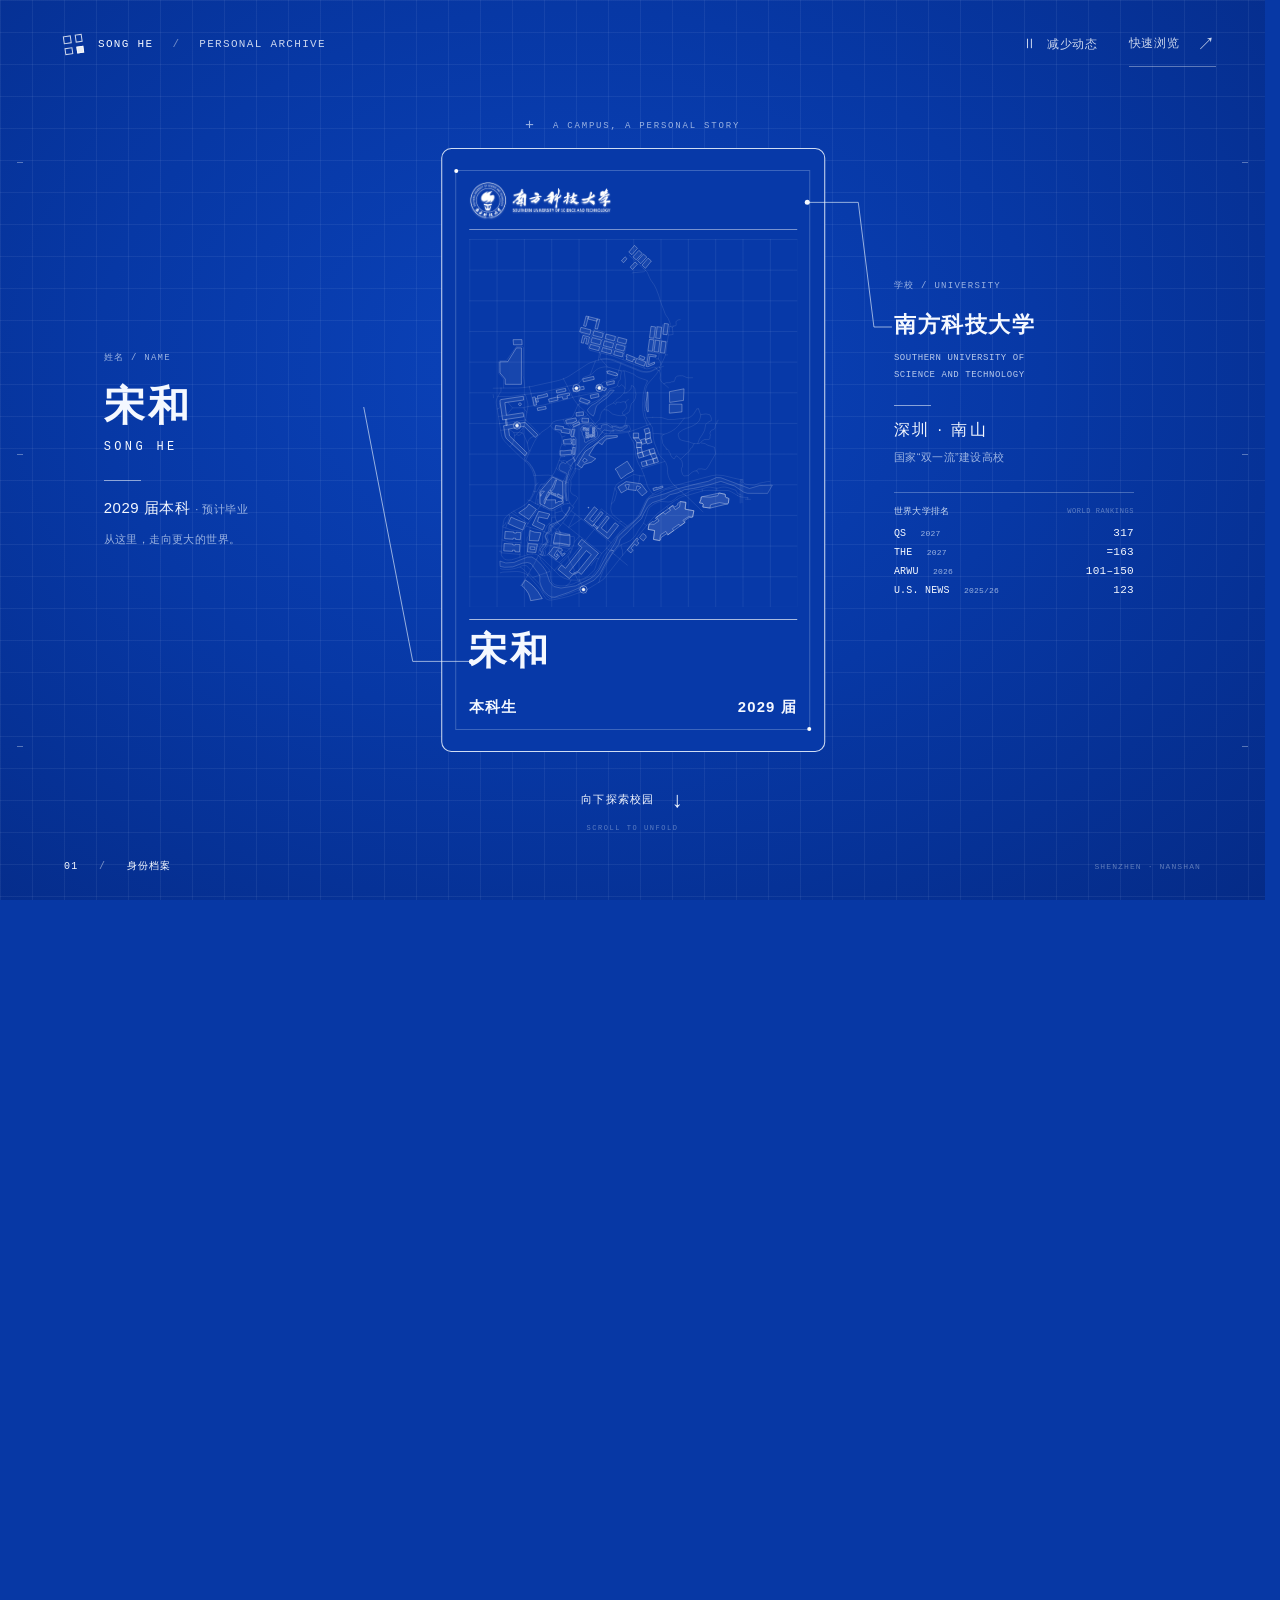
<file: index.html>
<!doctype html>
<html lang="zh-CN">
  <head>
    <meta charset="UTF-8">
    <base href="/demos/blueprint-campus/">
    <link rel="canonical" href="https://moorn.online/">
    <meta name="viewport" content="width=device-width, initial-scale=1.0">
    <meta name="theme-color" content="#0738a5">
    <meta name="description" content="宋和的校园个人档案。从南方科技大学的一张校园卡，走进实习、科研、校园经历与作品集。">
    <title>宋和 · 校园蓝图</title>
    <link rel="icon" href="data:image/svg+xml,%3Csvg xmlns='http://www.w3.org/2000/svg' viewBox='0 0 40 40'%3E%3Crect width='40' height='40' rx='7' fill='%230738a5'/%3E%3Cpath d='M10 10h20v20H10zM20 10v20M10 20h20' fill='none' stroke='white'/%3E%3C/svg%3E">
    <link rel="stylesheet" href="./styles.css">
    <link rel="modulepreload" href="./vendor/three.module.min.js">
    <link rel="modulepreload" href="./vendor/three.core.min.js">
    <link rel="modulepreload" href="./interior-scene.js">
    <link rel="modulepreload" href="./entrance-scene.js">
    <link rel="modulepreload" href="./entrance-anchor.js">
    <link rel="preload" href="./assets/campus-data.json" as="fetch" crossorigin>
    <script type="module" src="./app.js?v=20261004-rooms"></script>
  </head>
  <body>
    <a class="skip-link" href="/#main-content">跳到个人档案</a>

    <header class="site-header">
      <a class="archive-brand" href="../../index.html" aria-label="宋和，返回个人主页">
        <span class="brand-mark" aria-hidden="true"><i></i><i></i><i></i><i></i></span>
        <span>SONG HE <span class="brand-divider">/</span> <span class="brand-caption">PERSONAL ARCHIVE</span></span>
      </a>
      <nav class="header-actions" aria-label="页面选项">
        <button id="motion-toggle" class="text-button" type="button" aria-pressed="false" aria-label="减少页面动态效果"><span class="motion-icon" aria-hidden="true">Ⅱ</span><span class="motion-label">减少动态</span></button>
        <button id="open-summary" class="text-button summary-trigger" type="button">快速浏览 <span aria-hidden="true">↗</span></button>
      </nav>
    </header>

    <main id="main-content">
      <section id="journey" aria-label="从校园卡走进校园">
        <div id="stage">
          <div class="blueprint-grid" aria-hidden="true"></div>
          <div class="edge-reference edge-reference-left" aria-hidden="true"><span></span><span></span><span></span></div>
          <div class="edge-reference edge-reference-right" aria-hidden="true"><span></span><span></span><span></span></div>
          <div id="scene-layer" aria-hidden="true"></div>

          <div id="identity-area">
            <div class="identity-eyebrow"><span class="small-cross" aria-hidden="true">+</span> A CAMPUS, A PERSONAL STORY</div>

            <aside id="personal-note" class="identity-note personal-note">
              <p class="note-eyebrow">姓名 / NAME</p>
              <h1>宋和<span>SONG HE</span></h1>
              <div class="note-separator"></div>
              <p class="graduation">2029 届本科 <span>· 预计毕业</span></p>
              <p class="note-secondary">从这里，走向更大的世界。</p>
            </aside>

            <article id="student-card" aria-label="宋和的南方科技大学本科生校园卡，蓝图样式">
              <div class="card-inner-border" aria-hidden="true"></div>
              <span class="card-node card-node-top" aria-hidden="true"></span>
              <span class="card-node card-node-bottom" aria-hidden="true"></span>
              <div class="card-school">
                <img class="school-logo" src="./assets/sustech-logo.png" alt="南方科技大学校徽及中英文校名" width="433" height="86">
              </div>
              <div class="card-plan-field">
                <img id="card-map" src="./assets/campus-plan.svg" alt="南方科技大学校园俯视蓝图，向下滚动展开" width="1522" height="1914" fetchpriority="high">
              </div>
              <div class="card-holder"><strong>宋和</strong></div>
              <div class="card-student-type"><span>本科生</span><span>2029 届</span></div>
            </article>

            <aside id="school-note" class="identity-note school-note">
              <p class="note-eyebrow">学校 / UNIVERSITY</p>
              <h2>南方科技大学</h2>
              <p class="school-english">SOUTHERN UNIVERSITY OF<br>SCIENCE AND TECHNOLOGY</p>
              <div class="note-separator"></div>
              <p class="school-location">深圳 · 南山</p>
              <p class="note-secondary school-status">国家“双一流”建设高校</p>
              <div class="rankings" aria-label="南方科技大学世界大学排名，各项年份不同">
                <p class="rankings-heading">世界大学排名 <span>WORLD RANKINGS</span></p>
                <dl>
                  <div><dt>QS <span>2027</span></dt><dd>317</dd></div>
                  <div><dt>THE <span>2027</span></dt><dd>=163</dd></div>
                  <div><dt>ARWU <span>2026</span></dt><dd>101–150</dd></div>
                  <div><dt>U.S. NEWS <span>2025/26</span></dt><dd>123</dd></div>
                </dl>
              </div>
            </aside>
            <svg id="identity-lines" xmlns="http://www.w3.org/2000/svg" aria-hidden="true"></svg>
          </div>

          <div id="campus-ui">
            <div id="campus-intro">
              <p class="section-eyebrow">SUSTECH / CAMPUS ATLAS</p>
              <h2>我的经历，<br>在校园里展开。</h2>
              <p>选择一处标记，走进一段经历。</p>
            </div>

            <button id="pin-research" class="landmark" type="button" data-location="research" aria-label="进入工学院南楼，查看科研经历">
              <span class="landmark-node" aria-hidden="true"><i></i></span>
              <span class="landmark-leader" aria-hidden="true"></span>
              <span class="landmark-label"><span class="landmark-category">科研经历 <b aria-hidden="true">↗</b></span><span class="landmark-place">工学院南楼</span></span>
            </button>
            <button id="pin-college" class="landmark" type="button" data-location="college" aria-label="进入学生宿舍15栋，查看校园与书院经历">
              <span class="landmark-node" aria-hidden="true"><i></i></span>
              <span class="landmark-leader" aria-hidden="true"></span>
              <span class="landmark-label"><span class="landmark-category">校园与书院 <b aria-hidden="true">↗</b></span><span class="landmark-place">学生宿舍 15 栋</span></span>
            </button>
            <button id="pin-portfolio" class="landmark" type="button" data-location="portfolio" aria-label="进入学生宿舍11栋，查看作品集">
              <span class="landmark-node" aria-hidden="true"><i></i></span>
              <span class="landmark-leader" aria-hidden="true"></span>
              <span class="landmark-label"><span class="landmark-category">作品集 <b aria-hidden="true">↗</b></span><span class="landmark-place">学生宿舍 11 栋</span></span>
            </button>
            <button id="pin-internship" class="landmark" type="button" data-location="internship" aria-label="从一号门走出校园，查看实习经历">
              <span class="landmark-node" aria-hidden="true"><i></i></span>
              <span class="landmark-leader" aria-hidden="true"></span>
              <span class="landmark-label"><span class="landmark-category">实习经历 <b aria-hidden="true">↗</b></span><span class="landmark-place">一号门 · 走出校园</span></span>
            </button>

            <div id="map-controls" aria-label="校园视角控制">
              <span class="controls-caption">视角</span>
              <button type="button" data-action="rotate-left" aria-label="向左旋转校园"><span aria-hidden="true">↶</span></button>
              <button type="button" data-action="rotate-right" aria-label="向右旋转校园"><span aria-hidden="true">↷</span></button>
              <span class="control-divider" aria-hidden="true"></span>
              <button type="button" data-action="plan">俯视</button>
              <button type="button" data-action="reset">复位</button>
              <button type="button" data-action="identity">回到校园卡</button>
            </div>
            <p class="map-gesture">拖动旋转 · 向上滚动返回</p>
            <p id="map-note">建筑轮廓依据地图绘制；楼高、门位及室内为示意。</p>
            <p class="map-attribution">地图数据 © <a href="https://www.openstreetmap.org/copyright" target="_blank" rel="noopener noreferrer">OpenStreetMap contributors</a></p>
          </div>

          <div id="scroll-cue">
            <button type="button" data-action="explore"><span>向下探索校园</span><span class="scroll-arrow" aria-hidden="true">↓</span></button>
            <span class="scroll-caption">SCROLL TO UNFOLD</span>
          </div>

          <div class="stage-footer">
            <p id="chapter-label">01 <span>/</span> 身份档案</p>
            <p id="scene-status" role="status" aria-live="polite"></p>
            <span class="coordinate-label" aria-hidden="true">SHENZHEN · NANSHAN</span>
          </div>
          <p id="loading-note" role="status">正在展开校园蓝图…</p>
        </div>
      </section>
    </main>

    <section id="detail-view" aria-labelledby="detail-title" hidden>
      <div class="detail-grid" aria-hidden="true"></div>
      <div class="detail-topbar">
        <button id="back-campus" class="text-button" type="button"><span aria-hidden="true">←</span> 返回校园</button>
        <p id="detail-venue">校园 / 工学院南楼 / 科研经历</p>
      </div>
      <div class="detail-content">
        <div class="drawing-register" aria-hidden="true"><span id="detail-drawing">01 / LABORATORY</span><span>SONG HE</span></div>
        <p id="detail-kicker" class="section-eyebrow">RESEARCH LOG / 01</p>
        <h2 id="detail-title">马昱欣<br>实验室</h2>
        <p id="detail-subtitle">可视化方向</p>
        <div class="detail-rule" aria-hidden="true"><i></i></div>
        <div id="detail-body"></div>
        <nav class="detail-navigation" aria-label="探索其他经历">
          <button type="button" data-location="internship">实习经历 <span aria-hidden="true">↗</span></button>
          <button type="button" data-location="research">科研经历 <span aria-hidden="true">↗</span></button>
          <button type="button" data-location="college">校园与书院 <span aria-hidden="true">↗</span></button>
          <button type="button" data-location="portfolio">作品集 <span aria-hidden="true">↗</span></button>
        </nav>
      </div>
      <div class="scene-register" aria-hidden="true"><span id="scene-register-number">01</span><div><strong id="scene-register-title">可视化实验室</strong><small id="scene-register-caption">LABORATORY / RESEARCH</small></div></div>
      <p class="detail-scene-note">空间为蓝图示意</p>
    </section>

    <dialog id="quick-view" aria-labelledby="quick-title">
      <button id="close-summary" class="icon-button" type="button" aria-label="关闭快速浏览">×</button>
      <p class="section-eyebrow">SONG HE / PERSONAL ARCHIVE</p>
      <h2 id="quick-title">宋和</h2>
      <p class="quick-identity">南方科技大学 · 2029 届本科（预计）</p>
      <p class="quick-intro">实习、科研与校园生活，构成我的大学经历。目标岗位：AI 产品经理。</p>
      <nav class="quick-chapters" aria-label="直接查看经历">
        <button type="button" data-location="internship"><span><strong>实习经历</strong><small>众白科技 · 深圳进化酒馆黑客松筹备</small></span><span aria-hidden="true">↗</span></button>
        <button type="button" data-location="research"><span><strong>科研经历</strong><small>马昱欣实验室 · 此前：脑-机器人实验室</small></span><span aria-hidden="true">↗</span></button>
        <button type="button" data-location="college"><span><strong>校园与书院</strong><small>树仁书院学生会 · 学生互助工作组 · 校园提案一等奖</small></span><span aria-hidden="true">↗</span></button>
        <button type="button" data-location="portfolio"><span><strong>作品集</strong><small>EchoNote Lecture · Liquid Deadline · 树仁搭子 · MarkPDF · Hard Nest</small></span><span aria-hidden="true">↗</span></button>
      </nav>
      <div class="quick-links"><a href="../../work.html">案例详情 <span aria-hidden="true">↗</span></a><a href="../../education.html">全部经历 <span aria-hidden="true">↗</span></a><a href="../../contact.html">联系我 <span aria-hidden="true">↗</span></a></div>
    </dialog>
    <noscript><div class="noscript-note">校园漫游需要启用 JavaScript。你也可以直接<a href="../../work.html">查看我的作品</a>。</div></noscript>
  </body>
</html>
</file>
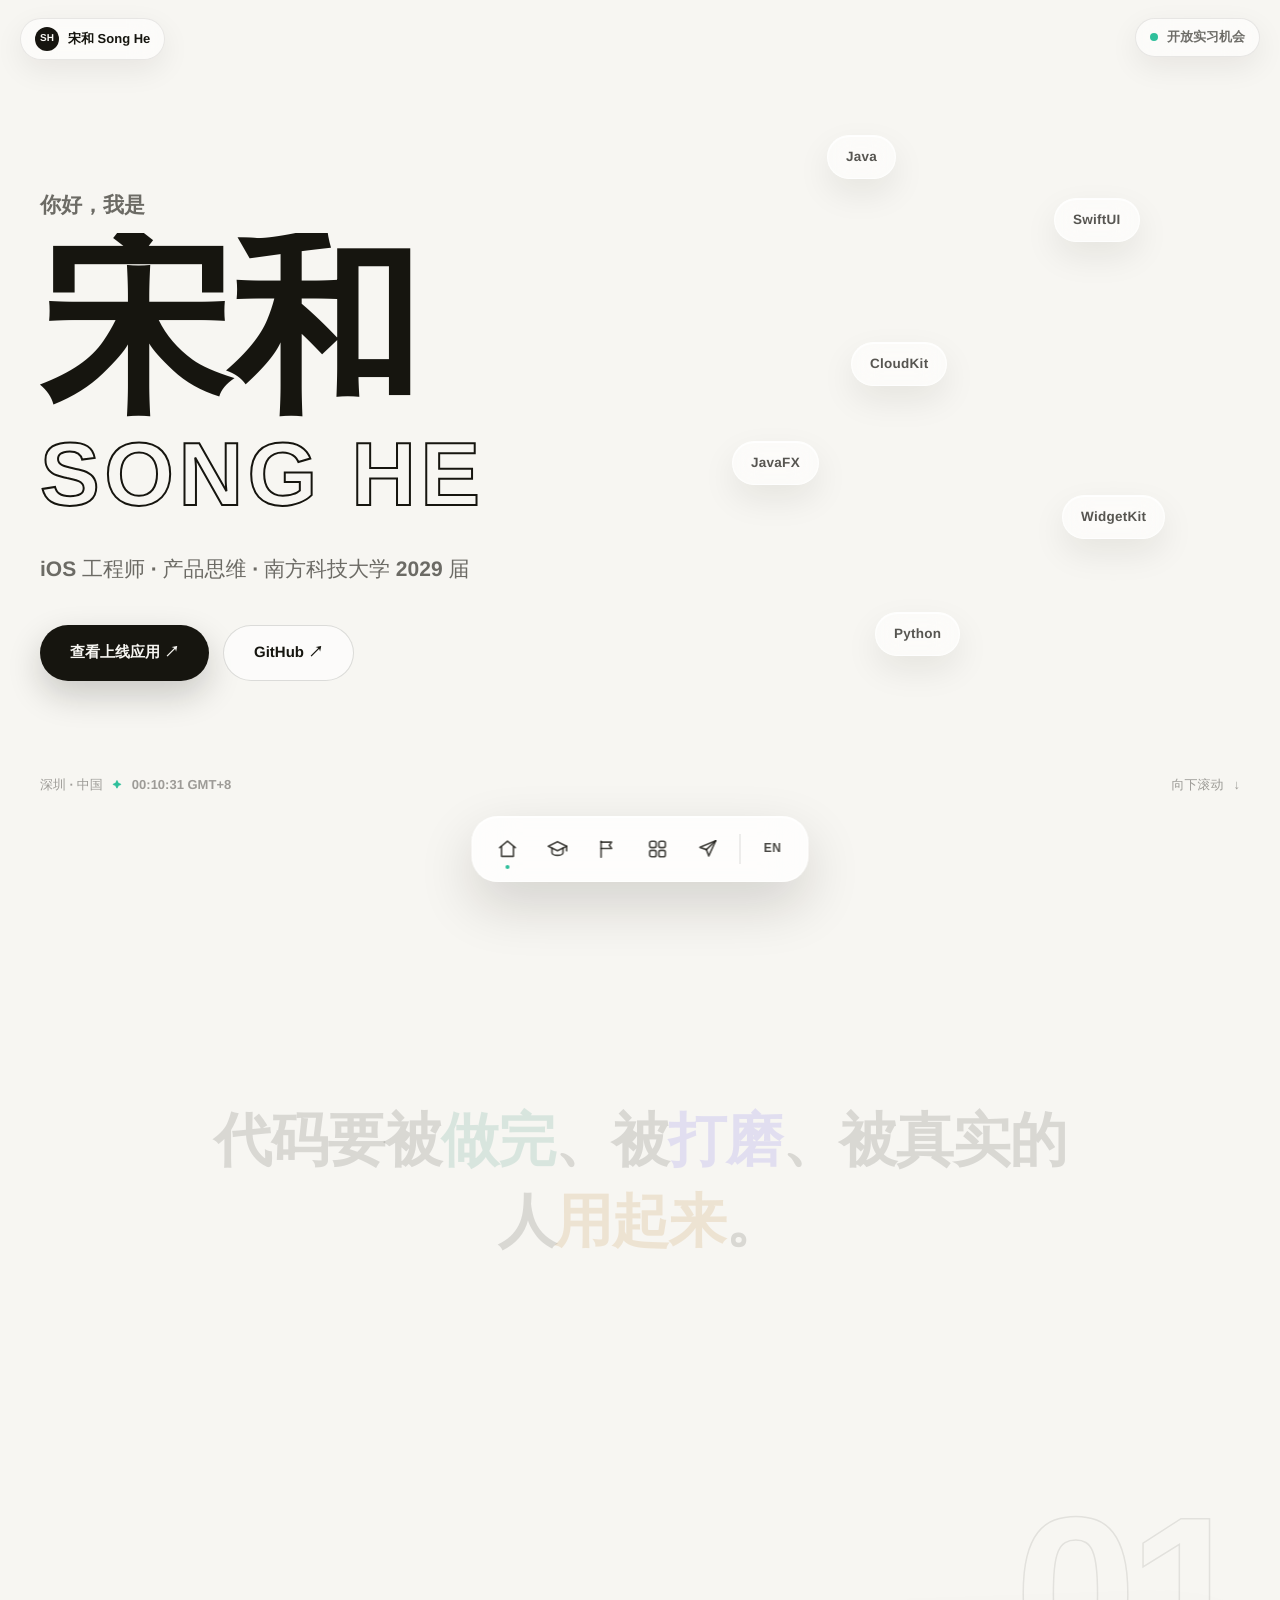
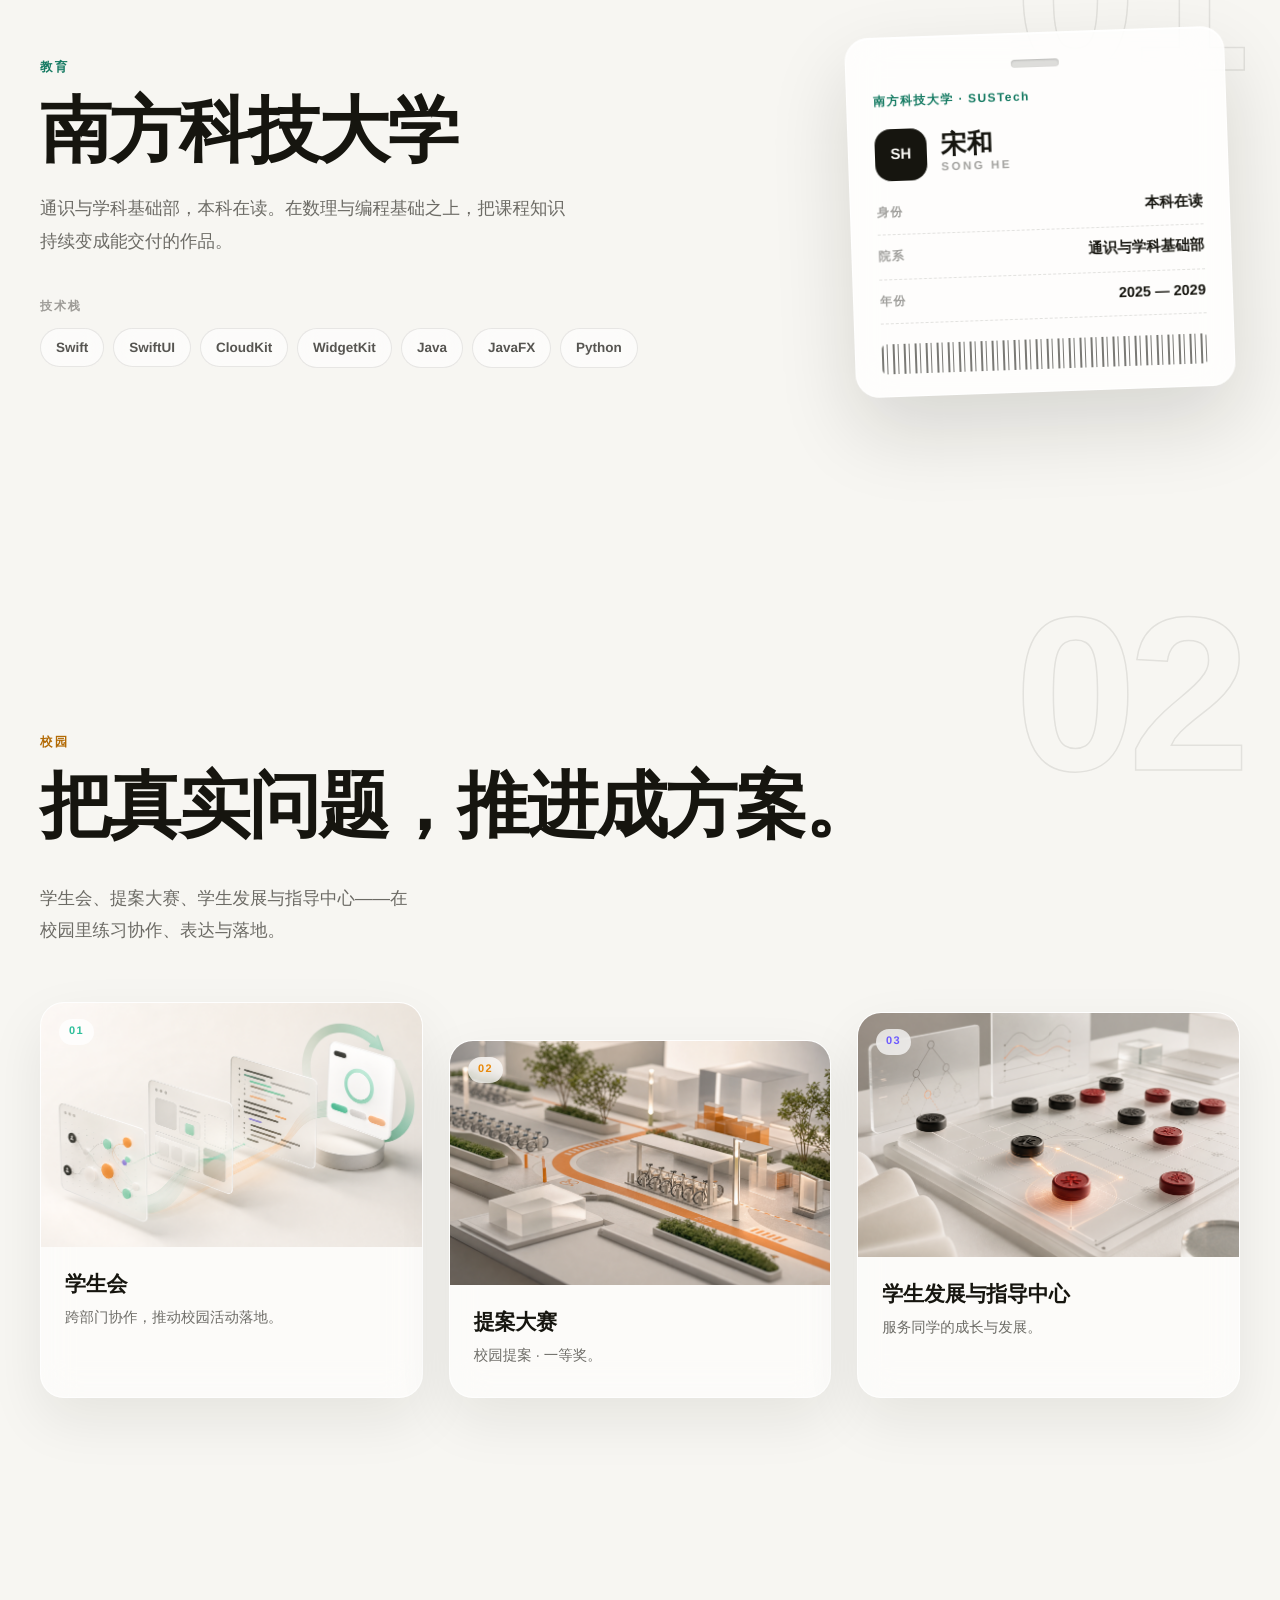
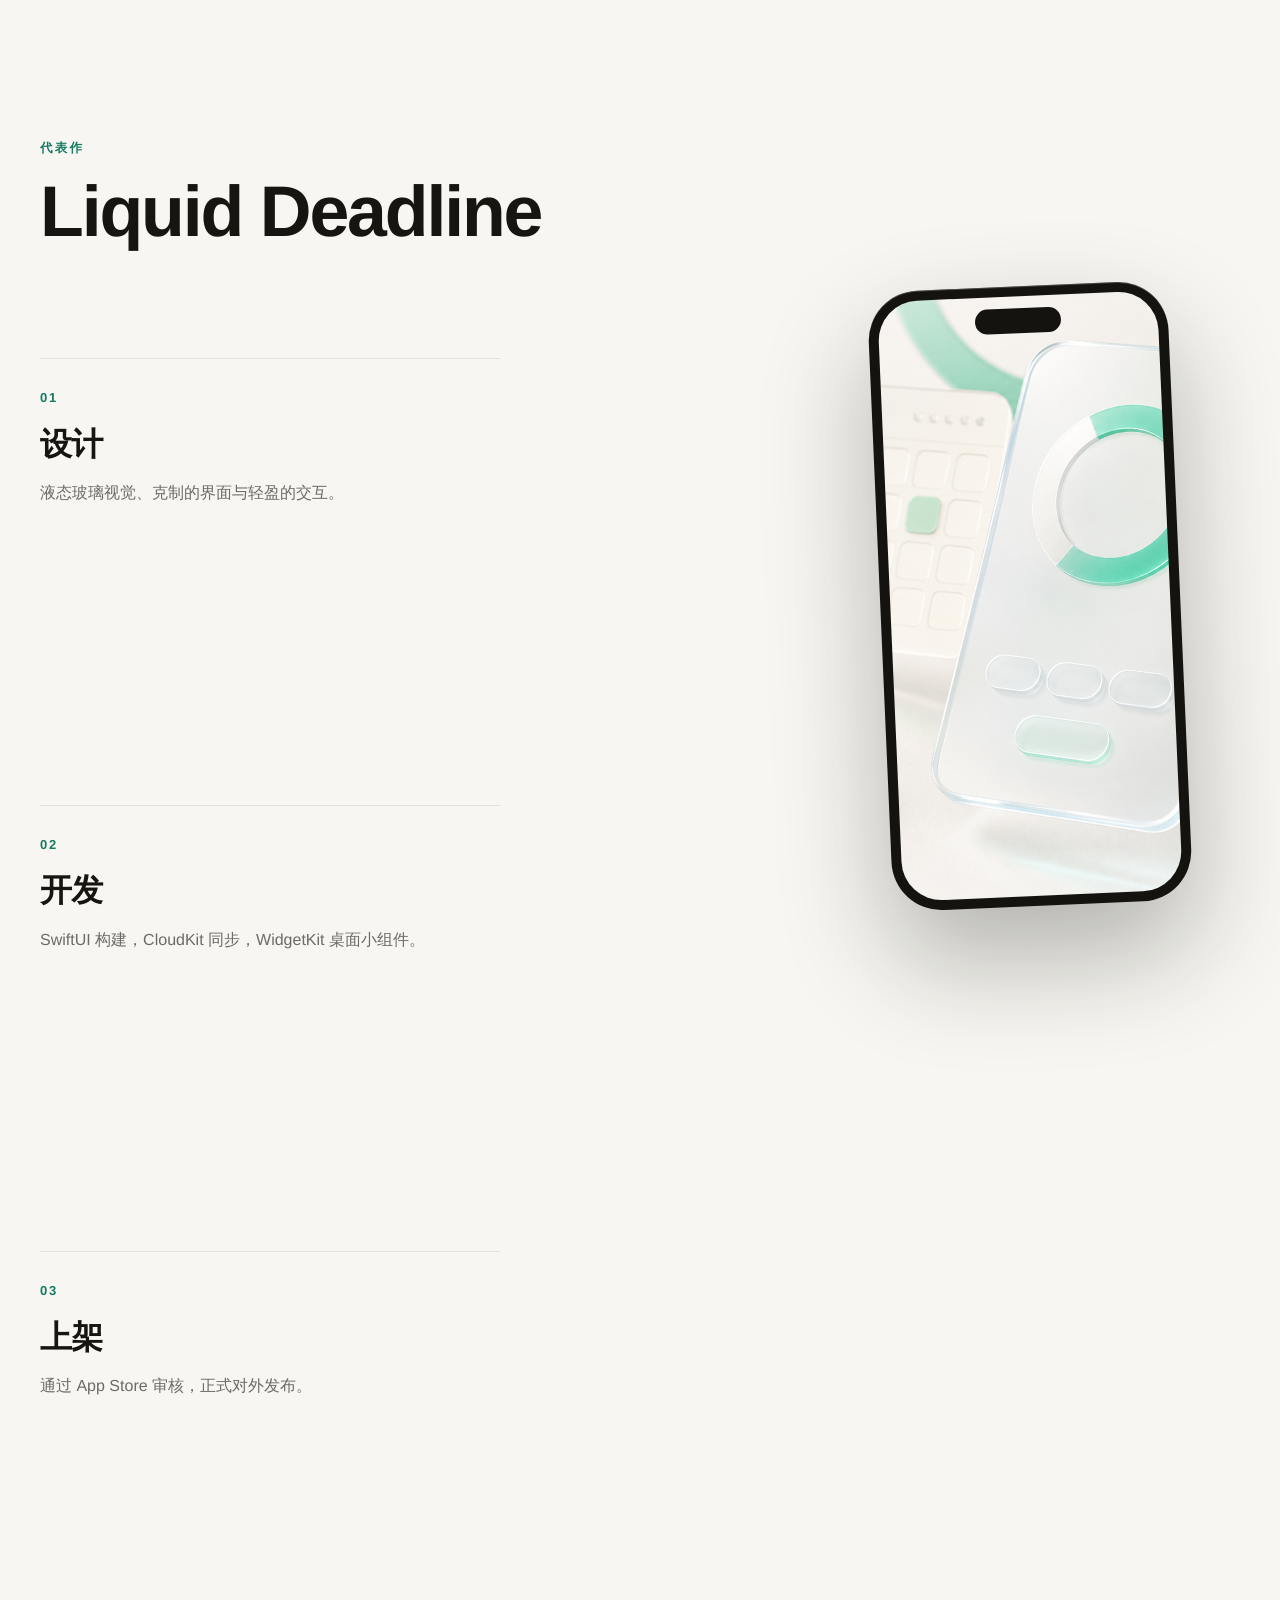
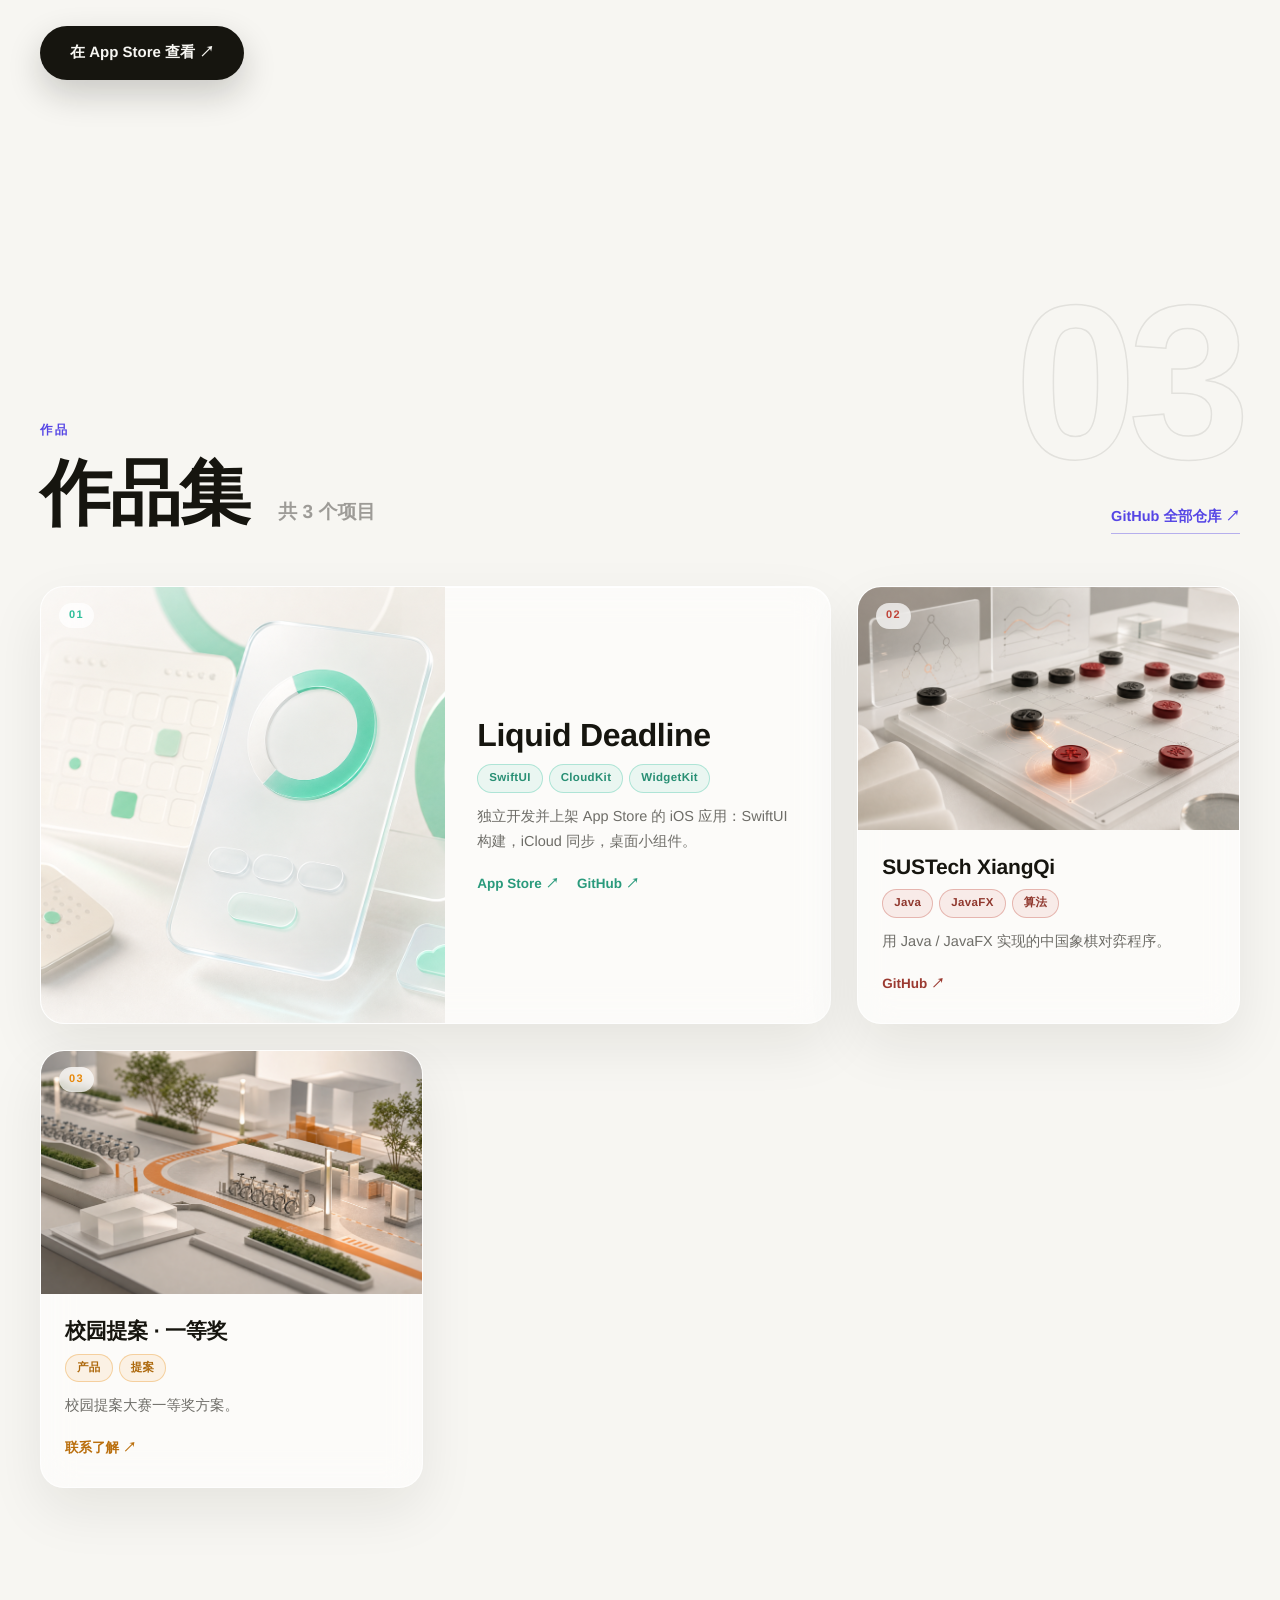
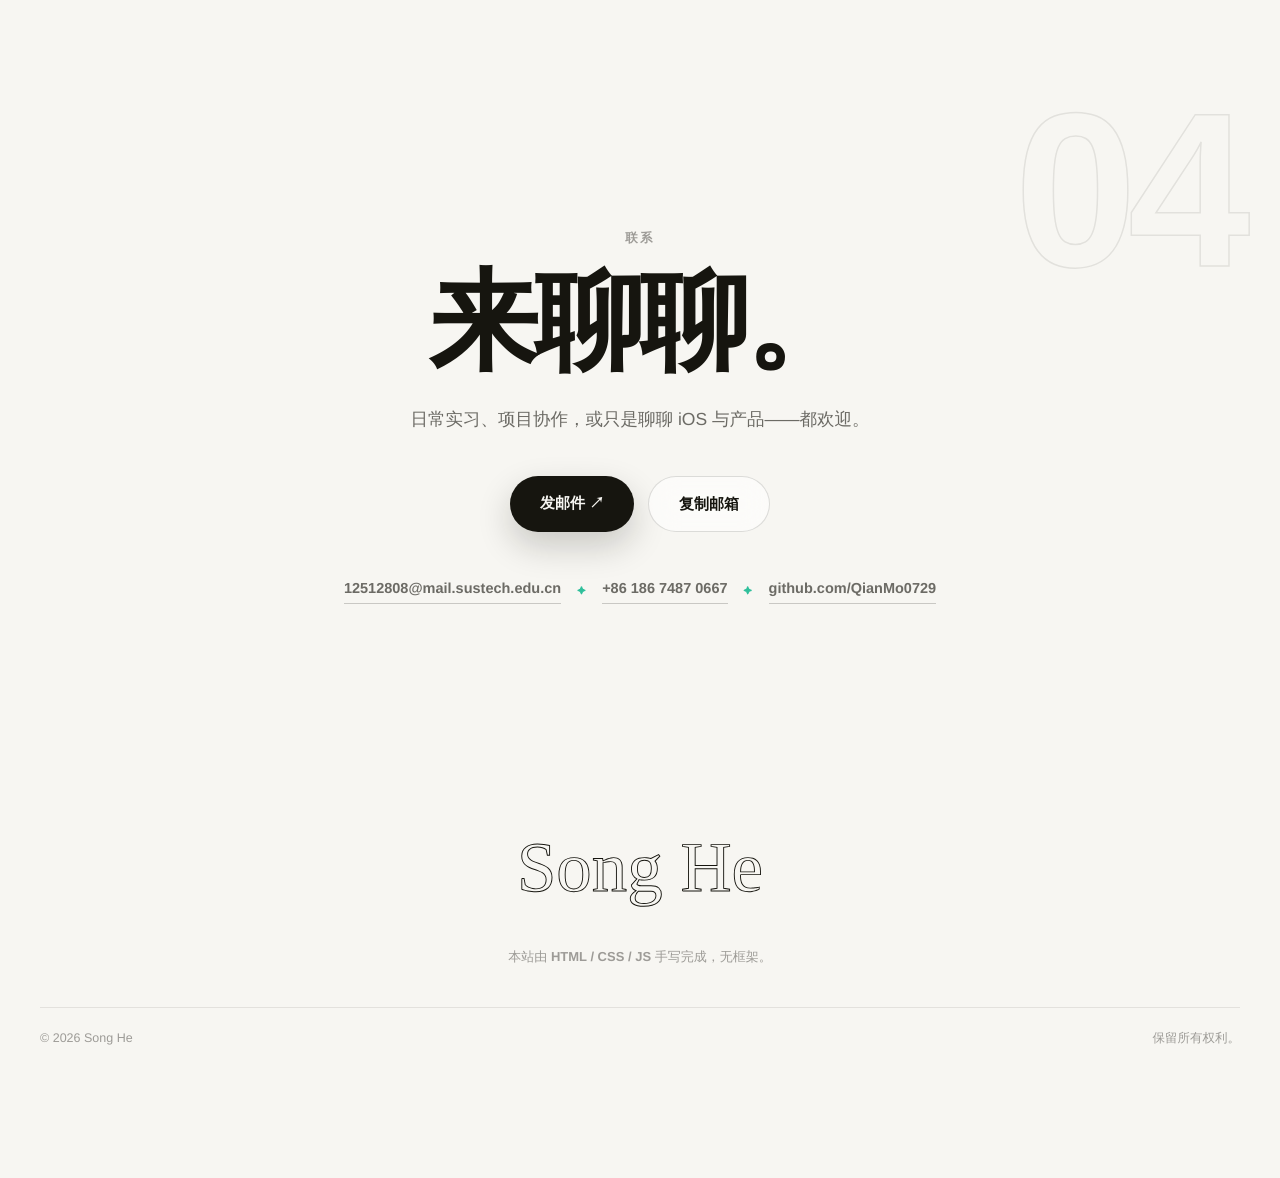
<file: backup-20260814/index.html>
<!doctype html>
<html lang="zh-CN">
  <head>
    <meta charset="utf-8" />
    <meta name="viewport" content="width=device-width, initial-scale=1" />
    <title>宋和 | iOS Product Engineer</title>
    <meta
      name="description"
      content="宋和的个人简历网站：iOS 产品工程、SwiftUI、CloudKit、WidgetKit、算法与真实项目经历。"
    />
    <meta property="og:title" content="宋和 | iOS Product Engineer" />
    <meta
      property="og:description"
      content="宋和的个人简历网站：iOS 产品工程、SwiftUI、CloudKit、WidgetKit、算法与真实项目经历。"
    />
    <meta property="og:type" content="website" />
    <link
      rel="icon"
      href="data:image/svg+xml,%3Csvg xmlns='http://www.w3.org/2000/svg' viewBox='0 0 100 100'%3E%3Crect width='100' height='100' rx='24' fill='%2316150F'/%3E%3Ctext x='50' y='68' font-size='50' text-anchor='middle' fill='%23F7F6F2' font-family='sans-serif' font-weight='700'%3E宋%3C/text%3E%3C/svg%3E"
    />
    <script>
      document.documentElement.classList.add("js");
    </script>
    <link rel="stylesheet" href="styles.css?v=20260814-aurora-1" />
  </head>
  <body>
    <a class="skip-link" href="#top" data-i18n="skipLink">跳到主体内容</a>

    <div class="aurora" aria-hidden="true">
      <div class="blob b1"></div>
      <div class="blob b2"></div>
      <div class="blob b3"></div>
    </div>

    <a class="chip brand-chip" href="#home">
      <span class="brand-dot">SH</span>
      <span>宋和 Song He</span>
    </a>
    <div class="chip status-chip" role="status">
      <span class="status-dot" aria-hidden="true"></span>
      <span data-i18n="statusPill">开放实习机会</span>
    </div>

    <nav class="dock" data-dock aria-label="主导航">
      <a class="dock-item" href="#home" data-spy="home">
        <svg viewBox="0 0 24 24" aria-hidden="true">
          <path d="M3.5 10.5 12 3.5l8.5 7" />
          <path d="M5.5 9.5V20h13V9.5" />
        </svg>
        <span class="dock-label" data-i18n="dockHome">首页</span>
      </a>
      <a class="dock-item" href="#education" data-spy="education">
        <svg viewBox="0 0 24 24" aria-hidden="true">
          <path d="M12 4 22 9l-10 5L2 9l10-5Z" />
          <path d="M6 11.3V16c0 1.6 2.7 3 6 3s6-1.4 6-3v-4.7" />
          <path d="M22 9v5" />
        </svg>
        <span class="dock-label" data-i18n="dockEducation">教育</span>
      </a>
      <a class="dock-item" href="#campus" data-spy="campus">
        <svg viewBox="0 0 24 24" aria-hidden="true">
          <path d="M5 21V3.5" />
          <path d="M5 4.5h11.5L14 8l2.5 3.5H5" />
        </svg>
        <span class="dock-label" data-i18n="dockCampus">校园</span>
      </a>
      <a class="dock-item" href="#work" data-spy="work">
        <svg viewBox="0 0 24 24" aria-hidden="true">
          <rect x="3.5" y="3.5" width="7" height="7" rx="2" />
          <rect x="13.5" y="3.5" width="7" height="7" rx="2" />
          <rect x="3.5" y="13.5" width="7" height="7" rx="2" />
          <rect x="13.5" y="13.5" width="7" height="7" rx="2" />
        </svg>
        <span class="dock-label" data-i18n="dockWork">作品</span>
      </a>
      <a class="dock-item" href="#contact" data-spy="contact">
        <svg viewBox="0 0 24 24" aria-hidden="true">
          <path d="M21 3 3.8 10.2l7 2.5 2.6 6.9L21 3Z" />
          <path d="M10.8 12.7 21 3" />
        </svg>
        <span class="dock-label" data-i18n="dockContact">联系</span>
      </a>
      <span class="dock-sep" aria-hidden="true"></span>
      <button class="dock-item dock-lang" type="button" data-lang-toggle aria-label="Switch language">
        <span data-lang-current>EN</span>
        <span class="dock-label" data-i18n="dockLang">语言</span>
      </button>
    </nav>

    <main id="top">
      <section class="hero" id="home" data-hero>
        <div class="hero-inner">
          <p class="hero-hello"><span data-i18n="heroHello">你好，我是</span></p>
          <h1 class="hero-name">
            <span class="mask"><span class="line line-zh">宋和</span></span>
            <span class="mask"><span class="line line-en">SONG HE</span></span>
          </h1>
          <p class="hero-role" data-i18n="heroRole">iOS 工程师 · 产品思维 · 南方科技大学 2029 届</p>
          <div class="hero-cta">
            <a
              class="btn btn-dark"
              href="https://apps.apple.com/us/app/liquid-deadline/id6760516153"
              target="_blank"
              rel="noreferrer"
              data-i18n="ctaApp"
              >查看上线应用 ↗</a
            >
            <a class="btn btn-ghost" href="https://github.com/QianMo0729" target="_blank" rel="noreferrer"
              >GitHub ↗</a
            >
          </div>
        </div>
        <div class="float-chips" aria-hidden="true">
          <span class="f-chip" data-depth="1.2" style="--ft: 7s; top: 22%; right: 11%"><i>SwiftUI</i></span>
          <span class="f-chip" data-depth="0.6" style="--ft: 9s; top: 15%; right: 30%"><i>Java</i></span>
          <span class="f-chip" data-depth="0.8" style="--ft: 8s; top: 38%; right: 26%"><i>CloudKit</i></span>
          <span class="f-chip" data-depth="1" style="--ft: 6.4s; top: 55%; right: 9%"><i>WidgetKit</i></span>
          <span class="f-chip" data-depth="0.5" style="--ft: 8.6s; top: 49%; right: 36%"><i>JavaFX</i></span>
          <span class="f-chip" data-depth="0.9" style="--ft: 7.6s; top: 68%; right: 25%"><i>Python</i></span>
        </div>
        <div class="hero-baseline">
          <p>
            <span data-i18n="heroLoc">深圳 · 中国</span>
            <span class="baseline-sep" aria-hidden="true">✦</span>
            <span><span data-clock>--:--:--</span> GMT+8</span>
          </p>
          <p class="baseline-hint"><span data-i18n="heroHint">向下滚动</span> ↓</p>
        </div>
      </section>

      <section class="kinetic" data-kinetic>
        <p class="kinetic-text" data-kinetic-text aria-label="代码要被做完、被打磨、被真实的人用起来。"></p>
      </section>

      <section class="section education" id="education">
        <span class="sec-num" aria-hidden="true">01</span>
        <div class="section-inner">
          <div class="edu-grid">
            <div class="edu-copy">
              <p class="kicker" data-rise data-i18n="eduKicker">教育</p>
              <h2 class="sec-title" data-rise data-delay="1" data-i18n="eduTitle">南方科技大学</h2>
              <p class="sec-note" data-rise data-delay="2" data-i18n="eduNote">
                通识与学科基础部，本科在读。在数理与编程基础之上，把课程知识持续变成能交付的作品。
              </p>
              <p class="stack-label" data-rise data-delay="3" data-i18n="eduStackLabel">技术栈</p>
              <div class="chip-row" data-rise data-delay="3">
                <span>Swift</span>
                <span>SwiftUI</span>
                <span>CloudKit</span>
                <span>WidgetKit</span>
                <span>Java</span>
                <span>JavaFX</span>
                <span>Python</span>
              </div>
            </div>
            <div class="id-wrap" data-rise data-delay="2">
              <div class="id-card" data-holo>
                <span class="id-slot" aria-hidden="true"></span>
                <p class="id-uni">南方科技大学 · SUSTech</p>
                <div class="id-person">
                  <span class="id-mark" aria-hidden="true">SH</span>
                  <div>
                    <strong>宋和</strong>
                    <span>SONG HE</span>
                  </div>
                </div>
                <dl class="id-rows">
                  <div>
                    <dt data-i18n="idField1">身份</dt>
                    <dd data-i18n="idRole">本科在读</dd>
                  </div>
                  <div>
                    <dt data-i18n="idField2">院系</dt>
                    <dd data-i18n="idDept">通识与学科基础部</dd>
                  </div>
                  <div>
                    <dt data-i18n="idField3">年份</dt>
                    <dd>2025 — 2029</dd>
                  </div>
                </dl>
                <span class="id-bar" aria-hidden="true"></span>
              </div>
            </div>
          </div>
        </div>
      </section>

      <section class="section campus" id="campus">
        <span class="sec-num" aria-hidden="true">02</span>
        <div class="section-inner">
          <p class="kicker" data-rise data-i18n="campusKicker">校园</p>
          <div class="sec-head">
            <h2 class="sec-title" data-rise data-delay="1" data-i18n="campusTitle">把真实问题，推进成方案。</h2>
            <p class="sec-note" data-rise data-delay="2" data-i18n="campusNote">
              学生会、提案大赛、学生发展与指导中心——在校园里练习协作、表达与落地。
            </p>
          </div>
          <div class="campus-grid">
            <article class="card" data-rise style="--accent: #2fbf9b">
              <div class="card-media" style="background-image: url('assets/product-capability-card.png')">
                <span class="card-no">01</span>
              </div>
              <div class="card-body">
                <h3 data-i18n="campusC1Title">学生会</h3>
                <p data-i18n="campusC1Desc">跨部门协作，推动校园活动落地。</p>
              </div>
            </article>
            <article class="card" data-rise data-delay="1" style="--accent: #e8890c">
              <div class="card-media" style="background-image: url('assets/campus-proposal-card.png')">
                <span class="card-no">02</span>
              </div>
              <div class="card-body">
                <h3 data-i18n="campusC2Title">提案大赛</h3>
                <p data-i18n="campusC2Desc">校园提案 · 一等奖。</p>
              </div>
            </article>
            <article class="card" data-rise data-delay="2" style="--accent: #6e5bff">
              <div class="card-media" style="background-image: url('assets/xiangqi-card.png')">
                <span class="card-no">03</span>
              </div>
              <div class="card-body">
                <h3 data-i18n="campusC3Title">学生发展与指导中心</h3>
                <p data-i18n="campusC3Desc">服务同学的成长与发展。</p>
              </div>
            </article>
          </div>
        </div>
      </section>

      <section class="section showcase" data-showcase>
        <div class="section-inner">
          <p class="kicker" data-rise data-i18n="showKicker">代表作</p>
          <h2 class="sec-title" data-rise data-delay="1">Liquid Deadline</h2>
          <div class="show-grid">
            <div class="show-steps">
              <div class="step" data-step="1">
                <span class="step-no">01</span>
                <h3 data-i18n="showS1T">设计</h3>
                <p data-i18n="showS1D">液态玻璃视觉、克制的界面与轻盈的交互。</p>
              </div>
              <div class="step" data-step="2">
                <span class="step-no">02</span>
                <h3 data-i18n="showS2T">开发</h3>
                <p data-i18n="showS2D">SwiftUI 构建，CloudKit 同步，WidgetKit 桌面小组件。</p>
              </div>
              <div class="step" data-step="3">
                <span class="step-no">03</span>
                <h3 data-i18n="showS3T">上架</h3>
                <p data-i18n="showS3D">通过 App Store 审核，正式对外发布。</p>
              </div>
              <a
                class="btn btn-dark show-link"
                href="https://apps.apple.com/us/app/liquid-deadline/id6760516153"
                target="_blank"
                rel="noreferrer"
                data-rise
                data-i18n="showLink"
                >在 App Store 查看 ↗</a
              >
            </div>
            <div class="phone-col">
              <div class="phone-sticky" data-rise data-delay="1">
                <div class="phone-tilt" data-phone-tilt>
                  <div class="phone">
                    <span class="phone-island" aria-hidden="true"></span>
                    <div
                      class="phone-screen"
                      style="background-image: url('assets/liquid-deadline-card.png')"
                    ></div>
                  </div>
                </div>
              </div>
            </div>
          </div>
        </div>
      </section>

      <section class="section work" id="work">
        <span class="sec-num" aria-hidden="true">03</span>
        <div class="section-inner">
          <p class="kicker" data-rise data-i18n="workKicker">作品</p>
          <div class="work-head">
            <h2 class="sec-title" data-rise data-delay="1">
              <span data-i18n="workTitle">作品集</span>
              <span class="work-count" data-project-count></span>
            </h2>
            <a
              class="work-all"
              href="https://github.com/QianMo0729"
              target="_blank"
              rel="noreferrer"
              data-rise
              data-delay="2"
              data-i18n="workAll"
              >GitHub 全部仓库 ↗</a
            >
          </div>
          <div class="bento" data-projects-grid>
            <noscript>
              <p>
                作品列表需要 JavaScript。也可以直接访问
                <a href="https://github.com/QianMo0729">github.com/QianMo0729</a> 或
                <a href="https://apps.apple.com/us/app/liquid-deadline/id6760516153">App Store 上的 Liquid Deadline</a>。
              </p>
            </noscript>
          </div>
        </div>
      </section>

      <section class="section contact" id="contact">
        <span class="sec-num" aria-hidden="true">04</span>
        <div class="section-inner contact-inner">
          <p class="kicker" data-rise data-i18n="contactKicker">联系</p>
          <h2 class="sec-title contact-title" data-rise data-delay="1" data-i18n="contactTitle">来聊聊。</h2>
          <p class="sec-note contact-note" data-rise data-delay="2" data-i18n="contactNote">
            日常实习、项目协作，或只是聊聊 iOS 与产品——都欢迎。
          </p>
          <div class="contact-actions" data-rise data-delay="3">
            <a class="btn btn-dark" href="mailto:12512808@mail.sustech.edu.cn" data-i18n="contactMail">发邮件 ↗</a>
            <button class="btn btn-ghost" type="button" data-copy-email data-i18n="contactCopy">复制邮箱</button>
          </div>
          <address class="contact-lines" data-rise data-delay="4">
            <a href="mailto:12512808@mail.sustech.edu.cn">12512808@mail.sustech.edu.cn</a>
            <span aria-hidden="true">✦</span>
            <a href="tel:+8618674870667">+86 186 7487 0667</a>
            <span aria-hidden="true">✦</span>
            <a href="https://github.com/QianMo0729" target="_blank" rel="noreferrer">github.com/QianMo0729</a>
          </address>
        </div>
      </section>
    </main>

    <footer class="site-footer">
      <svg class="signature" data-signature viewBox="0 0 640 190" aria-hidden="true">
        <text class="sig-text" x="50%" y="62%" text-anchor="middle">Song He</text>
      </svg>
      <p class="foot-note" data-i18n="footNote">本站由 HTML / CSS / JS 手写完成，无框架。</p>
      <div class="foot-meta">
        <span>© <span data-year>2026</span> Song He</span>
        <span data-i18n="footRights">保留所有权利。</span>
      </div>
    </footer>

    <script src="script.js?v=20260814-aurora-1"></script>
  </body>
</html>
</file>
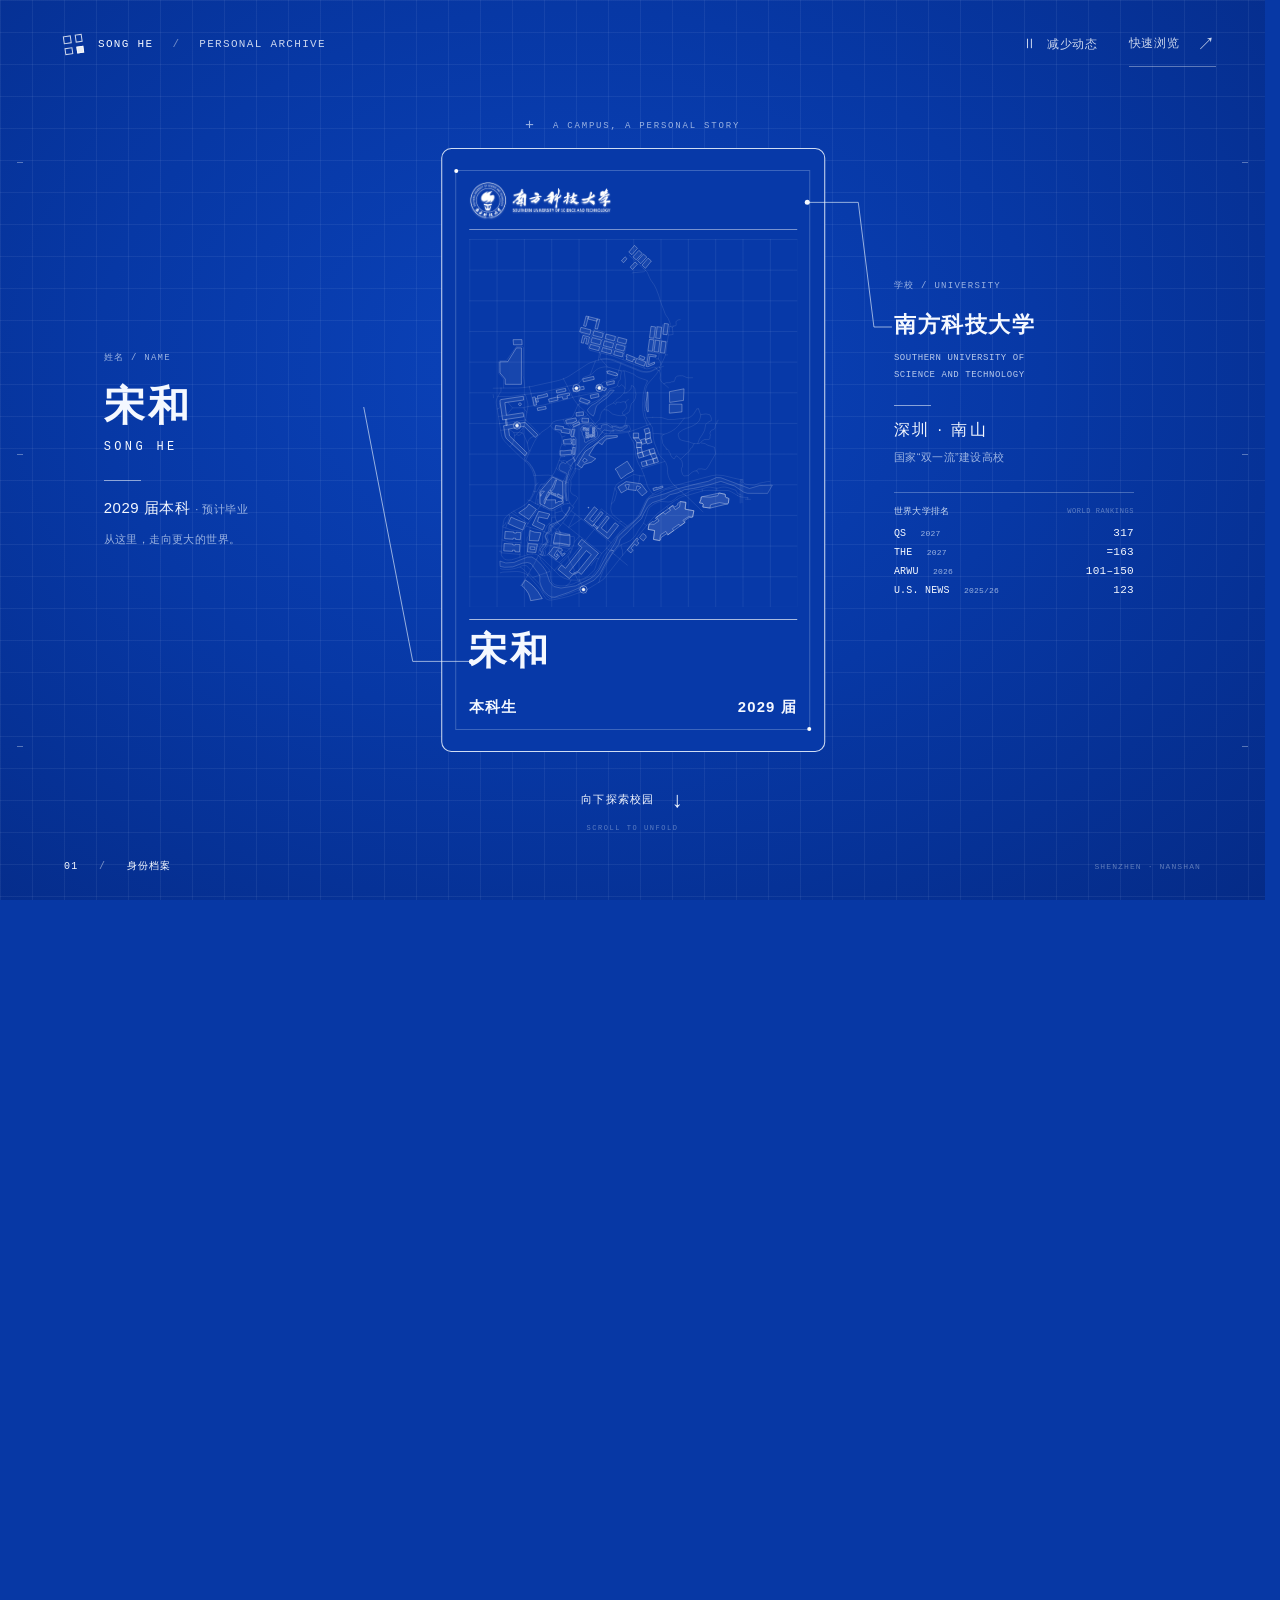
<file: demos/blueprint-campus/index.html>
<!doctype html>
<html lang="zh-CN">
  <head>
    <meta charset="UTF-8">
    <meta name="viewport" content="width=device-width, initial-scale=1.0">
    <meta name="theme-color" content="#0738a5">
    <meta name="description" content="宋和的校园个人档案。从南方科技大学的一张校园卡，走进实习、科研、校园经历与作品集。">
    <title>宋和 · 校园蓝图</title>
    <link rel="icon" href="data:image/svg+xml,%3Csvg xmlns='http://www.w3.org/2000/svg' viewBox='0 0 40 40'%3E%3Crect width='40' height='40' rx='7' fill='%230738a5'/%3E%3Cpath d='M10 10h20v20H10zM20 10v20M10 20h20' fill='none' stroke='white'/%3E%3C/svg%3E">
    <link rel="stylesheet" href="./styles.css">
    <link rel="modulepreload" href="./vendor/three.module.min.js">
    <link rel="modulepreload" href="./vendor/three.core.min.js">
    <link rel="modulepreload" href="./interior-scene.js">
    <link rel="modulepreload" href="./entrance-scene.js">
    <link rel="modulepreload" href="./entrance-anchor.js">
    <link rel="preload" href="./assets/campus-data.json" as="fetch" crossorigin>
    <script type="module" src="./app.js?v=20261004-rooms"></script>
  </head>
  <body>
    <a class="skip-link" href="#main-content">跳到个人档案</a>

    <header class="site-header">
      <a class="archive-brand" href="../../index.html" aria-label="宋和，返回个人主页">
        <span class="brand-mark" aria-hidden="true"><i></i><i></i><i></i><i></i></span>
        <span>SONG HE <span class="brand-divider">/</span> <span class="brand-caption">PERSONAL ARCHIVE</span></span>
      </a>
      <nav class="header-actions" aria-label="页面选项">
        <button id="motion-toggle" class="text-button" type="button" aria-pressed="false" aria-label="减少页面动态效果"><span class="motion-icon" aria-hidden="true">Ⅱ</span><span class="motion-label">减少动态</span></button>
        <button id="open-summary" class="text-button summary-trigger" type="button">快速浏览 <span aria-hidden="true">↗</span></button>
      </nav>
    </header>

    <main id="main-content">
      <section id="journey" aria-label="从校园卡走进校园">
        <div id="stage">
          <div class="blueprint-grid" aria-hidden="true"></div>
          <div class="edge-reference edge-reference-left" aria-hidden="true"><span></span><span></span><span></span></div>
          <div class="edge-reference edge-reference-right" aria-hidden="true"><span></span><span></span><span></span></div>
          <div id="scene-layer" aria-hidden="true"></div>

          <div id="identity-area">
            <div class="identity-eyebrow"><span class="small-cross" aria-hidden="true">+</span> A CAMPUS, A PERSONAL STORY</div>

            <aside id="personal-note" class="identity-note personal-note">
              <p class="note-eyebrow">姓名 / NAME</p>
              <h1>宋和<span>SONG HE</span></h1>
              <div class="note-separator"></div>
              <p class="graduation">2029 届本科 <span>· 预计毕业</span></p>
              <p class="note-secondary">从这里，走向更大的世界。</p>
            </aside>

            <article id="student-card" aria-label="宋和的南方科技大学本科生校园卡，蓝图样式">
              <div class="card-inner-border" aria-hidden="true"></div>
              <span class="card-node card-node-top" aria-hidden="true"></span>
              <span class="card-node card-node-bottom" aria-hidden="true"></span>
              <div class="card-school">
                <img class="school-logo" src="./assets/sustech-logo.png" alt="南方科技大学校徽及中英文校名" width="433" height="86">
              </div>
              <div class="card-plan-field">
                <img id="card-map" src="./assets/campus-plan.svg" alt="南方科技大学校园俯视蓝图，向下滚动展开" width="1522" height="1914" fetchpriority="high">
              </div>
              <div class="card-holder"><strong>宋和</strong></div>
              <div class="card-student-type"><span>本科生</span><span>2029 届</span></div>
            </article>

            <aside id="school-note" class="identity-note school-note">
              <p class="note-eyebrow">学校 / UNIVERSITY</p>
              <h2>南方科技大学</h2>
              <p class="school-english">SOUTHERN UNIVERSITY OF<br>SCIENCE AND TECHNOLOGY</p>
              <div class="note-separator"></div>
              <p class="school-location">深圳 · 南山</p>
              <p class="note-secondary school-status">国家“双一流”建设高校</p>
              <div class="rankings" aria-label="南方科技大学世界大学排名，各项年份不同">
                <p class="rankings-heading">世界大学排名 <span>WORLD RANKINGS</span></p>
                <dl>
                  <div><dt>QS <span>2027</span></dt><dd>317</dd></div>
                  <div><dt>THE <span>2027</span></dt><dd>=163</dd></div>
                  <div><dt>ARWU <span>2026</span></dt><dd>101–150</dd></div>
                  <div><dt>U.S. NEWS <span>2025/26</span></dt><dd>123</dd></div>
                </dl>
              </div>
            </aside>
            <svg id="identity-lines" xmlns="http://www.w3.org/2000/svg" aria-hidden="true"></svg>
          </div>

          <div id="campus-ui">
            <div id="campus-intro">
              <p class="section-eyebrow">SUSTECH / CAMPUS ATLAS</p>
              <h2>我的经历，<br>在校园里展开。</h2>
              <p>选择一处标记，走进一段经历。</p>
            </div>

            <button id="pin-research" class="landmark" type="button" data-location="research" aria-label="进入工学院南楼，查看科研经历">
              <span class="landmark-node" aria-hidden="true"><i></i></span>
              <span class="landmark-leader" aria-hidden="true"></span>
              <span class="landmark-label"><span class="landmark-category">科研经历 <b aria-hidden="true">↗</b></span><span class="landmark-place">工学院南楼</span></span>
            </button>
            <button id="pin-college" class="landmark" type="button" data-location="college" aria-label="进入学生宿舍15栋，查看校园与书院经历">
              <span class="landmark-node" aria-hidden="true"><i></i></span>
              <span class="landmark-leader" aria-hidden="true"></span>
              <span class="landmark-label"><span class="landmark-category">校园与书院 <b aria-hidden="true">↗</b></span><span class="landmark-place">学生宿舍 15 栋</span></span>
            </button>
            <button id="pin-portfolio" class="landmark" type="button" data-location="portfolio" aria-label="进入学生宿舍11栋，查看作品集">
              <span class="landmark-node" aria-hidden="true"><i></i></span>
              <span class="landmark-leader" aria-hidden="true"></span>
              <span class="landmark-label"><span class="landmark-category">作品集 <b aria-hidden="true">↗</b></span><span class="landmark-place">学生宿舍 11 栋</span></span>
            </button>
            <button id="pin-internship" class="landmark" type="button" data-location="internship" aria-label="从一号门走出校园，查看实习经历">
              <span class="landmark-node" aria-hidden="true"><i></i></span>
              <span class="landmark-leader" aria-hidden="true"></span>
              <span class="landmark-label"><span class="landmark-category">实习经历 <b aria-hidden="true">↗</b></span><span class="landmark-place">一号门 · 走出校园</span></span>
            </button>

            <div id="map-controls" aria-label="校园视角控制">
              <span class="controls-caption">视角</span>
              <button type="button" data-action="rotate-left" aria-label="向左旋转校园"><span aria-hidden="true">↶</span></button>
              <button type="button" data-action="rotate-right" aria-label="向右旋转校园"><span aria-hidden="true">↷</span></button>
              <span class="control-divider" aria-hidden="true"></span>
              <button type="button" data-action="plan">俯视</button>
              <button type="button" data-action="reset">复位</button>
              <button type="button" data-action="identity">回到校园卡</button>
            </div>
            <p class="map-gesture">拖动旋转 · 向上滚动返回</p>
            <p id="map-note">建筑轮廓依据地图绘制；楼高、门位及室内为示意。</p>
            <p class="map-attribution">地图数据 © <a href="https://www.openstreetmap.org/copyright" target="_blank" rel="noopener noreferrer">OpenStreetMap contributors</a></p>
          </div>

          <div id="scroll-cue">
            <button type="button" data-action="explore"><span>向下探索校园</span><span class="scroll-arrow" aria-hidden="true">↓</span></button>
            <span class="scroll-caption">SCROLL TO UNFOLD</span>
          </div>

          <div class="stage-footer">
            <p id="chapter-label">01 <span>/</span> 身份档案</p>
            <p id="scene-status" role="status" aria-live="polite"></p>
            <span class="coordinate-label" aria-hidden="true">SHENZHEN · NANSHAN</span>
          </div>
          <p id="loading-note" role="status">正在展开校园蓝图…</p>
        </div>
      </section>
    </main>

    <section id="detail-view" aria-labelledby="detail-title" hidden>
      <div class="detail-grid" aria-hidden="true"></div>
      <div class="detail-topbar">
        <button id="back-campus" class="text-button" type="button"><span aria-hidden="true">←</span> 返回校园</button>
        <p id="detail-venue">校园 / 工学院南楼 / 科研经历</p>
      </div>
      <div class="detail-content">
        <div class="drawing-register" aria-hidden="true"><span id="detail-drawing">01 / LABORATORY</span><span>SONG HE</span></div>
        <p id="detail-kicker" class="section-eyebrow">RESEARCH LOG / 01</p>
        <h2 id="detail-title">马昱欣<br>实验室</h2>
        <p id="detail-subtitle">可视化方向</p>
        <div class="detail-rule" aria-hidden="true"><i></i></div>
        <div id="detail-body"></div>
        <nav class="detail-navigation" aria-label="探索其他经历">
          <button type="button" data-location="internship">实习经历 <span aria-hidden="true">↗</span></button>
          <button type="button" data-location="research">科研经历 <span aria-hidden="true">↗</span></button>
          <button type="button" data-location="college">校园与书院 <span aria-hidden="true">↗</span></button>
          <button type="button" data-location="portfolio">作品集 <span aria-hidden="true">↗</span></button>
        </nav>
      </div>
      <div class="scene-register" aria-hidden="true"><span id="scene-register-number">01</span><div><strong id="scene-register-title">可视化实验室</strong><small id="scene-register-caption">LABORATORY / RESEARCH</small></div></div>
      <p class="detail-scene-note">空间为蓝图示意</p>
    </section>

    <dialog id="quick-view" aria-labelledby="quick-title">
      <button id="close-summary" class="icon-button" type="button" aria-label="关闭快速浏览">×</button>
      <p class="section-eyebrow">SONG HE / PERSONAL ARCHIVE</p>
      <h2 id="quick-title">宋和</h2>
      <p class="quick-identity">南方科技大学 · 2029 届本科（预计）</p>
      <p class="quick-intro">实习、科研与校园生活，构成我的大学经历。目标岗位：AI 产品经理。</p>
      <nav class="quick-chapters" aria-label="直接查看经历">
        <button type="button" data-location="internship"><span><strong>实习经历</strong><small>众白科技 · 深圳进化酒馆黑客松筹备</small></span><span aria-hidden="true">↗</span></button>
        <button type="button" data-location="research"><span><strong>科研经历</strong><small>马昱欣实验室 · 此前：脑-机器人实验室</small></span><span aria-hidden="true">↗</span></button>
        <button type="button" data-location="college"><span><strong>校园与书院</strong><small>树仁书院学生会 · 学生互助工作组 · 校园提案一等奖</small></span><span aria-hidden="true">↗</span></button>
        <button type="button" data-location="portfolio"><span><strong>作品集</strong><small>EchoNote Lecture · Liquid Deadline · 树仁搭子 · MarkPDF · Hard Nest</small></span><span aria-hidden="true">↗</span></button>
      </nav>
      <div class="quick-links"><a href="../../work.html">案例详情 <span aria-hidden="true">↗</span></a><a href="../../education.html">全部经历 <span aria-hidden="true">↗</span></a><a href="../../contact.html">联系我 <span aria-hidden="true">↗</span></a></div>
    </dialog>
    <noscript><div class="noscript-note">校园漫游需要启用 JavaScript。你也可以直接<a href="../../work.html">查看我的作品</a>。</div></noscript>
  </body>
</html>
</file>
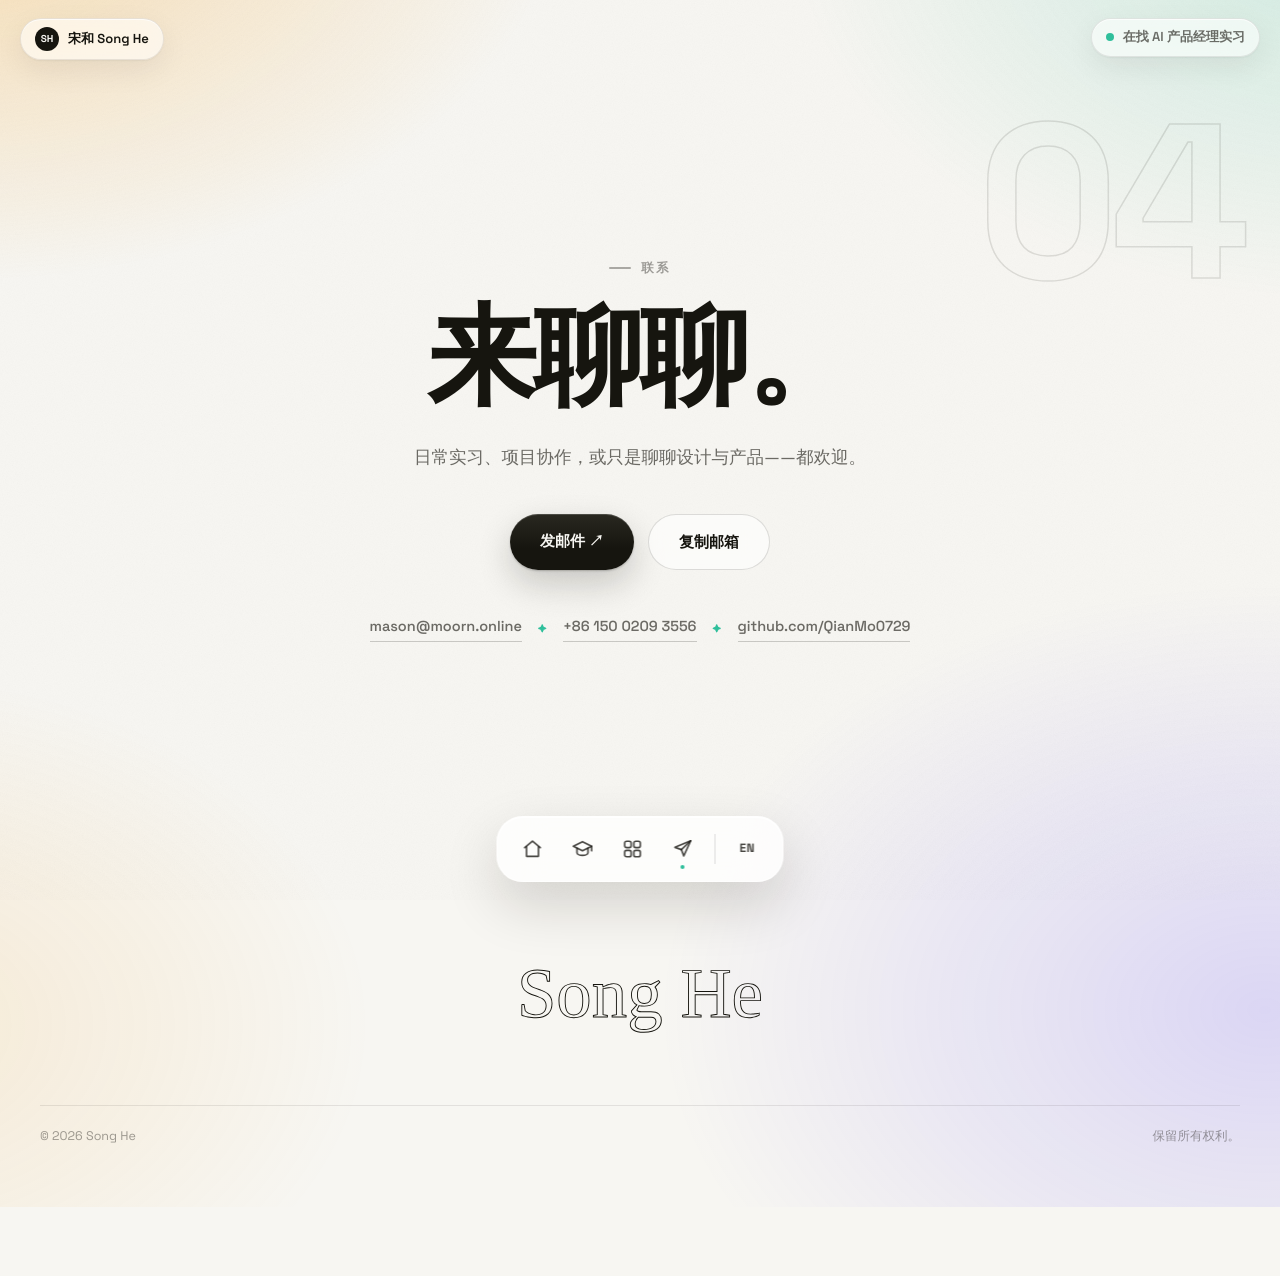
<file: contact.html>
<!doctype html>
<html lang="zh-CN">
  <head>
    <meta charset="utf-8" />
    <meta name="viewport" content="width=device-width, initial-scale=1" />
    <title>宋和 | 联系</title>
    <meta
      name="description"
      content="联系宋和：邮箱、电话与 GitHub。目标岗位为 AI 产品经理。"
    />
    <meta property="og:title" content="宋和 | 联系" />
    <meta
      property="og:description"
      content="联系宋和：邮箱、电话与 GitHub。目标岗位为 AI 产品经理。"
    />
    <meta property="og:type" content="website" />
    <link
      rel="icon"
      href="data:image/svg+xml,%3Csvg xmlns='http://www.w3.org/2000/svg' viewBox='0 0 100 100'%3E%3Crect width='100' height='100' rx='24' fill='%2316150F'/%3E%3Ctext x='50' y='68' font-size='50' text-anchor='middle' fill='%23F7F6F2' font-family='sans-serif' font-weight='700'%3E宋%3C/text%3E%3C/svg%3E"
    />
    <script>
      document.documentElement.classList.add("js");
    </script>
    <link
      rel="preload"
      href="assets/fonts/space-grotesk-latin-var.woff2"
      as="font"
      type="font/woff2"
      crossorigin
    />
    <link rel="stylesheet" href="styles.css?v=20261004-experience" />
  </head>
  <body data-page="contact">
    <a class="skip-link" href="#top" data-i18n="skipLink">跳到主体内容</a>

    <a class="chip brand-chip" href="index.html">
      <span class="brand-dot">SH</span>
      <span>宋和 Song He</span>
    </a>
    <div class="chip status-chip" role="status">
      <span class="status-dot" aria-hidden="true"></span>
      <span data-i18n="statusPill">在找 AI 产品经理实习</span>
    </div>

    <nav class="dock" data-dock aria-label="主导航" data-i18n-aria-label="navMain">
      <a class="dock-item" href="index.html">
        <svg viewBox="0 0 24 24" aria-hidden="true">
          <path d="M3.5 10.5 12 3.5l8.5 7" />
          <path d="M5.5 9.5V20h13V9.5" />
        </svg>
        <span class="dock-label" data-i18n="dockHome">首页</span>
      </a>
      <a class="dock-item" href="education.html">
        <svg viewBox="0 0 24 24" aria-hidden="true">
          <path d="M12 4 22 9l-10 5L2 9l10-5Z" />
          <path d="M6 11.3V16c0 1.6 2.7 3 6 3s6-1.4 6-3v-4.7" />
          <path d="M22 9v5" />
        </svg>
        <span class="dock-label" data-i18n="dockEducation">经历</span>
      </a>
      <a class="dock-item" href="work.html">
        <svg viewBox="0 0 24 24" aria-hidden="true">
          <rect x="3.5" y="3.5" width="7" height="7" rx="2" />
          <rect x="13.5" y="3.5" width="7" height="7" rx="2" />
          <rect x="3.5" y="13.5" width="7" height="7" rx="2" />
          <rect x="13.5" y="13.5" width="7" height="7" rx="2" />
        </svg>
        <span class="dock-label" data-i18n="dockWork">案例</span>
      </a>
      <a class="dock-item" href="contact.html">
        <svg viewBox="0 0 24 24" aria-hidden="true">
          <path d="M21 3 3.8 10.2l7 2.5 2.6 6.9L21 3Z" />
          <path d="M10.8 12.7 21 3" />
        </svg>
        <span class="dock-label" data-i18n="dockContact">联系</span>
      </a>
      <span class="dock-sep" aria-hidden="true"></span>
      <button class="dock-item dock-lang" type="button" data-lang-toggle aria-label="Switch language">
        <span data-lang-current>EN</span>
        <span class="dock-label" data-i18n="dockLang">语言</span>
      </button>
    </nav>

    <main id="top">
      <section class="section contact">
        <span class="sec-num" aria-hidden="true">04</span>
        <div class="section-inner contact-inner">
          <p class="kicker" data-rise data-i18n="contactKicker">联系</p>
          <h1 class="sec-title contact-title" data-rise data-delay="1" data-i18n="contactTitle">来聊聊。</h1>
          <p class="sec-note contact-note" data-rise data-delay="2" data-i18n="contactNote">
            日常实习、项目协作，或只是聊聊设计与产品——都欢迎。
          </p>
          <div class="contact-actions" data-rise data-delay="3">
            <a class="btn btn-dark" href="mailto:mason@moorn.online" data-i18n="contactMail">发邮件 ↗</a>
            <button class="btn btn-ghost" type="button" data-copy-email="mason@moorn.online" data-i18n="contactCopy" aria-live="polite">复制邮箱</button>
          </div>
          <address class="contact-lines" data-rise data-delay="4">
            <a href="mailto:mason@moorn.online">mason@moorn.online</a>
            <span aria-hidden="true">✦</span>
            <a href="tel:+8615002093556">+86 150 0209 3556</a>
            <span aria-hidden="true">✦</span>
            <a href="https://github.com/QianMo0729" target="_blank" rel="noreferrer">github.com/QianMo0729</a>
          </address>
        </div>
      </section>
    </main>

    <footer class="site-footer">
      <svg class="signature" data-signature viewBox="0 0 640 190" aria-hidden="true">
        <text class="sig-text" x="50%" y="62%" text-anchor="middle">Song He</text>
      </svg>
      <div class="foot-meta">
        <span>© <span data-year>2026</span> Song He</span>
        <span data-i18n="footRights">保留所有权利。</span>
      </div>
    </footer>

    <script src="script.js?v=20261004-experience"></script>
  </body>
</html>
</file>
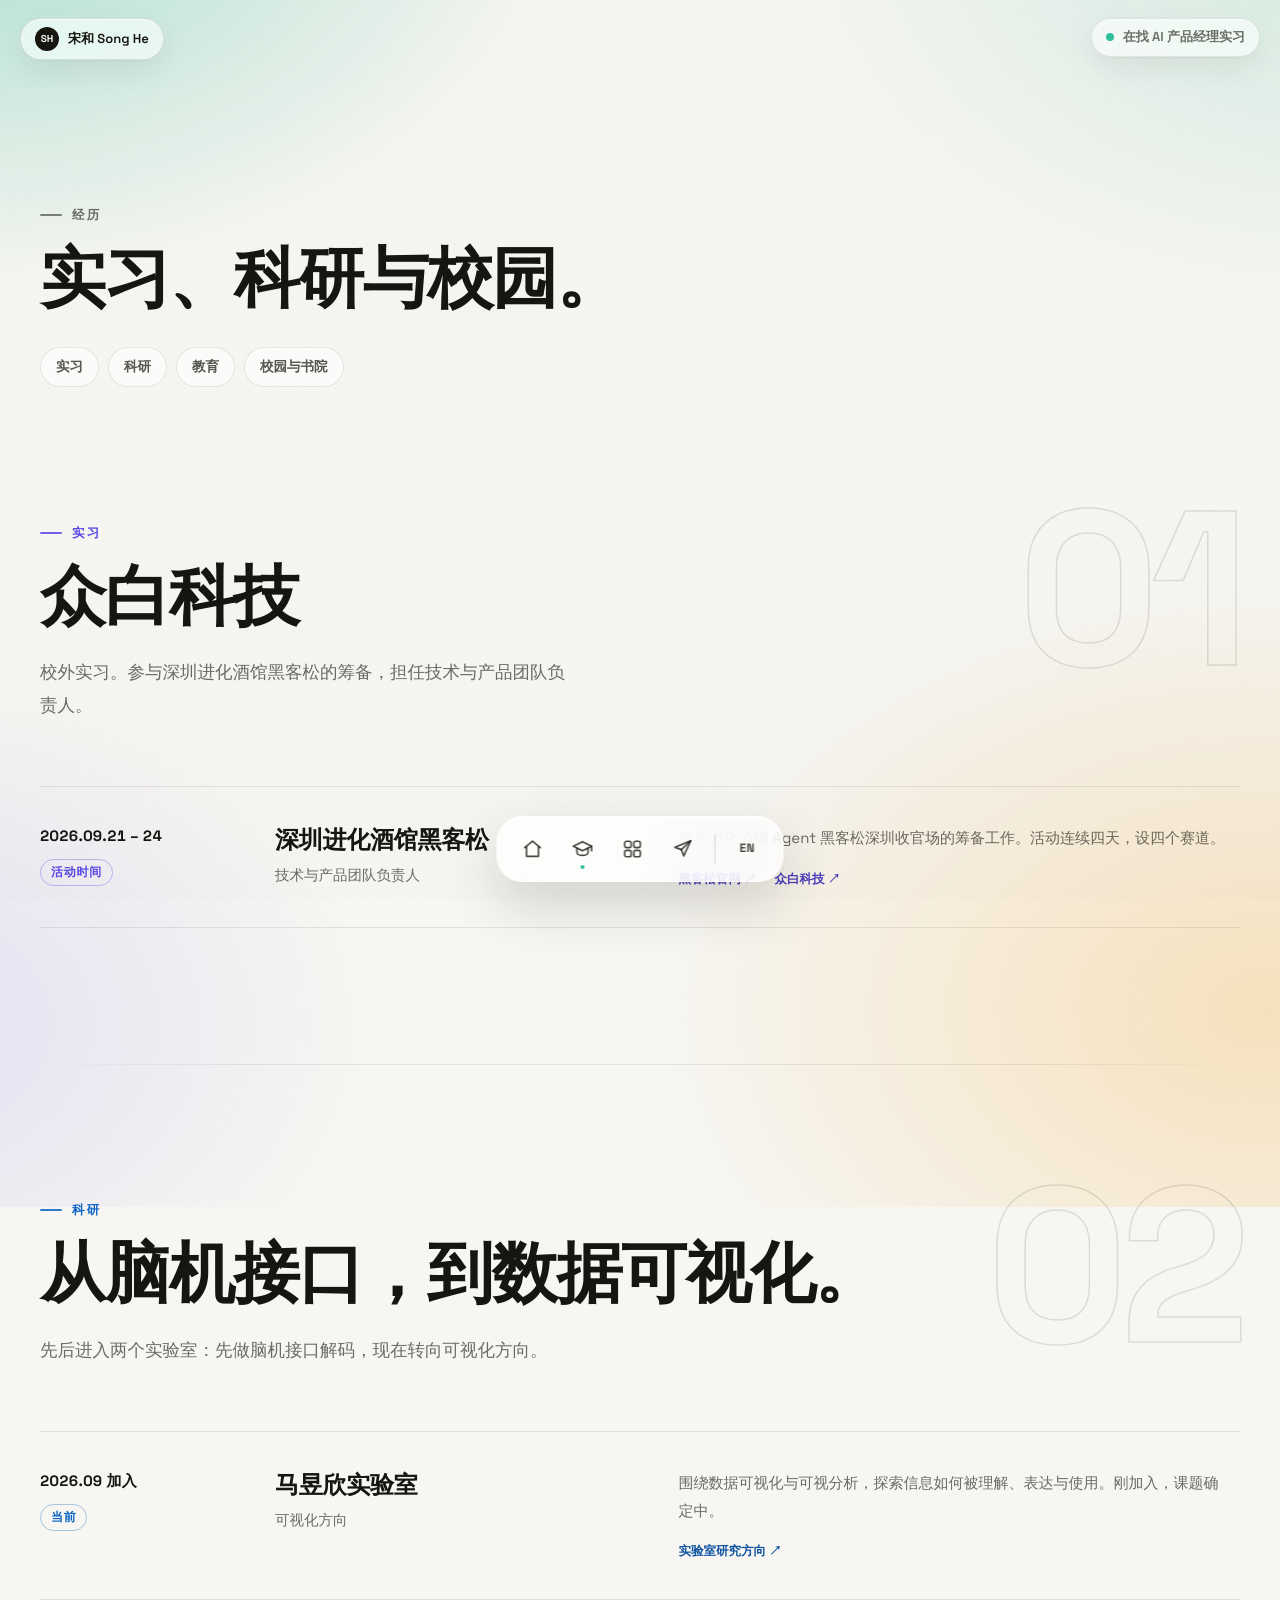
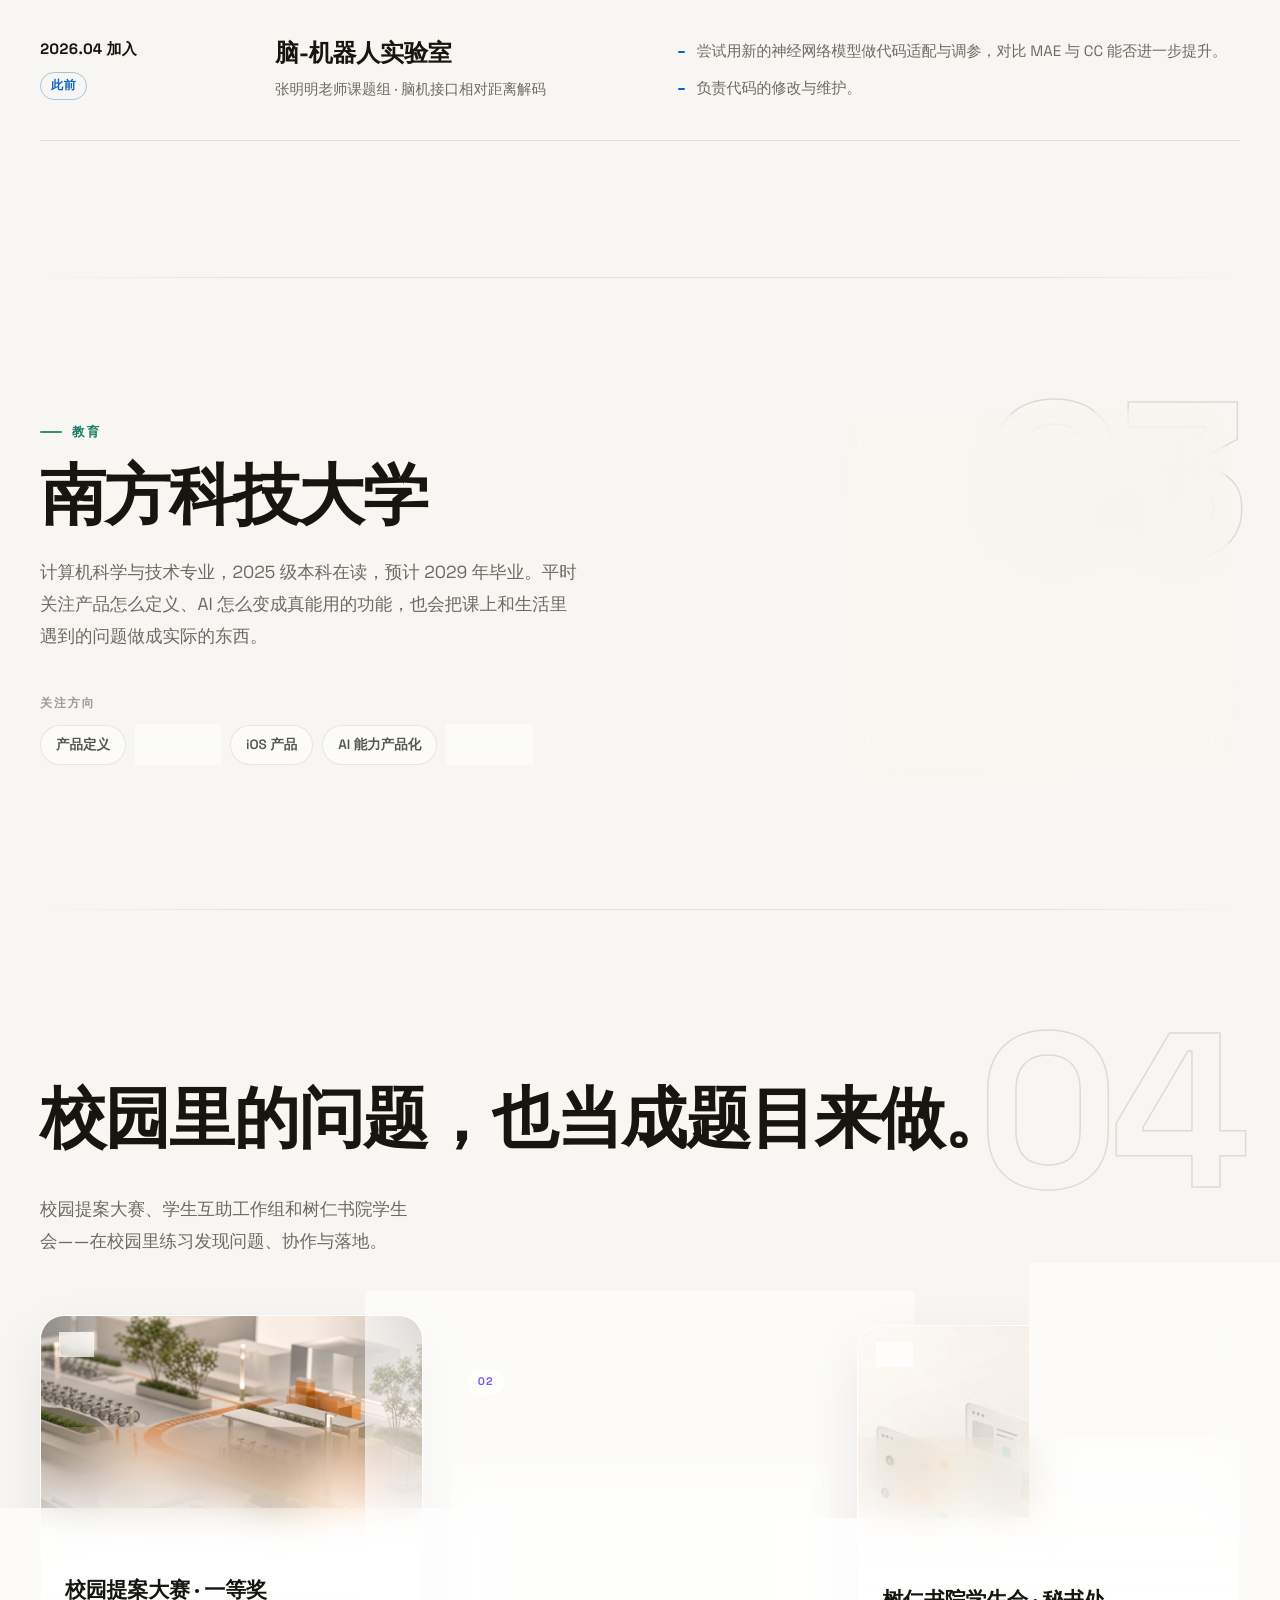
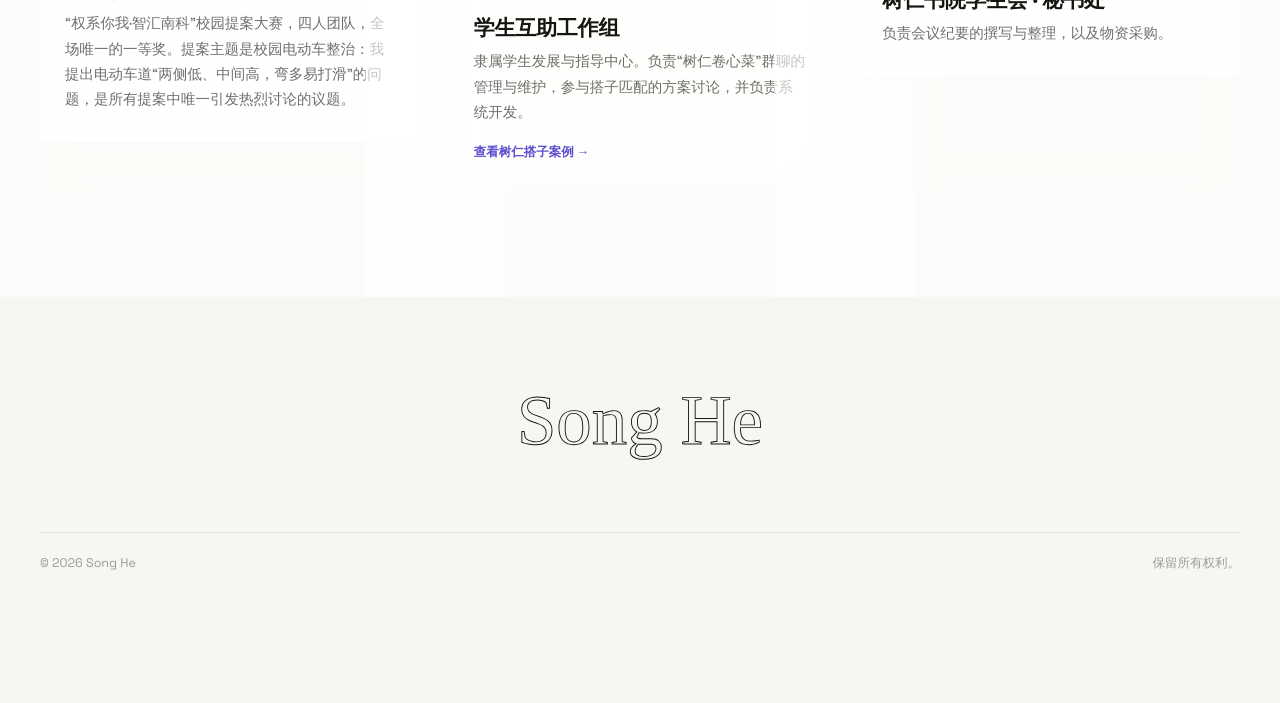
<file: education.html>
<!doctype html>
<html lang="zh-CN">
  <head>
    <meta charset="utf-8" />
    <meta name="viewport" content="width=device-width, initial-scale=1" />
    <title>宋和 | 经历</title>
    <meta
      name="description"
      content="宋和的经历：众白科技实习、南方科技大学的科研与校园实践，目标岗位为 AI 产品经理。"
    />
    <meta property="og:title" content="宋和 | 经历" />
    <meta
      property="og:description"
      content="宋和的经历：众白科技实习、南方科技大学的科研与校园实践，目标岗位为 AI 产品经理。"
    />
    <meta property="og:type" content="website" />
    <link
      rel="icon"
      href="data:image/svg+xml,%3Csvg xmlns='http://www.w3.org/2000/svg' viewBox='0 0 100 100'%3E%3Crect width='100' height='100' rx='24' fill='%2316150F'/%3E%3Ctext x='50' y='68' font-size='50' text-anchor='middle' fill='%23F7F6F2' font-family='sans-serif' font-weight='700'%3E宋%3C/text%3E%3C/svg%3E"
    />
    <script>
      document.documentElement.classList.add("js");
    </script>
    <link
      rel="preload"
      href="assets/fonts/space-grotesk-latin-var.woff2"
      as="font"
      type="font/woff2"
      crossorigin
    />
    <link rel="stylesheet" href="styles.css?v=20261004-experience" />
  </head>
  <body data-page="education">
    <a class="skip-link" href="#top" data-i18n="skipLink">跳到主体内容</a>

    <a class="chip brand-chip" href="index.html">
      <span class="brand-dot">SH</span>
      <span>宋和 Song He</span>
    </a>
    <div class="chip status-chip" role="status">
      <span class="status-dot" aria-hidden="true"></span>
      <span data-i18n="statusPill">在找 AI 产品经理实习</span>
    </div>

    <nav class="dock" data-dock aria-label="主导航" data-i18n-aria-label="navMain">
      <a class="dock-item" href="index.html">
        <svg viewBox="0 0 24 24" aria-hidden="true">
          <path d="M3.5 10.5 12 3.5l8.5 7" />
          <path d="M5.5 9.5V20h13V9.5" />
        </svg>
        <span class="dock-label" data-i18n="dockHome">首页</span>
      </a>
      <a class="dock-item" href="education.html">
        <svg viewBox="0 0 24 24" aria-hidden="true">
          <path d="M12 4 22 9l-10 5L2 9l10-5Z" />
          <path d="M6 11.3V16c0 1.6 2.7 3 6 3s6-1.4 6-3v-4.7" />
          <path d="M22 9v5" />
        </svg>
        <span class="dock-label" data-i18n="dockEducation">经历</span>
      </a>
      <a class="dock-item" href="work.html">
        <svg viewBox="0 0 24 24" aria-hidden="true">
          <rect x="3.5" y="3.5" width="7" height="7" rx="2" />
          <rect x="13.5" y="3.5" width="7" height="7" rx="2" />
          <rect x="3.5" y="13.5" width="7" height="7" rx="2" />
          <rect x="13.5" y="13.5" width="7" height="7" rx="2" />
        </svg>
        <span class="dock-label" data-i18n="dockWork">案例</span>
      </a>
      <a class="dock-item" href="contact.html">
        <svg viewBox="0 0 24 24" aria-hidden="true">
          <path d="M21 3 3.8 10.2l7 2.5 2.6 6.9L21 3Z" />
          <path d="M10.8 12.7 21 3" />
        </svg>
        <span class="dock-label" data-i18n="dockContact">联系</span>
      </a>
      <span class="dock-sep" aria-hidden="true"></span>
      <button class="dock-item dock-lang" type="button" data-lang-toggle aria-label="Switch language">
        <span data-lang-current>EN</span>
        <span class="dock-label" data-i18n="dockLang">语言</span>
      </button>
    </nav>

    <main id="top">
      <header class="section page-lead">
        <div class="section-inner">
          <p class="kicker" data-rise data-i18n="xpKicker">经历</p>
          <h1 class="sec-title" data-rise data-delay="1" data-i18n="xpTitle">实习、科研与校园。</h1>
          <nav class="jump-row" data-rise data-delay="2" aria-label="页内导航" data-i18n-aria-label="xpNavAria">
            <a href="#internship" data-i18n="xpNavIntern">实习</a>
            <a href="#research" data-i18n="xpNavResearch">科研</a>
            <a href="#education" data-i18n="xpNavEdu">教育</a>
            <a href="#campus" data-i18n="xpNavCampus">校园与书院</a>
          </nav>
        </div>
      </header>

      <section class="section xp xp-intern" id="internship">
        <span class="sec-num" aria-hidden="true">01</span>
        <div class="section-inner">
          <p class="kicker" data-rise data-i18n="internKicker">实习</p>
          <h2 class="sec-title" data-rise data-delay="1" data-i18n="internTitle">众白科技</h2>
          <p class="sec-note" data-rise data-delay="2" data-i18n="internNote">
            校外实习。参与深圳进化酒馆黑客松的筹备，担任技术与产品团队负责人。
          </p>
          <div class="xp-list">
            <article class="xp-item" data-rise>
              <div class="xp-when">
                <span class="xp-period" data-i18n="internWhen">2026.09.21 – 24</span>
                <span class="xp-tag" data-i18n="internWhenLabel">活动时间</span>
              </div>
              <div class="xp-main">
                <h3 data-i18n="internOrg">深圳进化酒馆黑客松</h3>
                <p data-i18n="internRole">技术与产品团队负责人</p>
              </div>
              <div class="xp-body">
                <p data-i18n="internDesc">参与进化酒馆 Agent 黑客松深圳收官场的筹备工作。活动连续四天，设四个赛道。</p>
                <div class="case-links">
                  <a href="https://hackathon.evomap.ai/shenzhen" target="_blank" rel="noreferrer"><span data-i18n="internLinkEvent">黑客松官网</span> ↗</a>
                  <a href="http://www.zhonbai.top" target="_blank" rel="noreferrer"><span data-i18n="internLinkCompany">众白科技</span> ↗</a>
                </div>
              </div>
            </article>
          </div>
        </div>
      </section>

      <section class="section xp xp-research" id="research">
        <span class="sec-num" aria-hidden="true">02</span>
        <div class="section-inner">
          <p class="kicker" data-rise data-i18n="researchKicker">科研</p>
          <h2 class="sec-title" data-rise data-delay="1" data-i18n="researchTitle">从脑机接口，到数据可视化。</h2>
          <p class="sec-note" data-rise data-delay="2" data-i18n="researchNote">
            先后进入两个实验室：先做脑机接口解码，现在转向可视化方向。
          </p>
          <div class="xp-list">
            <article class="xp-item" data-rise>
              <div class="xp-when">
                <span class="xp-period" data-i18n="lab1When">2026.09 加入</span>
                <span class="xp-tag" data-i18n="lab1Tag">当前</span>
              </div>
              <div class="xp-main">
                <h3 data-i18n="lab1Org">马昱欣实验室</h3>
                <p data-i18n="lab1Role">可视化方向</p>
              </div>
              <div class="xp-body">
                <p data-i18n="lab1Desc">围绕数据可视化与可视分析，探索信息如何被理解、表达与使用。刚加入，课题确定中。</p>
                <div class="case-links">
                  <a href="https://www.sustech.edu.cn/zh/faculties/mayuxin.html" target="_blank" rel="noreferrer"><span data-i18n="lab1Link">实验室研究方向</span> ↗</a>
                </div>
              </div>
            </article>
            <article class="xp-item" data-rise data-delay="1">
              <div class="xp-when">
                <span class="xp-period" data-i18n="lab2When">2026.04 加入</span>
                <span class="xp-tag" data-i18n="lab2Tag">此前</span>
              </div>
              <div class="xp-main">
                <h3 data-i18n="lab2Org">脑-机器人实验室</h3>
                <p data-i18n="lab2Role">张明明老师课题组 · 脑机接口相对距离解码</p>
              </div>
              <div class="xp-body">
                <ul>
                  <li data-i18n="lab2Point1">尝试用新的神经网络模型做代码适配与调参，对比 MAE 与 CC 能否进一步提升。</li>
                  <li data-i18n="lab2Point2">负责代码的修改与维护。</li>
                </ul>
              </div>
            </article>
          </div>
        </div>
      </section>

      <section class="section education" id="education">
        <span class="sec-num" aria-hidden="true">03</span>
        <div class="section-inner">
          <div class="edu-grid">
            <div class="edu-copy">
              <p class="kicker" data-rise data-i18n="eduKicker">教育</p>
              <h2 class="sec-title" data-rise data-delay="1" data-i18n="eduTitle">南方科技大学</h2>
              <p class="sec-note" data-rise data-delay="2" data-i18n="eduNote">
                计算机科学与技术专业，2025 级本科在读，预计 2029 年毕业。平时关注产品怎么定义、AI 怎么变成真能用的功能，也会把课上和生活里遇到的问题做成实际的东西。
              </p>
              <p class="focus-label" data-rise data-delay="3" data-i18n="eduFocusLabel">关注方向</p>
              <div class="chip-row" data-rise data-delay="3">
                <span data-i18n="focusProduct">产品定义</span>
                <span data-i18n="focusInteraction">体验设计</span>
                <span data-i18n="focusIos">iOS 产品</span>
                <span data-i18n="focusAi">AI 能力产品化</span>
                <span data-i18n="focusPrototype">快速原型</span>
              </div>
            </div>
            <div class="id-wrap" data-rise data-delay="2">
              <div class="id-card" data-holo>
                <span class="id-slot" aria-hidden="true"></span>
                <p class="id-uni">南方科技大学 · SUSTech</p>
                <div class="id-person">
                  <span class="id-mark" aria-hidden="true">SH</span>
                  <div>
                    <strong>宋和</strong>
                    <span>SONG HE</span>
                  </div>
                </div>
                <dl class="id-rows">
                  <div>
                    <dt data-i18n="idField1">身份</dt>
                    <dd data-i18n="idRole">本科在读</dd>
                  </div>
                  <div>
                    <dt data-i18n="idField2">专业</dt>
                    <dd data-i18n="idDept">计算机科学与技术</dd>
                  </div>
                  <div>
                    <dt data-i18n="idField3">年份</dt>
                    <dd>2025 — 2029</dd>
                  </div>
                </dl>
                <span class="id-bar" aria-hidden="true"></span>
              </div>
              <button class="id-motion-toggle" type="button" data-gyro-toggle aria-pressed="false" hidden>
                <span class="id-motion-dot" aria-hidden="true"></span>
                <span data-gyro-label data-i18n="gyroEnable">开启陀螺仪校牌</span>
              </button>
              <p class="visually-hidden" data-gyro-status role="status" aria-live="polite"></p>
            </div>
          </div>
        </div>
      </section>

      <section class="section campus" id="campus">
        <span class="sec-num" aria-hidden="true">04</span>
        <div class="section-inner">
          <p class="kicker" data-rise data-i18n="campusKicker">校园与书院</p>
          <div class="sec-head">
            <h2 class="sec-title" data-rise data-delay="1" data-i18n="campusTitle">校园里的问题，也当成题目来做。</h2>
            <p class="sec-note" data-rise data-delay="2" data-i18n="campusNote">
              校园提案大赛、学生互助工作组和树仁书院学生会——在校园里练习发现问题、协作与落地。
            </p>
          </div>
          <div class="campus-grid">
            <article class="card" data-rise style="--accent: #e8890c">
              <div class="card-media" style="background-image: url('assets/campus-proposal-card.webp')">
                <span class="card-no">01</span>
              </div>
              <div class="card-body">
                <h3 data-i18n="campusC1Title">校园提案大赛 · 一等奖</h3>
                <p data-i18n="campusC1Desc">“权系你我·智汇南科”校园提案大赛，四人团队，全场唯一的一等奖。提案主题是校园电动车整治：我提出电动车道“两侧低、中间高，弯多易打滑”的问题，是所有提案中唯一引发热烈讨论的议题。</p>
              </div>
            </article>
            <article class="card" data-rise data-delay="1" style="--accent: #6e5bff">
              <div class="card-media" style="background-image: url('assets/sustech-education-blur.webp')">
                <span class="card-no">02</span>
              </div>
              <div class="card-body">
                <h3 data-i18n="campusC2Title">学生互助工作组</h3>
                <p data-i18n="campusC2Desc">隶属学生发展与指导中心。负责“树仁卷心菜”群聊的管理与维护，参与搭子匹配的方案讨论，并负责系统开发。</p>
                <div class="case-links">
                  <a href="work.html#case-shuren-buddy"><span data-i18n="campusC2Link">查看树仁搭子案例</span> →</a>
                </div>
              </div>
            </article>
            <article class="card" data-rise data-delay="2" style="--accent: #2fbf9b">
              <div class="card-media" style="background-image: url('assets/product-capability-card.webp')">
                <span class="card-no">03</span>
              </div>
              <div class="card-body">
                <h3 data-i18n="campusC3Title">树仁书院学生会 · 秘书处</h3>
                <p data-i18n="campusC3Desc">负责会议纪要的撰写与整理，以及物资采购。</p>
              </div>
            </article>
          </div>
        </div>
      </section>
    </main>

    <footer class="site-footer">
      <svg class="signature" data-signature viewBox="0 0 640 190" aria-hidden="true">
        <text class="sig-text" x="50%" y="62%" text-anchor="middle">Song He</text>
      </svg>
      <div class="foot-meta">
        <span>© <span data-year>2026</span> Song He</span>
        <span data-i18n="footRights">保留所有权利。</span>
      </div>
    </footer>

    <script src="script.js?v=20261004-experience"></script>
  </body>
</html>
</file>
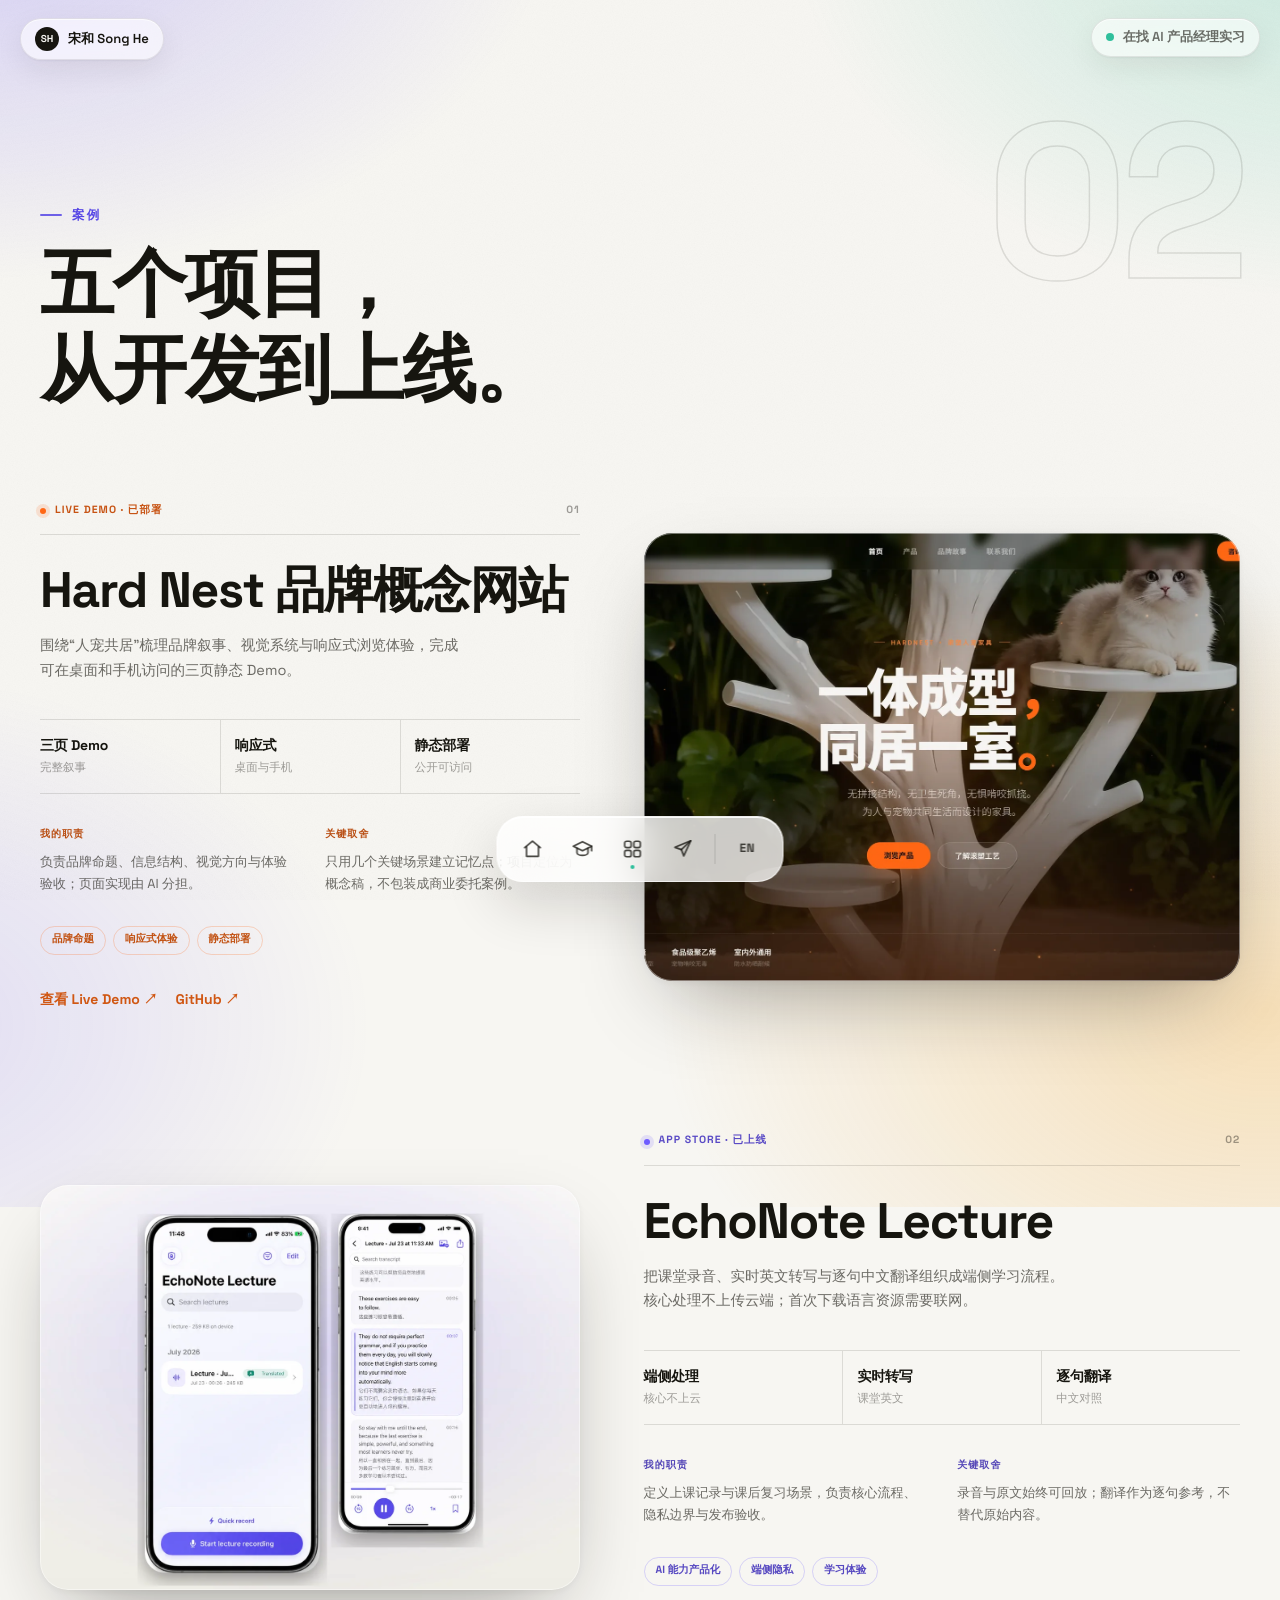
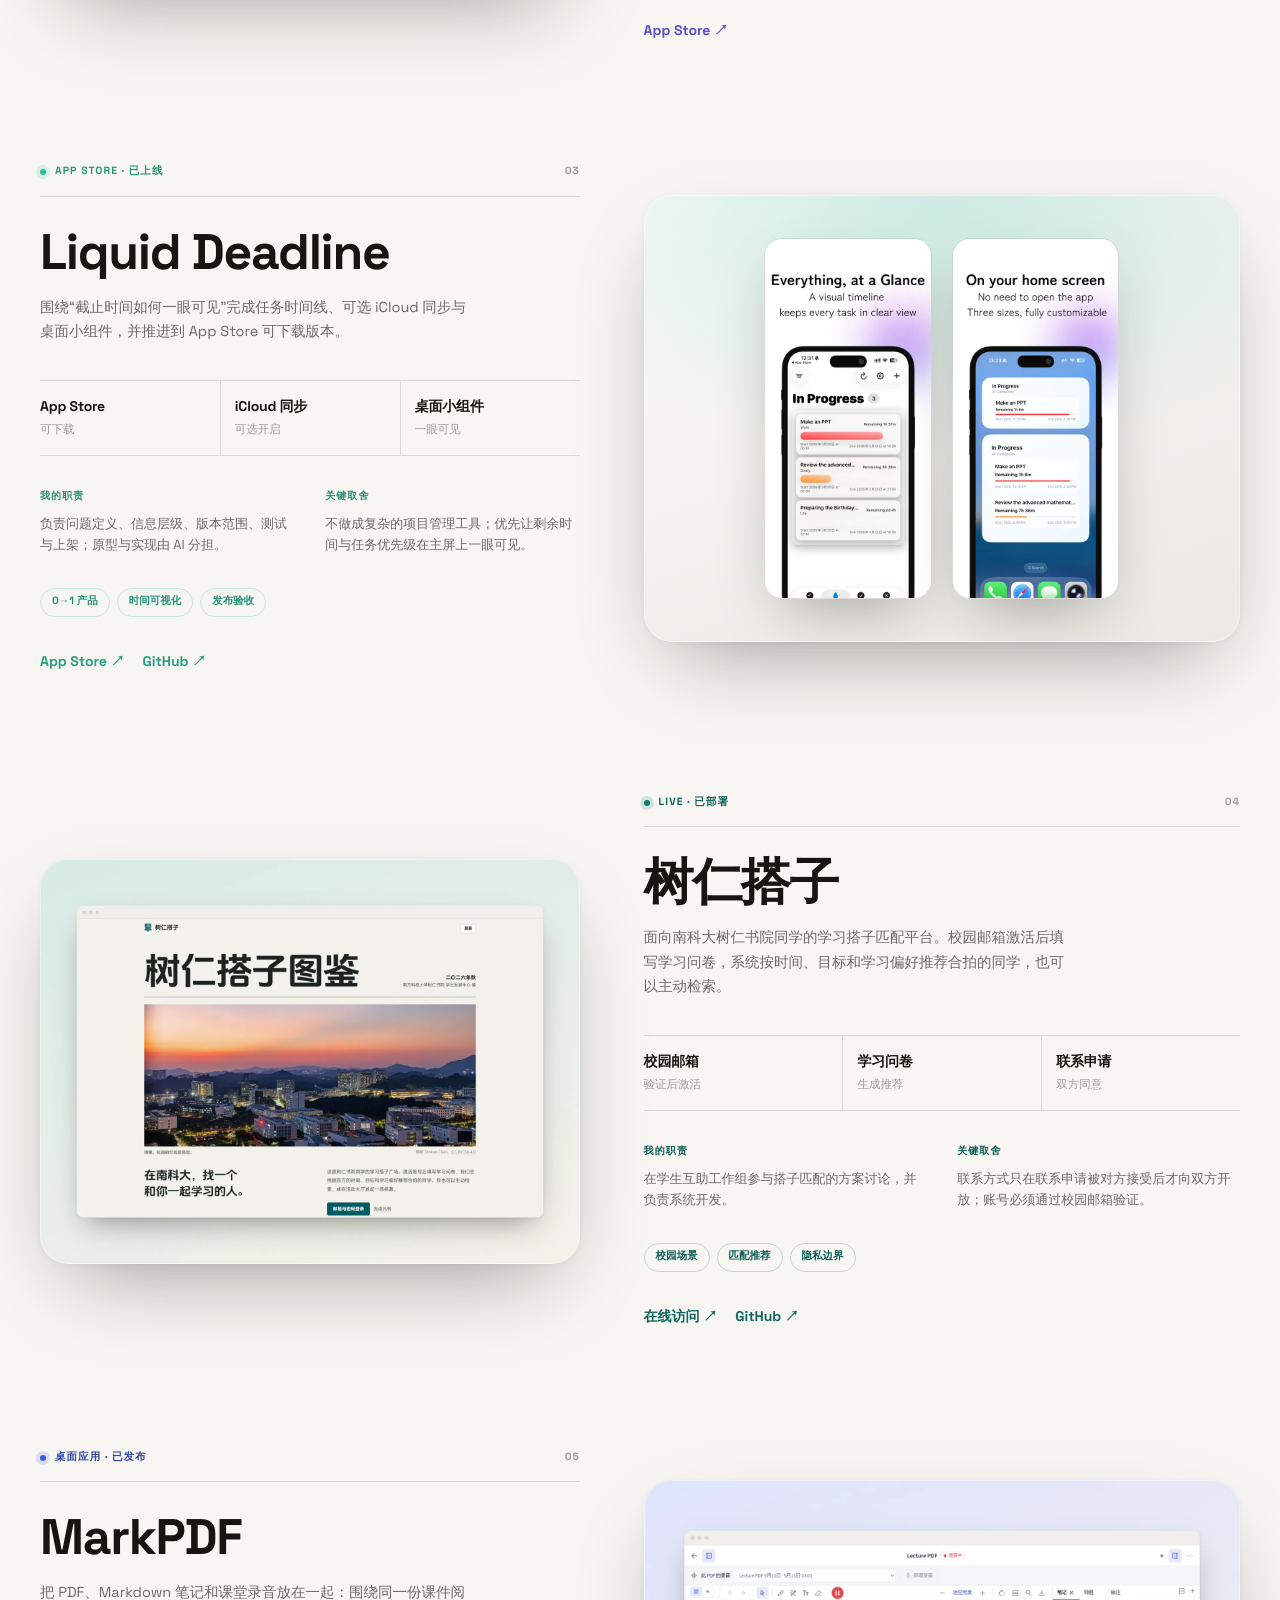
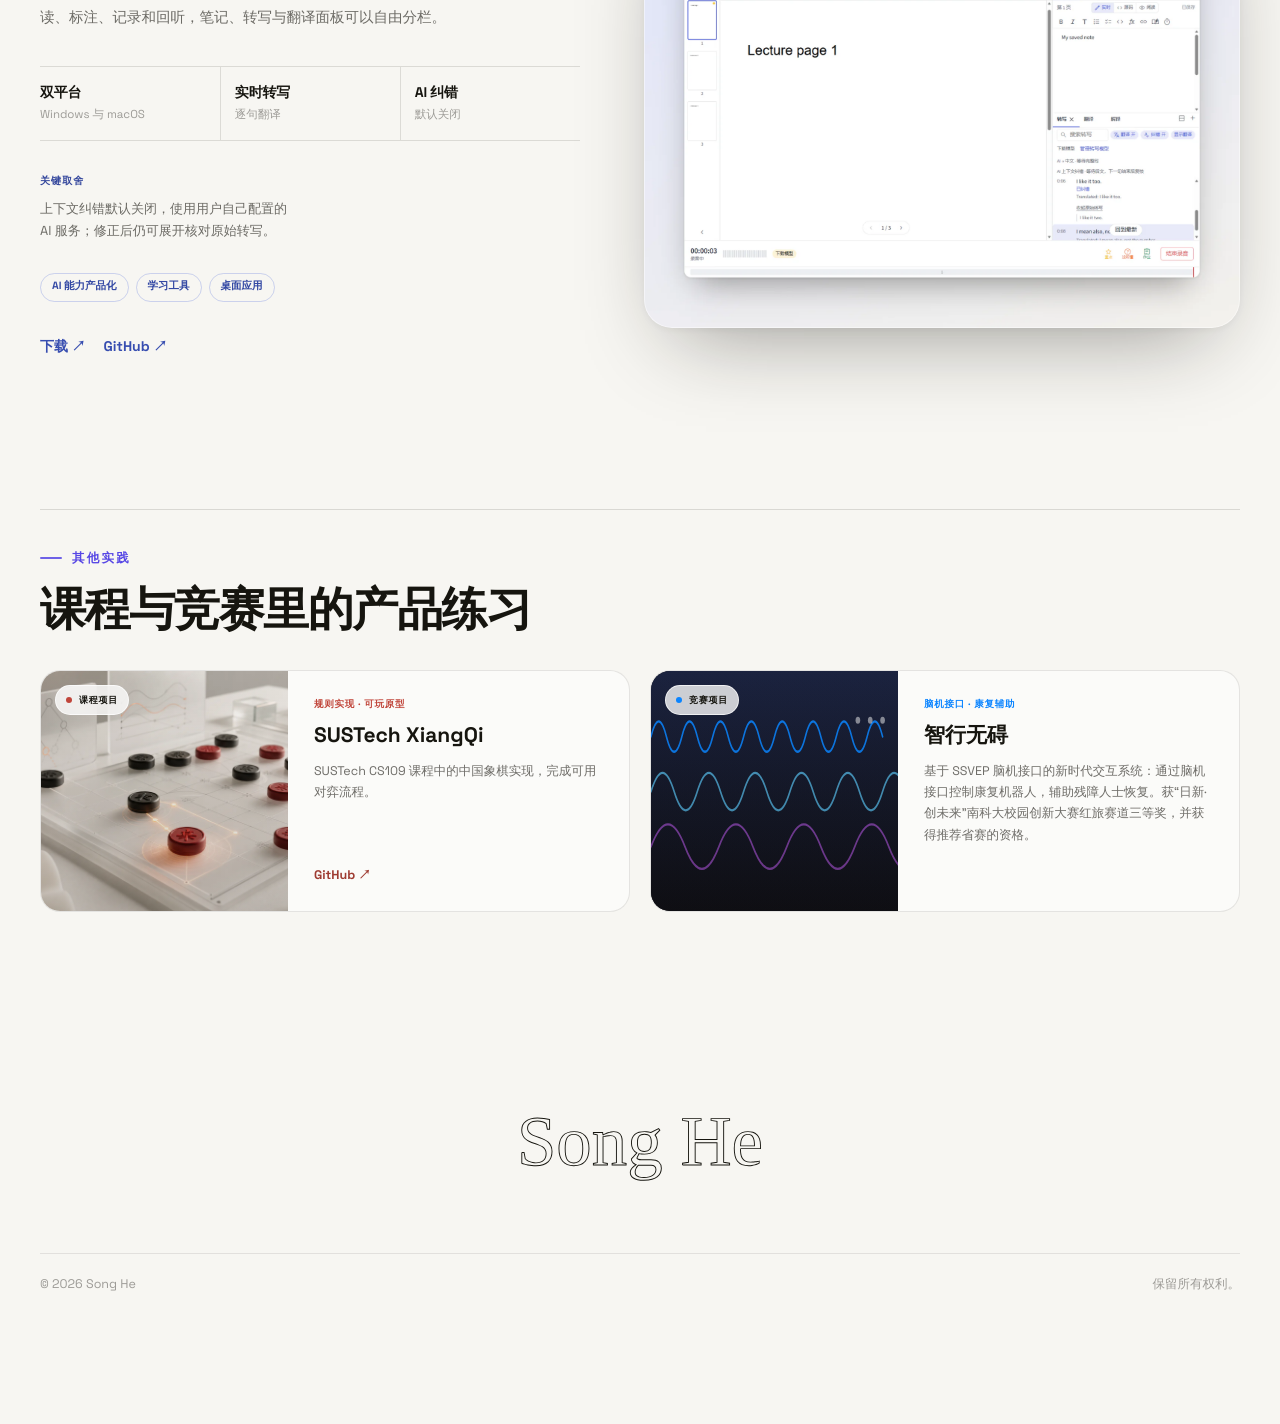
<file: work.html>
<!doctype html>
<html lang="zh-CN">
  <head>
    <meta charset="utf-8" />
    <meta name="viewport" content="width=device-width, initial-scale=1" />
    <title>宋和 | AI 产品案例</title>
    <meta
      name="description"
      content="宋和的 AI 产品案例：用真实上线结果呈现产品定义、AI 能力产品化、体验设计与 0→1 交付。"
    />
    <meta property="og:title" content="宋和 | AI 产品案例" />
    <meta
      property="og:description"
      content="宋和的 AI 产品案例：用真实上线结果呈现产品定义、AI 能力产品化、体验设计与 0→1 交付。"
    />
    <meta property="og:type" content="website" />
    <link
      rel="icon"
      href="data:image/svg+xml,%3Csvg xmlns='http://www.w3.org/2000/svg' viewBox='0 0 100 100'%3E%3Crect width='100' height='100' rx='24' fill='%2316150F'/%3E%3Ctext x='50' y='64' font-size='35' text-anchor='middle' fill='%23F7F6F2' font-family='sans-serif' font-weight='800'%3ESH%3C/text%3E%3C/svg%3E"
    />
    <script>
      document.documentElement.classList.add("js");
    </script>
    <link
      rel="preload"
      href="assets/fonts/space-grotesk-latin-var.woff2"
      as="font"
      type="font/woff2"
      crossorigin
    />
    <link rel="stylesheet" href="styles.css?v=20261004-experience" />
  </head>
  <body data-page="work">
    <a class="skip-link" href="#top" data-i18n="skipLink">跳到主体内容</a>

    <a class="chip brand-chip" href="index.html">
      <span class="brand-dot">SH</span>
      <span>宋和 Song He</span>
    </a>
    <div class="chip status-chip" role="status">
      <span class="status-dot" aria-hidden="true"></span>
      <span data-i18n="statusPill">在找 AI 产品经理实习</span>
    </div>

    <nav class="dock" data-dock aria-label="主导航" data-i18n-aria-label="navMain">
      <a class="dock-item" href="index.html">
        <svg viewBox="0 0 24 24" aria-hidden="true">
          <path d="M3.5 10.5 12 3.5l8.5 7" />
          <path d="M5.5 9.5V20h13V9.5" />
        </svg>
        <span class="dock-label" data-i18n="dockHome">首页</span>
      </a>
      <a class="dock-item" href="education.html">
        <svg viewBox="0 0 24 24" aria-hidden="true">
          <path d="M12 4 22 9l-10 5L2 9l10-5Z" />
          <path d="M6 11.3V16c0 1.6 2.7 3 6 3s6-1.4 6-3v-4.7" />
          <path d="M22 9v5" />
        </svg>
        <span class="dock-label" data-i18n="dockEducation">经历</span>
      </a>
      <a class="dock-item" href="work.html">
        <svg viewBox="0 0 24 24" aria-hidden="true">
          <rect x="3.5" y="3.5" width="7" height="7" rx="2" />
          <rect x="13.5" y="3.5" width="7" height="7" rx="2" />
          <rect x="3.5" y="13.5" width="7" height="7" rx="2" />
          <rect x="13.5" y="13.5" width="7" height="7" rx="2" />
        </svg>
        <span class="dock-label" data-i18n="dockWork">案例</span>
      </a>
      <a class="dock-item" href="contact.html">
        <svg viewBox="0 0 24 24" aria-hidden="true">
          <path d="M21 3 3.8 10.2l7 2.5 2.6 6.9L21 3Z" />
          <path d="M10.8 12.7 21 3" />
        </svg>
        <span class="dock-label" data-i18n="dockContact">联系</span>
      </a>
      <span class="dock-sep" aria-hidden="true"></span>
      <button class="dock-item dock-lang" type="button" data-lang-toggle aria-label="Switch language">
        <span data-lang-current>EN</span>
        <span class="dock-label" data-i18n="dockLang">语言</span>
      </button>
    </nav>

    <main id="top">
      <section class="section cases-section" id="cases">
        <span class="sec-num" aria-hidden="true">02</span>
        <div class="section-inner">
          <header class="cases-head">
            <p class="kicker" data-rise data-i18n="casesKicker">案例</p>
            <h1 class="sec-title cases-title" data-rise data-delay="1" data-i18n="casesTitle">
              五个项目，从开发到上线。
            </h1>
          </header>

          <div class="case-grid" data-projects-grid>
            <noscript>
              <p>
                案例列表需要 JavaScript。你仍可直接查看
                <a href="https://apps.apple.com/us/app/echonote-lecture/id6793649753">EchoNote Lecture</a>、
                <a href="https://apps.apple.com/us/app/liquid-deadline/id6760516153">Liquid Deadline</a>、
                <a href="https://pair.moorn.online/">树仁搭子</a>、
                <a href="https://github.com/QianMo0729/MarkPDF">MarkPDF</a>
                与 <a href="https://github.com/QianMo0729/HardNest">Hard Nest</a>。
              </p>
            </noscript>
          </div>

          <section class="other-practice" aria-labelledby="other-practice-title">
            <div class="other-practice-head">
              <div>
                <p class="kicker" data-rise data-i18n="otherKicker">其他实践</p>
                <h2 id="other-practice-title" data-rise data-delay="1" data-i18n="otherTitle">
                  课程与竞赛里的产品练习
                </h2>
              </div>
            </div>
            <div class="practice-grid" data-other-projects></div>
          </section>
        </div>
      </section>
    </main>

    <footer class="site-footer">
      <svg class="signature" data-signature viewBox="0 0 640 190" aria-hidden="true">
        <text class="sig-text" x="50%" y="62%" text-anchor="middle">Song He</text>
      </svg>
      <div class="foot-meta">
        <span>© <span data-year>2026</span> Song He</span>
        <span data-i18n="footRights">保留所有权利。</span>
      </div>
    </footer>

    <script src="script.js?v=20261004-experience"></script>
  </body>
</html>
</file>
<file: styles.css>
/* Latin display voice: Space Grotesk (variable, latin subset only, ~22KB).
   CJK glyphs fall through to the system stack, so this shapes every Latin
   word and numeral — headings, stats, the giant section numbers — without
   touching Chinese text. Self-hosted so it loads fine in mainland China. */
@font-face {
  font-family: "Space Grotesk";
  src: url("assets/fonts/space-grotesk-latin-var.woff2") format("woff2");
  font-weight: 300 700;
  font-style: normal;
  font-display: swap;
  unicode-range: U+0000-00FF, U+0131, U+0152-0153, U+02BB-02BC, U+02C6, U+02DA,
    U+02DC, U+0304, U+0308, U+0329, U+2000-206F, U+20AC, U+2122, U+2191, U+2193,
    U+2212, U+2215, U+FEFF, U+FFFD;
}

:root {
  color-scheme: light;
  --paper: #f7f6f2;
  --panel: rgba(255, 255, 255, 0.6);
  --panel-strong: rgba(255, 255, 255, 0.78);
  --ink: #16150f;
  --ink-muted: rgba(22, 21, 15, 0.62);
  --ink-faint: rgba(22, 21, 15, 0.4);
  --line: rgba(22, 21, 15, 0.09);
  --mint: #2fbf9b;
  --mint-deep: #157a62;
  --iris: #6e5bff;
  --iris-deep: #5646e5;
  --amber: #f5a524;
  --amber-deep: #b26a05;
  --azure-deep: #0b63c5;
  /* Ambient aurora washes — overridden per page for a shifting mood.
     The paper grain sits on top at 45%, so these read ~half as strong. */
  --aura-1: rgba(47, 191, 155, 0.34);
  --aura-2: rgba(110, 91, 255, 0.26);
  --aura-3: rgba(245, 165, 36, 0.3);
  --aura-4: rgba(110, 91, 255, 0.15);
  --max: 1200px;
  --spring: cubic-bezier(0.22, 1, 0.36, 1);
  --motion-fast: 160ms;
  --motion-normal: 320ms;
  --ease-standard: cubic-bezier(0.2, 0, 0, 1);
  --sans: "Space Grotesk", -apple-system, BlinkMacSystemFont, "SF Pro Display",
    "SF Pro Text", "PingFang SC", "Hiragino Sans GB", "Microsoft YaHei",
    "Segoe UI", sans-serif;
}

* {
  box-sizing: border-box;
}

html {
  scroll-behavior: smooth;
  scroll-padding-top: 24px;
  overflow-x: clip;
  background: var(--paper);
}

body {
  margin: 0;
  min-width: 320px;
  overflow-x: clip;
  /* Transparent on purpose: html paints the paper color on the canvas, and
     the fixed aurora/grain pseudo-layers (z-index -1) sit between the canvas
     and the content. An opaque body background would hide them entirely. */
  background: transparent;
  color: var(--ink);
  font-family: var(--sans);
  font-size: 16px;
  line-height: 1.6;
  text-rendering: geometricPrecision;
  -webkit-font-smoothing: antialiased;
}

/* Ambient aurora: huge, soft color fields drifting slowly behind the page.
   Sits below the paper grain (::after) so the grain dithers the gradients —
   no banding, and the color feels printed into the paper. */
body::before {
  content: "";
  position: fixed;
  inset: -24vmax;
  z-index: -1;
  pointer-events: none;
  background:
    radial-gradient(50% 42% at 14% 12%, var(--aura-1), transparent 64%),
    radial-gradient(44% 38% at 87% 15%, var(--aura-2), transparent 66%),
    radial-gradient(50% 44% at 83% 87%, var(--aura-3), transparent 64%),
    radial-gradient(38% 34% at 10% 88%, var(--aura-4), transparent 68%);
  animation: auraDrift 44s ease-in-out infinite alternate;
}

/* Fine paper grain over the aurora, so the color feels printed rather than
   lit. Inline SVG noise — no asset request, tiles crisply at any size. */
body::after {
  content: "";
  position: fixed;
  inset: 0;
  z-index: -1;
  pointer-events: none;
  background: url("data:image/svg+xml,%3Csvg xmlns='http://www.w3.org/2000/svg' width='240' height='240'%3E%3Cfilter id='n'%3E%3CfeTurbulence type='fractalNoise' baseFrequency='0.9' numOctaves='2' stitchTiles='stitch'/%3E%3CfeColorMatrix type='saturate' values='0'/%3E%3C/filter%3E%3Crect width='100%25' height='100%25' filter='url(%23n)'/%3E%3C/svg%3E")
    repeat;
  background-size: 240px 240px;
  opacity: 0.05;
}

/* Each page leans the ambient light toward its own accent. */
body[data-page="education"] {
  --aura-1: rgba(47, 191, 155, 0.4);
  --aura-2: rgba(47, 191, 155, 0.18);
  --aura-3: rgba(245, 165, 36, 0.26);
  --aura-4: rgba(110, 91, 255, 0.14);
}

body[data-page="work"] {
  --aura-1: rgba(110, 91, 255, 0.28);
  --aura-2: rgba(47, 191, 155, 0.24);
  --aura-3: rgba(245, 165, 36, 0.28);
  --aura-4: rgba(110, 91, 255, 0.17);
}

body[data-page="contact"] {
  --aura-1: rgba(245, 165, 36, 0.34);
  --aura-2: rgba(47, 191, 155, 0.2);
  --aura-3: rgba(110, 91, 255, 0.2);
  --aura-4: rgba(245, 165, 36, 0.14);
}

h1,
h2,
h3,
p {
  text-wrap: pretty;
}

a {
  color: inherit;
  text-decoration: none;
}

button,
a {
  -webkit-tap-highlight-color: transparent;
}

button {
  font: inherit;
  color: inherit;
}

::selection {
  background: var(--mint);
  color: var(--ink);
}

::-webkit-scrollbar {
  width: 10px;
}

::-webkit-scrollbar-track {
  background: var(--paper);
}

::-webkit-scrollbar-thumb {
  background: rgba(22, 21, 15, 0.2);
  border-radius: 99px;
  border: 2.5px solid var(--paper);
}

::-webkit-scrollbar-thumb:hover {
  background: rgba(47, 191, 155, 0.7);
}

/* ── keyframes ─────────────────────────────────────────────────────── */

@keyframes auraDrift {
  from {
    transform: translate3d(-1.6%, -1.2%, 0) scale(1);
  }
  to {
    transform: translate3d(1.8%, 1.6%, 0) scale(1.07);
  }
}

@keyframes pulseDot {
  0%,
  100% {
    box-shadow: 0 0 0 0 rgba(47, 191, 155, 0.5);
  }
  60% {
    box-shadow: 0 0 0 7px rgba(47, 191, 155, 0);
  }
}

@keyframes sigDraw {
  to {
    stroke-dashoffset: 0;
  }
}

/* ── shared bits ───────────────────────────────────────────────────── */

.skip-link {
  position: fixed;
  top: 14px;
  left: 50%;
  z-index: 1500;
  padding: 10px 16px;
  border-radius: 999px;
  background: var(--ink);
  color: var(--paper);
  font-size: 13px;
  font-weight: 700;
  transform: translate(-50%, -180%);
  transition: transform 180ms var(--spring);
}

.skip-link:focus-visible {
  transform: translate(-50%, 0);
  outline: none;
}

.chip {
  position: fixed;
  top: 18px;
  z-index: 900;
  display: inline-flex;
  align-items: center;
  gap: 9px;
  padding: 8px 14px;
  border: 1px solid var(--line);
  border-radius: 999px;
  background: var(--panel);
  -webkit-backdrop-filter: blur(16px) saturate(150%);
  backdrop-filter: blur(16px) saturate(150%);
  box-shadow:
    inset 0 1px 0 rgba(255, 255, 255, 0.7),
    0 1px 2px rgba(22, 21, 15, 0.05),
    0 10px 30px rgba(22, 21, 15, 0.07);
  font-size: 13px;
  font-weight: 600;
}

.brand-chip {
  left: 20px;
}

.brand-dot {
  width: 24px;
  height: 24px;
  display: grid;
  place-items: center;
  border-radius: 50%;
  background: var(--ink);
  color: var(--paper);
  font-size: 10px;
  font-weight: 800;
}

.status-chip {
  right: 20px;
  color: var(--ink-muted);
}

.status-dot {
  width: 8px;
  height: 8px;
  border-radius: 50%;
  background: var(--mint);
  animation: pulseDot 2.2s ease-out infinite;
}

.btn {
  display: inline-flex;
  align-items: center;
  gap: 6px;
  padding: 15px 30px;
  border: 0;
  border-radius: 999px;
  font-size: 15px;
  font-weight: 650;
  cursor: pointer;
  transition: transform 0.4s var(--spring), box-shadow 0.4s ease, background 0.3s ease;
  will-change: transform;
}

.btn-dark {
  background: linear-gradient(180deg, #292820, var(--ink) 62%);
  color: var(--paper);
  box-shadow:
    inset 0 1px 0 rgba(255, 255, 255, 0.16),
    0 1px 2px rgba(22, 21, 15, 0.24),
    0 14px 34px rgba(22, 21, 15, 0.2);
}

.btn-dark:hover,
.btn-dark:focus-visible {
  transform: translateY(-2px) scale(1.02);
  box-shadow:
    inset 0 1px 0 rgba(255, 255, 255, 0.2),
    0 1px 2px rgba(22, 21, 15, 0.24),
    0 20px 44px rgba(22, 21, 15, 0.28);
  outline: none;
}

.btn-ghost {
  background: var(--panel);
  border: 1px solid rgba(22, 21, 15, 0.14);
  color: var(--ink);
  -webkit-backdrop-filter: blur(14px) saturate(140%);
  backdrop-filter: blur(14px) saturate(140%);
}

.btn-ghost:hover,
.btn-ghost:focus-visible {
  transform: translateY(-2px);
  background: rgba(255, 255, 255, 0.85);
  outline: none;
}

.kicker {
  display: flex;
  align-items: center;
  gap: 10px;
  margin: 0 0 16px;
  font-size: 12.5px;
  font-weight: 750;
  letter-spacing: 0.18em;
  text-transform: uppercase;
  color: var(--sec-accent, var(--ink-muted));
}

.kicker::before {
  content: "";
  flex: none;
  width: 22px;
  height: 2px;
  border-radius: 2px;
  background: currentColor;
  opacity: 0.85;
}

.contact .kicker {
  justify-content: center;
}

/* CJK glyphs are full-width boxes: tight tracking collides them and sub-1.1
   leading stacks the rows. Keep the negative tracking gentle. */
.sec-title {
  margin: 0;
  font-size: clamp(36px, 5.2vw, 66px);
  line-height: 1.16;
  font-weight: 820;
  letter-spacing: -0.022em;
  text-wrap: balance;
}

.sec-note {
  margin: 22px 0 0;
  max-width: 540px;
  color: var(--ink-muted);
  font-size: clamp(15px, 1.6vw, 17.5px);
  line-height: 1.85;
}

.section {
  position: relative;
  padding: clamp(84px, 11vw, 136px) 24px;
}

.section-inner {
  position: relative;
  z-index: 1;
  width: min(var(--max), 100%);
  margin-inline: auto;
}

.sec-num {
  position: absolute;
  top: clamp(72px, 9vw, 116px);
  right: clamp(4px, 3vw, 40px);
  z-index: 0;
  font-size: clamp(110px, 18vw, 220px);
  font-weight: 900;
  line-height: 0.8;
  letter-spacing: -0.04em;
  color: transparent;
  -webkit-text-stroke: 1.5px rgba(22, 21, 15, 0.12);
  pointer-events: none;
  user-select: none;
}

.education {
  --sec-accent: var(--mint-deep);
}

.campus {
  --sec-accent: var(--amber-deep);
}

.work {
  --sec-accent: var(--iris-deep);
}

.contact {
  --sec-accent: var(--ink-muted);
}

/* The contact section fills a full screen. */
.contact {
  min-height: 100svh;
  display: flex;
  align-items: center;
}

/* The experience page stacks four sections; a hairline keeps them reading as
   one page. */
.section:not(.page-lead) + .section:not(.contact)::before {
  content: "";
  position: absolute;
  top: 0;
  left: 50%;
  transform: translateX(-50%);
  width: min(var(--max), calc(100% - 48px));
  height: 1px;
  background: linear-gradient(
    90deg,
    transparent,
    var(--line) 18%,
    var(--line) 82%,
    transparent
  );
}

/* ── reveal-on-scroll (stagger is inline transition-delay set by JS) ── */

.js [data-rise] {
  opacity: 0;
  transform: translateY(26px);
  transition: opacity 420ms ease, transform 420ms var(--spring);
}

.js [data-rise].is-in {
  opacity: 1;
  transform: translateY(0);
}

/* ── dock ──────────────────────────────────────────────────────────── */

.dock {
  position: fixed;
  bottom: 18px;
  left: 50%;
  z-index: 950;
  display: flex;
  align-items: flex-end;
  gap: 4px;
  padding: 9px 12px;
  border: 1px solid rgba(255, 255, 255, 0.65);
  border-radius: 26px;
  background: var(--panel-strong);
  -webkit-backdrop-filter: blur(22px) saturate(170%);
  backdrop-filter: blur(22px) saturate(170%);
  box-shadow:
    0 22px 55px rgba(22, 21, 15, 0.16),
    inset 0 1px 0 rgba(255, 255, 255, 0.9);
  transform: translateX(-50%);
}

.dock-item {
  position: relative;
  width: 46px;
  height: 46px;
  display: grid;
  place-items: center;
  border: 0;
  border-radius: 14px;
  background: transparent;
  color: rgba(22, 21, 15, 0.78);
  cursor: pointer;
  transform-origin: 50% 100%;
  transition: transform 0.32s var(--spring), background 0.25s ease, color 0.25s ease;
}

.dock.is-magnify .dock-item {
  transition: transform 70ms linear, background 0.25s ease, color 0.25s ease;
}

.dock-item:hover,
.dock-item:focus-visible {
  background: rgba(22, 21, 15, 0.06);
  color: var(--ink);
  outline: none;
}

.dock-item svg {
  width: 22px;
  height: 22px;
  fill: none;
  stroke: currentColor;
  stroke-width: 1.8;
  stroke-linecap: round;
  stroke-linejoin: round;
}

.dock-item.is-active::after {
  content: "";
  position: absolute;
  bottom: 3px;
  left: 50%;
  width: 4px;
  height: 4px;
  border-radius: 50%;
  background: var(--mint);
  transform: translateX(-50%);
}

.dock-label {
  position: absolute;
  bottom: calc(100% + 12px);
  left: 50%;
  padding: 6px 11px;
  border-radius: 999px;
  background: var(--ink);
  color: var(--paper);
  font-size: 12px;
  font-weight: 650;
  letter-spacing: 0.02em;
  white-space: nowrap;
  opacity: 0;
  transform: translate(-50%, 5px);
  transition: opacity 0.22s ease, transform 0.22s var(--spring);
  pointer-events: none;
}

.dock-item:hover .dock-label,
.dock-item:focus-visible .dock-label {
  opacity: 1;
  transform: translate(-50%, 0);
}

.dock-sep {
  width: 1px;
  height: 30px;
  margin: 0 5px 8px;
  background: rgba(22, 21, 15, 0.14);
}

.dock-lang [data-lang-current] {
  font-size: 12px;
  font-weight: 800;
  letter-spacing: 0.04em;
}

/* ── education / ID card ───────────────────────────────────────────── */

.edu-grid {
  display: flex;
  align-items: center;
  gap: clamp(44px, 6vw, 90px);
  flex-wrap: wrap;
}

.edu-copy {
  flex: 1 1 420px;
  min-width: 300px;
}

.focus-label {
  margin: 40px 0 12px;
  color: var(--ink-faint);
  font-size: 12px;
  font-weight: 750;
  letter-spacing: 0.16em;
  text-transform: uppercase;
}

.chip-row {
  display: flex;
  flex-wrap: wrap;
  gap: 9px;
}

.chip-row span {
  padding: 8px 15px;
  border: 1px solid var(--line);
  border-radius: 999px;
  background: var(--panel);
  -webkit-backdrop-filter: blur(10px);
  backdrop-filter: blur(10px);
  color: rgba(22, 21, 15, 0.72);
  font-size: 13.5px;
  font-weight: 600;
}

.id-wrap {
  flex: 0 1 400px;
  min-width: 300px;
  display: flex;
  flex-direction: column;
  align-items: center;
  justify-content: center;
  gap: 14px;
  perspective: 1100px;
}

.id-card {
  --mx: 50%;
  --my: 50%;
  --id-rx: 0deg;
  --id-ry: 0deg;
  --id-rz: -2deg;
  --id-shine: 0;
  position: relative;
  width: min(380px, 100%);
  padding: 26px 26px 22px;
  border: 1px solid rgba(255, 255, 255, 0.75);
  border-radius: 24px;
  background: var(--panel-strong);
  -webkit-backdrop-filter: blur(24px) saturate(160%);
  backdrop-filter: blur(24px) saturate(160%);
  box-shadow:
    0 34px 80px rgba(22, 21, 15, 0.14),
    inset 0 1px 0 rgba(255, 255, 255, 0.95);
  transform: perspective(900px) rotateZ(var(--id-rz)) rotateX(var(--id-rx)) rotateY(var(--id-ry));
  transform-style: preserve-3d;
  touch-action: pan-y;
  transition:
    transform var(--motion-normal) var(--ease-standard),
    box-shadow 500ms ease;
  will-change: auto;
}

.id-card::before {
  content: "";
  position: absolute;
  inset: 0;
  border-radius: inherit;
  background:
    radial-gradient(
      circle at var(--mx) var(--my),
      rgba(255, 255, 255, 0.5) 0 7%,
      rgba(255, 255, 255, 0.16) 19%,
      transparent 38%
    ),
    linear-gradient(
      118deg,
      rgba(110, 91, 255, 0) 26%,
      rgba(110, 91, 255, 0.2) 42%,
      rgba(47, 191, 155, 0.22) 55%,
      rgba(245, 165, 36, 0.16) 66%,
      rgba(245, 165, 36, 0) 80%
    );
  background-size: 100% 100%, 240% 240%;
  background-position: center, var(--mx) var(--my);
  opacity: var(--id-shine);
  transition: opacity 0.4s ease;
  pointer-events: none;
}

.id-card.is-pointer-live,
.id-card.is-gyro-live {
  transition: box-shadow 350ms ease;
  will-change: transform;
}

.id-card.is-pointer-live {
  --id-shine: 1;
}

.id-card.is-gyro-live {
  --id-rz: 0deg;
  --id-shine: 0.74;
}

@media (hover: hover) and (pointer: fine) {
  .id-card:hover {
    --id-shine: 1;
  }
}

.id-motion-toggle {
  display: inline-flex;
  min-height: 44px;
  align-items: center;
  justify-content: center;
  gap: 9px;
  padding: 9px 15px;
  border: 1px solid rgba(22, 21, 15, 0.13);
  border-radius: 999px;
  background: rgba(255, 255, 255, 0.68);
  color: var(--ink-muted);
  font-size: 12.5px;
  font-weight: 680;
  cursor: pointer;
  -webkit-backdrop-filter: blur(12px) saturate(140%);
  backdrop-filter: blur(12px) saturate(140%);
  transition:
    transform var(--motion-fast) var(--ease-standard),
    border-color var(--motion-fast) ease,
    background var(--motion-fast) ease,
    color var(--motion-fast) ease;
}

.id-motion-toggle[hidden] {
  display: none;
}

.id-motion-toggle:hover,
.id-motion-toggle:focus-visible {
  border-color: rgba(86, 70, 229, 0.38);
  background: rgba(255, 255, 255, 0.9);
  color: var(--ink);
  transform: translateY(-1px);
  outline: none;
}

.id-motion-toggle:focus-visible {
  box-shadow: 0 0 0 3px rgba(86, 70, 229, 0.16);
}

.id-motion-toggle:disabled {
  cursor: wait;
  opacity: 0.62;
  transform: none;
}

.id-motion-dot {
  width: 7px;
  height: 7px;
  border-radius: 50%;
  background: var(--iris);
  box-shadow: 0 0 0 4px rgba(110, 91, 255, 0.1);
}

.visually-hidden {
  position: absolute !important;
  width: 1px !important;
  height: 1px !important;
  padding: 0 !important;
  margin: -1px !important;
  overflow: hidden !important;
  clip: rect(0, 0, 0, 0) !important;
  white-space: nowrap !important;
  border: 0 !important;
}

.id-slot {
  display: block;
  width: 48px;
  height: 8px;
  margin: 0 auto 20px;
  border-radius: 999px;
  background: rgba(22, 21, 15, 0.14);
  box-shadow: inset 0 1px 2px rgba(22, 21, 15, 0.18);
}

.id-uni {
  margin: 0 0 18px;
  color: var(--mint-deep);
  font-size: 12px;
  font-weight: 750;
  letter-spacing: 0.12em;
}

.id-person {
  display: flex;
  align-items: center;
  gap: 14px;
  margin-bottom: 20px;
}

.id-mark {
  width: 52px;
  height: 52px;
  display: grid;
  place-items: center;
  border-radius: 16px;
  background: var(--ink);
  color: var(--paper);
  font-size: 15px;
  font-weight: 800;
}

.id-person strong {
  display: block;
  font-size: 26px;
  font-weight: 850;
  line-height: 1.1;
}

.id-person div > span {
  display: block;
  color: var(--ink-faint);
  font-size: 11.5px;
  font-weight: 700;
  letter-spacing: 0.22em;
}

.id-rows {
  display: grid;
  gap: 10px;
  margin: 0 0 20px;
}

.id-rows > div {
  display: flex;
  justify-content: space-between;
  align-items: baseline;
  gap: 16px;
  padding-bottom: 10px;
  border-bottom: 1px dashed rgba(22, 21, 15, 0.12);
}

.id-rows dt {
  color: var(--ink-faint);
  font-size: 12px;
  font-weight: 650;
  letter-spacing: 0.1em;
}

.id-rows dd {
  margin: 0;
  font-size: 14.5px;
  font-weight: 650;
  text-align: right;
}

.id-bar {
  display: block;
  height: 30px;
  border-radius: 5px;
  background: repeating-linear-gradient(
    90deg,
    rgba(22, 21, 15, 0.82) 0 2px,
    transparent 2px 5px,
    rgba(22, 21, 15, 0.82) 5px 6px,
    transparent 6px 11px
  );
  opacity: 0.7;
}

/* ── cards (campus + projects) ─────────────────────────────────────── */

.campus-grid {
  display: grid;
  grid-template-columns: repeat(auto-fit, minmax(280px, 1fr));
  gap: 26px;
  margin-top: 56px;
}

.sec-head {
  display: flex;
  align-items: flex-end;
  justify-content: space-between;
  gap: 36px;
  flex-wrap: wrap;
}

.sec-head .sec-note {
  margin-top: 0;
  max-width: 380px;
}

.card {
  --accent: var(--mint);
  --mx: 50%;
  --my: 50%;
  position: relative;
  display: block;
  border: 1px solid rgba(255, 255, 255, 0.7);
  border-radius: 24px;
  overflow: hidden;
  background: var(--panel);
  -webkit-backdrop-filter: blur(18px) saturate(150%);
  backdrop-filter: blur(18px) saturate(150%);
  box-shadow: 0 22px 55px rgba(22, 21, 15, 0.08), inset 0 1px 0 rgba(255, 255, 255, 0.85);
  transition: opacity 420ms ease, transform 320ms var(--spring), box-shadow 320ms ease;
}

/* Beats the [data-rise] transition so hover shadow/lift keep their easing
   both before and after the entrance completes. */
.js [data-rise].card {
  transition: opacity 420ms ease, transform 320ms var(--spring), box-shadow 320ms ease;
}

.card:hover {
  transform: translateY(-7px);
  box-shadow:
    0 34px 80px color-mix(in srgb, var(--accent) 22%, rgba(22, 21, 15, 0.1)),
    inset 0 1px 0 rgba(255, 255, 255, 0.85);
}

.card::after {
  content: "";
  position: absolute;
  inset: 0;
  z-index: 2;
  background: radial-gradient(
    440px circle at var(--mx) var(--my),
    rgba(255, 255, 255, 0.5),
    transparent 62%
  );
  opacity: 0;
  transition: opacity 0.35s ease;
  pointer-events: none;
}

.card:hover::after {
  opacity: 1;
}

.card-media {
  position: relative;
  width: 100%;
  aspect-ratio: 1568 / 1003;
  background-color: #ece9e1;
  background-position: center;
  background-size: cover;
}

/* No photograph exists for the BCI project, so its practice card carries a
   frequency-tagged signal motif instead of an unrelated stock image. */
.practice-media.is-signal {
  overflow: hidden;
  background-color: #101018;
  background-image: url("data:image/svg+xml,%3Csvg xmlns='http://www.w3.org/2000/svg' viewBox='0 0 320 205' preserveAspectRatio='none'%3E%3Cdefs%3E%3ClinearGradient id='g' x1='0' y1='0' x2='0' y2='1'%3E%3Cstop offset='0' stop-color='%231b2340'/%3E%3Cstop offset='1' stop-color='%230d0d14'/%3E%3C/linearGradient%3E%3C/defs%3E%3Crect width='320' height='205' fill='url(%23g)'/%3E%3Cg fill='none' stroke-width='2' stroke-linecap='round'%3E%3Cpath d='M0 56q10-26 20 0t20 0 20 0 20 0 20 0 20 0 20 0 20 0 20 0 20 0 20 0 20 0 20 0 20 0 20 0' stroke='%230a84ff' opacity='.9'/%3E%3Cpath d='M0 103q15-32 30 0t30 0 30 0 30 0 30 0 30 0 30 0 30 0 30 0 30 0 30 0' stroke='%235ac8fa' opacity='.72'/%3E%3Cpath d='M0 150q22-38 44 0t44 0 44 0 44 0 44 0 44 0 44 0 44 0' stroke='%23bf5af2' opacity='.6'/%3E%3C/g%3E%3Cg fill='%23ffffff' opacity='.5'%3E%3Ccircle cx='268' cy='42' r='3'/%3E%3Ccircle cx='284' cy='42' r='3'/%3E%3Ccircle cx='300' cy='42' r='3'/%3E%3C/g%3E%3C/svg%3E");
  background-size: cover;
}

.card-no {
  position: absolute;
  top: 16px;
  left: 18px;
  padding: 4px 10px;
  border-radius: 999px;
  background: rgba(255, 255, 255, 0.72);
  -webkit-backdrop-filter: blur(8px);
  backdrop-filter: blur(8px);
  color: var(--accent);
  font-size: 11px;
  font-weight: 800;
  letter-spacing: 0.12em;
  z-index: 2;
}

/* The copy sits on a frosted plate that overlaps the image and dissolves into
   it, so there is no hard seam between picture and text. --plate-dir lets the
   featured card run the same fade sideways. */
.card-body {
  --plate-dir: to bottom;
  --plate-overlap: clamp(84px, 11vw, 132px);
  --plate-fade: calc(var(--plate-overlap) * 0.8);
  position: relative;
  margin-top: calc(-1 * var(--plate-overlap));
  padding: calc(var(--plate-overlap) + 18px) 24px 28px;
}

/* The plate reaches up into the image and dissolves over --plate-fade, so the
   blur and the tint arrive together instead of starting at a seam. The copy
   begins past the fade, where the plate is already opaque enough to read on. */
.card-body::before {
  content: "";
  position: absolute;
  inset: 0;
  -webkit-backdrop-filter: blur(22px) saturate(160%);
  backdrop-filter: blur(22px) saturate(160%);
  background: linear-gradient(
    var(--plate-dir),
    rgba(255, 255, 255, 0) 0,
    rgba(255, 255, 255, 0.66) var(--plate-fade),
    rgba(255, 255, 255, 0.86) 100%
  );
  -webkit-mask-image: linear-gradient(var(--plate-dir), transparent 0, #000 var(--plate-fade));
  mask-image: linear-gradient(var(--plate-dir), transparent 0, #000 var(--plate-fade));
  pointer-events: none;
}

/* ::before is the first child, so positioning the copy lifts it above the plate. */
.card-body > * {
  position: relative;
}

.card-body h3 {
  margin: 0 0 8px;
  font-size: 21px;
  font-weight: 780;
  letter-spacing: -0.01em;
  line-height: 1.3;
}

.card-body > p {
  margin: 0;
  color: var(--ink-muted);
  font-size: 14.5px;
  line-height: 1.75;
}

@media (min-width: 900px) {
  .campus-grid .card:nth-child(2) {
    margin-top: 38px;
  }

  .campus-grid .card:nth-child(3) {
    margin-top: 10px;
  }
}

/* ── contact ───────────────────────────────────────────────────────── */

.contact-inner {
  text-align: center;
}

.contact .kicker {
  color: var(--ink-faint);
}

.contact-title {
  font-size: clamp(52px, 8.5vw, 116px);
}

.contact-note {
  margin-inline: auto;
}

.contact-actions {
  display: flex;
  flex-wrap: wrap;
  justify-content: center;
  gap: 14px;
  margin-top: 40px;
}

.contact-lines {
  display: flex;
  flex-wrap: wrap;
  align-items: center;
  justify-content: center;
  gap: 12px 16px;
  margin-top: 46px;
  font-style: normal;
}

.contact-lines a {
  color: var(--ink-muted);
  font-size: 14.5px;
  font-weight: 550;
  border-bottom: 1px solid rgba(22, 21, 15, 0.2);
  padding-bottom: 2px;
  overflow-wrap: anywhere;
  transition: color 0.25s ease, border-color 0.25s ease;
}

.contact-lines a:hover,
.contact-lines a:focus-visible {
  color: var(--ink);
  border-bottom-color: var(--mint);
  outline: none;
}

.contact-lines span {
  color: var(--mint);
  font-size: 9px;
}

/* ── footer ────────────────────────────────────────────────────────── */

.site-footer {
  position: relative;
  padding: 40px 24px 130px;
  text-align: center;
}

.signature {
  width: min(420px, 82vw);
  height: auto;
  margin: 0 auto;
  display: block;
}

.sig-text {
  font-family: "Segoe Script", "Snell Roundhand", "Brush Script MT", "Comic Sans MS", cursive;
  font-size: 108px;
  fill: none;
  stroke: var(--ink);
  stroke-width: 1.4;
  stroke-dasharray: 3000;
  stroke-dashoffset: 3000;
}

.signature.is-in .sig-text {
  animation: sigDraw 2.8s ease-out 0.2s forwards;
}

.foot-meta {
  display: flex;
  flex-wrap: wrap;
  justify-content: space-between;
  gap: 12px;
  width: min(var(--max), 100%);
  margin: 40px auto 0;
  padding-top: 20px;
  border-top: 1px solid var(--line);
  color: var(--ink-faint);
  font-size: 12.5px;
}

/* ── responsive ────────────────────────────────────────────────────── */

@media (max-width: 900px) {
  .campus-grid {
    margin-top: 40px;
  }
}

@media (max-width: 640px) {
  .status-chip {
    display: none;
  }

  .dock {
    bottom: 12px;
    gap: 2px;
    padding: 7px 9px;
  }

  .dock-item {
    width: 42px;
    height: 42px;
  }

  .dock-label {
    display: none;
  }

  .sec-num {
    font-size: 96px;
  }

  .id-card {
    --id-rz: 0deg;
  }
}

/* ── reduced motion ────────────────────────────────────────────────── */

@media (prefers-reduced-motion: reduce) {
  html {
    scroll-behavior: auto;
  }

  *,
  *::before,
  *::after {
    animation-duration: 1ms !important;
    animation-iteration-count: 1 !important;
    transition-duration: 1ms !important;
  }

  .js [data-rise] {
    opacity: 1;
    transform: none;
  }

  .id-card {
    --id-rx: 0deg !important;
    --id-ry: 0deg !important;
    --id-rz: 0deg !important;
    --mx: 50% !important;
    --my: 50% !important;
    --id-shine: 0 !important;
    transform: none !important;
    will-change: auto;
  }

  .id-card::before {
    opacity: 0 !important;
  }

  .id-motion-toggle {
    display: none !important;
  }

  .sig-text {
    stroke-dashoffset: 0;
  }
}

/* ── AI product positioning / evidence system ───────────────────────── */

/* Chinese has no spaces, so browsers will happily split 「也负责」 down the
   middle. keep-all restricts breaks to punctuation and spaces; the max-width
   above is in em so the longest clause always still fits on one line. */
.sec-title,
.stage-title {
  word-break: keep-all;
  /* …but on a narrow phone a clause can still be wider than the screen, so
     allow a mid-word break rather than letting it run off the edge. */
  overflow-wrap: break-word;
}

.cases-section {
  --sec-accent: var(--iris-deep);
  padding-top: clamp(150px, 16vw, 210px);
}

.cases-head {
  max-width: 920px;
}

.cases-title {
  max-width: 11em;
  font-size: clamp(40px, 5.8vw, 76px);
  line-height: 1.16;
  letter-spacing: -0.024em;
}

html[lang="en"] .cases-title {
  max-width: 20ch;
  line-height: 1.06;
  letter-spacing: -0.035em;
}

/* ── shipped cases: full-width product stages ───────────────────────── */

.case-grid {
  display: grid;
  gap: clamp(76px, 9.5vw, 140px);
  margin-top: clamp(56px, 7vw, 92px);
}

.stage {
  --accent: var(--iris);
  position: relative;
  transition:
    opacity 380ms ease var(--map-delay, 0ms),
    transform 380ms var(--ease-standard) var(--map-delay, 0ms);
}

.js [data-rise].stage {
  transition:
    opacity 460ms ease var(--map-delay, 0ms),
    transform 460ms var(--ease-standard) var(--map-delay, 0ms);
}

.js [data-rise].stage:not(.is-in) {
  opacity: 0;
  transform: translate3d(0, 26px, 0);
}

.stage-inner {
  display: grid;
  grid-template-columns: minmax(0, 0.95fr) minmax(0, 1.05fr);
  align-items: center;
  gap: clamp(38px, 5vw, 80px);
}

/* Alternate which side carries the product art. */
.stage:nth-child(even) .stage-copy {
  order: 2;
}

.stage:nth-child(even) .stage-media {
  order: 1;
}

.stage-copy {
  display: flex;
  min-width: 0;
  flex-direction: column;
  align-items: flex-start;
}

.stage-eyebrow {
  display: flex;
  align-self: stretch;
  align-items: center;
  gap: 9px;
  margin: 0;
  padding-bottom: 15px;
  border-bottom: 1px solid rgba(22, 21, 15, 0.12);
  color: color-mix(in srgb, var(--accent) 76%, var(--ink));
  font-size: 10.5px;
  font-weight: 800;
  letter-spacing: 0.1em;
}

.stage-eyebrow i {
  width: 6px;
  height: 6px;
  border-radius: 50%;
  background: var(--accent);
  box-shadow: 0 0 0 4px color-mix(in srgb, var(--accent) 15%, transparent);
}

.stage-eyebrow b {
  margin-left: auto;
  color: var(--ink-faint);
  font-weight: 700;
  letter-spacing: 0.08em;
}

.stage-title {
  margin: clamp(20px, 2.2vw, 28px) 0 0;
  font-size: clamp(33px, 3.9vw, 54px);
  font-weight: 820;
  line-height: 1.1;
  letter-spacing: -0.026em;
}

.stage-lede {
  max-width: 46ch;
  margin: 16px 0 0;
  color: var(--ink-muted);
  font-size: clamp(14.5px, 1.1vw, 16.5px);
  line-height: 1.68;
}

/* Spec strip — the factual read of what actually shipped. */
.stage-spec {
  display: grid;
  align-self: stretch;
  grid-template-columns: repeat(3, minmax(0, 1fr));
  margin: clamp(26px, 3vw, 36px) 0 0;
  border-top: 1px solid rgba(22, 21, 15, 0.12);
  border-bottom: 1px solid rgba(22, 21, 15, 0.12);
}

.stage-spec > div {
  padding: 17px 14px;
  border-left: 1px solid rgba(22, 21, 15, 0.12);
}

.stage-spec > div:first-child {
  padding-left: 0;
  border-left: 0;
}

.stage-spec dt {
  font-size: 14px;
  font-weight: 720;
  line-height: 1.3;
  letter-spacing: -0.015em;
}

.stage-spec dd {
  margin: 5px 0 0;
  color: var(--ink-faint);
  font-size: 11.5px;
  line-height: 1.4;
}

.stage-notes {
  display: grid;
  align-self: stretch;
  grid-template-columns: repeat(2, minmax(0, 1fr));
  gap: clamp(20px, 2.4vw, 36px);
  margin-top: clamp(24px, 2.6vw, 32px);
}

.stage-note h3 {
  margin: 0 0 9px;
  color: color-mix(in srgb, var(--accent) 70%, var(--ink));
  font-size: 10px;
  font-weight: 820;
  letter-spacing: 0.11em;
  text-transform: uppercase;
}

.stage-note p {
  margin: 0;
  color: var(--ink-muted);
  font-size: 13px;
  line-height: 1.66;
}

.stage-tags {
  display: flex;
  flex-wrap: wrap;
  gap: 7px;
  margin-top: clamp(24px, 2.6vw, 32px);
}

.stage-tags span {
  padding: 5px 11px;
  border: 1px solid color-mix(in srgb, var(--accent) 24%, transparent);
  border-radius: 999px;
  color: color-mix(in srgb, var(--accent) 74%, var(--ink));
  font-size: 10.5px;
  font-weight: 700;
}

.stage .case-links {
  padding-top: clamp(26px, 3vw, 34px);
}

.stage .case-links a {
  font-size: 14px;
}

.stage-media {
  position: relative;
  overflow: hidden;
  aspect-ratio: 4 / 3;
  border-radius: clamp(20px, 2.2vw, 30px);
  background-color: #ece9e1;
  background-position: center;
  background-size: cover;
  box-shadow:
    0 34px 84px -32px rgba(22, 21, 15, 0.44),
    0 2px 8px rgba(22, 21, 15, 0.05);
  transition:
    transform 560ms var(--ease-standard),
    box-shadow 560ms var(--ease-standard);
}

/* Hairline lip, the way Apple edges a product shot. */
.stage-media::after {
  content: "";
  position: absolute;
  inset: 0;
  border-radius: inherit;
  box-shadow: inset 0 0 0 1px rgba(255, 255, 255, 0.42);
  pointer-events: none;
}

.stage:hover .stage-media,
.stage:focus-within .stage-media {
  transform: translate3d(0, -6px, 0);
  box-shadow:
    0 48px 104px -34px rgba(22, 21, 15, 0.5),
    0 2px 8px rgba(22, 21, 15, 0.05);
}

.stage-media.is-screenshots {
  background:
    radial-gradient(
      120% 88% at 50% 4%,
      color-mix(in srgb, var(--accent) 22%, transparent),
      transparent 62%
    ),
    linear-gradient(160deg, #fcfbf9, #ebe9e3);
}

.stage-media .case-screenshot-pair {
  padding: clamp(24px, 3.4vw, 48px);
  gap: clamp(12px, 1.6vw, 24px);
}

.stage-media .case-screenshot {
  border-radius: clamp(12px, 1.4vw, 20px);
  box-shadow: 0 26px 62px -20px rgba(22, 21, 15, 0.36);
}

/* ── shared media bits (stage art + practice cards) ─────────────────── */

.practice-media {
  position: relative;
  overflow: hidden;
  background-color: #ece9e1;
  background-position: center;
  background-size: cover;
}

.practice-media::after {
  content: "";
  position: absolute;
  inset: 0;
  background: linear-gradient(to bottom, rgba(22, 21, 15, 0.02), rgba(22, 21, 15, 0.18));
  pointer-events: none;
}

.case-screenshot-pair {
  position: absolute;
  inset: 0;
  display: flex;
  align-items: center;
  justify-content: center;
  gap: 10px;
  padding: 16px 18px;
}

.case-screenshot {
  width: auto;
  height: 100%;
  min-width: 0;
  border: 1px solid rgba(22, 21, 15, 0.08);
  border-radius: 12px;
  box-shadow: 0 14px 32px rgba(22, 21, 15, 0.14);
  object-fit: contain;
}

.case-status,
.case-number {
  position: absolute;
  z-index: 2;
  top: 14px;
  display: inline-flex;
  align-items: center;
  min-height: 30px;
  border: 1px solid rgba(255, 255, 255, 0.72);
  border-radius: 999px;
  background: rgba(255, 255, 255, 0.78);
  -webkit-backdrop-filter: blur(10px);
  backdrop-filter: blur(10px);
  font-size: 9px;
  font-weight: 820;
  letter-spacing: 0.08em;
}

.case-status {
  left: 14px;
  gap: 7px;
  padding: 6px 10px;
}

.case-status i {
  width: 6px;
  height: 6px;
  border-radius: 50%;
  background: var(--accent);
}

.case-number {
  right: 14px;
  justify-content: center;
  min-width: 34px;
  padding: 6px 8px;
  color: var(--accent);
}

.case-links {
  display: flex;
  flex-wrap: wrap;
  gap: 18px;
  margin-top: auto;
  padding-top: 24px;
}

.case-links a {
  color: color-mix(in srgb, var(--accent) 80%, var(--ink));
  font-size: 12.5px;
  font-weight: 780;
  transition: opacity var(--motion-fast) ease, transform 280ms var(--ease-standard);
}

.case-links a:hover,
.case-links a:focus-visible {
  opacity: 0.68;
  transform: translate3d(2px, 0, 0);
  outline: none;
}

.other-practice {
  margin-top: clamp(100px, 12vw, 150px);
  padding-top: 38px;
  border-top: 1px solid rgba(22, 21, 15, 0.13);
}

.other-practice-head {
  display: flex;
  align-items: end;
  justify-content: space-between;
  gap: 32px;
}

.other-practice-head h2 {
  margin: 0;
  font-size: clamp(28px, 3.8vw, 46px);
  line-height: 1.15;
  letter-spacing: -0.03em;
}

.other-practice-head > p {
  max-width: 400px;
  margin: 0;
  color: var(--ink-muted);
  font-size: 13px;
}

.practice-grid {
  display: grid;
  grid-template-columns: repeat(2, minmax(0, 1fr));
  gap: 20px;
  margin-top: 34px;
}

.practice-card {
  display: grid;
  grid-template-columns: minmax(150px, 0.42fr) minmax(0, 0.58fr);
  overflow: hidden;
  border: 1px solid rgba(22, 21, 15, 0.1);
  border-radius: 20px;
  background: rgba(255, 255, 255, 0.54);
  transition: opacity var(--motion-fast) ease, transform 280ms var(--ease-standard);
}

.practice-card:hover,
.practice-card:focus-within {
  transform: translate3d(0, -3px, 0);
}

.practice-media {
  min-height: 240px;
}

.practice-media .case-status {
  max-width: calc(100% - 28px);
}

.practice-media .case-number {
  display: none;
}

.practice-body {
  display: flex;
  flex-direction: column;
  padding: 26px;
}

.practice-tags {
  margin: 0 0 10px;
  color: var(--accent);
  font-size: 9.5px;
  font-weight: 780;
  letter-spacing: 0.08em;
  text-transform: uppercase;
}

.practice-body h3 {
  margin: 0;
  font-size: 21px;
  line-height: 1.25;
}

.practice-body > p:not(.practice-tags) {
  margin: 12px 0 0;
  color: var(--ink-muted);
  font-size: 12.5px;
  line-height: 1.7;
}

@media (max-width: 1040px) {
  /* Stack the stage: product art leads, copy follows — every row. */
  .stage-inner {
    grid-template-columns: 1fr;
    gap: clamp(28px, 4vw, 40px);
  }

  .stage-copy,
  .stage:nth-child(even) .stage-copy {
    order: 2;
  }

  .stage-media,
  .stage:nth-child(even) .stage-media {
    order: 1;
    aspect-ratio: 16 / 10;
  }

  .stage-lede {
    max-width: 62ch;
  }

  .practice-card {
    grid-template-columns: 1fr;
  }

  .practice-media {
    min-height: 220px;
    aspect-ratio: 16 / 8;
  }
}

@media (max-width: 820px) {
  .stage-notes {
    gap: 22px;
  }

  .other-practice-head {
    align-items: start;
    flex-direction: column;
  }

  .practice-grid {
    grid-template-columns: 1fr;
  }

  .practice-card {
    grid-template-columns: minmax(150px, 0.4fr) minmax(0, 0.6fr);
  }
}

@media (max-width: 560px) {
  .cases-title {
    font-size: clamp(26px, 9.2vw, 44px);
  }

  .stage-spec > div {
    padding: 14px 10px;
  }

  .stage-spec dt {
    font-size: 12.5px;
  }

  .stage-spec dd {
    font-size: 10.5px;
  }

  .stage-notes {
    grid-template-columns: 1fr;
    gap: 20px;
  }

  .case-status {
    max-width: calc(100% - 70px);
  }

  .practice-card {
    grid-template-columns: 1fr;
  }

  .practice-media {
    min-height: 200px;
  }
}

@media (prefers-reduced-motion: reduce) {
  .stage,
.stage-media,
.practice-card,
.case-links a {
    transform: none !important;
  }
}

/* ── experience page: lead, jump links, entry list ──────────────────── */

.page-lead {
  padding-top: clamp(150px, 16vw, 210px);
  padding-bottom: 0;
}

.jump-row {
  display: flex;
  flex-wrap: wrap;
  gap: 9px;
  margin-top: 30px;
}

.jump-row a {
  padding: 8px 15px;
  border: 1px solid var(--line);
  border-radius: 999px;
  background: var(--panel);
  -webkit-backdrop-filter: blur(10px);
  backdrop-filter: blur(10px);
  color: rgba(22, 21, 15, 0.72);
  font-size: 13.5px;
  font-weight: 600;
  transition: background var(--motion-fast) ease, color var(--motion-fast) ease;
}

.jump-row a:hover,
.jump-row a:focus-visible {
  background: rgba(255, 255, 255, 0.88);
  color: var(--ink);
}

.xp {
  --accent: var(--sec-accent);
}

.xp-intern {
  --sec-accent: var(--iris-deep);
}

.xp-research {
  --sec-accent: var(--azure-deep);
}

/* In-page anchors and case deep links stop below the fixed chips. */
.section[id],
.stage[id] {
  scroll-margin-top: 40px;
}

.xp-list {
  margin-top: clamp(40px, 5vw, 64px);
  border-top: 1px solid var(--line);
}

/* When, who, what: three columns that collapse into one on narrow screens. */
.xp-item {
  display: grid;
  grid-template-columns: minmax(150px, 0.7fr) minmax(0, 1.3fr) minmax(0, 2fr);
  gap: clamp(20px, 3vw, 48px);
  padding: clamp(26px, 3vw, 38px) 0;
  border-bottom: 1px solid var(--line);
}

.xp-when {
  display: flex;
  flex-direction: column;
  align-items: flex-start;
  gap: 10px;
}

.xp-period {
  font-size: 15px;
  font-weight: 700;
  letter-spacing: 0.02em;
  font-variant-numeric: tabular-nums;
}

.xp-tag {
  padding: 3px 10px;
  border: 1px solid color-mix(in srgb, var(--accent) 34%, transparent);
  border-radius: 999px;
  color: var(--accent);
  font-size: 12px;
  font-weight: 750;
  letter-spacing: 0.06em;
}

.xp-main h3 {
  margin: 0;
  font-size: clamp(20px, 2vw, 24px);
  font-weight: 780;
  line-height: 1.3;
  letter-spacing: -0.01em;
}

.xp-main p {
  margin: 8px 0 0;
  color: var(--ink-muted);
  font-size: 14.5px;
  line-height: 1.7;
}

.xp-body > p {
  margin: 0;
  color: var(--ink-muted);
  font-size: 15px;
  line-height: 1.85;
}

.xp-body ul {
  display: grid;
  gap: 10px;
  margin: 0;
  padding: 0;
  list-style: none;
}

.xp-body li {
  position: relative;
  padding-left: 18px;
  color: var(--ink-muted);
  font-size: 15px;
  line-height: 1.8;
}

.xp-body li::before {
  content: "";
  position: absolute;
  left: 0;
  top: 0.82em;
  width: 7px;
  height: 2px;
  border-radius: 2px;
  background: var(--accent);
}

.xp-body .case-links,
.card-body .case-links {
  margin-top: 0;
  padding-top: 16px;
}

@media (max-width: 820px) {
  .xp-item {
    grid-template-columns: 1fr;
    gap: 14px;
  }

  .xp-when {
    flex-direction: row;
    align-items: center;
    gap: 12px;
  }
}
</file>
<file: backup-20260814/styles.css>
:root {
  color-scheme: light;
  --paper: #f7f6f2;
  --panel: rgba(255, 255, 255, 0.6);
  --panel-strong: rgba(255, 255, 255, 0.78);
  --ink: #16150f;
  --ink-muted: rgba(22, 21, 15, 0.62);
  --ink-faint: rgba(22, 21, 15, 0.4);
  --line: rgba(22, 21, 15, 0.09);
  --mint: #2fbf9b;
  --mint-deep: #157a62;
  --iris: #6e5bff;
  --iris-deep: #5646e5;
  --amber: #f5a524;
  --amber-deep: #b26a05;
  --max: 1200px;
  --spring: cubic-bezier(0.22, 1, 0.36, 1);
  --sans: -apple-system, BlinkMacSystemFont, "SF Pro Display", "SF Pro Text",
    "PingFang SC", "Hiragino Sans GB", "Microsoft YaHei", "Segoe UI", sans-serif;
}

* {
  box-sizing: border-box;
}

html {
  scroll-behavior: smooth;
  scroll-padding-top: 24px;
  overflow-x: clip;
  background: var(--paper);
}

body {
  margin: 0;
  min-width: 320px;
  overflow-x: clip;
  background: var(--paper);
  color: var(--ink);
  font-family: var(--sans);
  font-size: 16px;
  line-height: 1.6;
  text-rendering: geometricPrecision;
  -webkit-font-smoothing: antialiased;
}

h1,
h2,
h3,
p {
  text-wrap: pretty;
}

a {
  color: inherit;
  text-decoration: none;
}

button,
a {
  -webkit-tap-highlight-color: transparent;
}

button {
  font: inherit;
  color: inherit;
}

::selection {
  background: var(--mint);
  color: var(--ink);
}

::-webkit-scrollbar {
  width: 10px;
}

::-webkit-scrollbar-track {
  background: var(--paper);
}

::-webkit-scrollbar-thumb {
  background: rgba(22, 21, 15, 0.2);
  border-radius: 99px;
  border: 2.5px solid var(--paper);
}

::-webkit-scrollbar-thumb:hover {
  background: rgba(47, 191, 155, 0.7);
}

/* ── keyframes ─────────────────────────────────────────────────────── */

@keyframes riseUp {
  from {
    transform: translateY(112%);
  }
  to {
    transform: translateY(0);
  }
}

@keyframes fadeIn {
  from {
    opacity: 0;
    transform: translateY(14px);
  }
  to {
    opacity: 1;
    transform: translateY(0);
  }
}

@keyframes drift1 {
  0%,
  100% {
    transform: translate(0, 0) scale(1);
  }
  50% {
    transform: translate(6vw, 4vh) scale(1.08);
  }
}

@keyframes drift2 {
  0%,
  100% {
    transform: translate(0, 0) scale(1);
  }
  50% {
    transform: translate(-5vw, 6vh) scale(0.94);
  }
}

@keyframes drift3 {
  0%,
  100% {
    transform: translate(0, 0) scale(1);
  }
  50% {
    transform: translate(4vw, -5vh) scale(1.1);
  }
}

@keyframes chipFloat {
  0%,
  100% {
    transform: translateY(0) rotate(-1deg);
  }
  50% {
    transform: translateY(-12px) rotate(1.4deg);
  }
}

@keyframes pulseDot {
  0%,
  100% {
    box-shadow: 0 0 0 0 rgba(47, 191, 155, 0.5);
  }
  60% {
    box-shadow: 0 0 0 7px rgba(47, 191, 155, 0);
  }
}

@keyframes phoneFloat {
  0%,
  100% {
    transform: translateY(0) rotate(-0.6deg);
  }
  50% {
    transform: translateY(-12px) rotate(0.6deg);
  }
}

@keyframes hintBob {
  0%,
  100% {
    transform: translateY(0);
  }
  50% {
    transform: translateY(4px);
  }
}

@keyframes sigDraw {
  to {
    stroke-dashoffset: 0;
  }
}

/* ── aurora background ─────────────────────────────────────────────── */

.aurora {
  position: fixed;
  inset: -10%;
  z-index: -1;
  pointer-events: none;
}

.blob {
  position: absolute;
  width: 62vw;
  min-width: 460px;
  aspect-ratio: 1;
  border-radius: 50%;
  opacity: 0.55;
}

.b1 {
  top: -14%;
  left: -12%;
  background: radial-gradient(circle at 38% 38%, rgba(47, 191, 155, 0.5), rgba(47, 191, 155, 0) 66%);
  animation: drift1 34s ease-in-out infinite;
}

.b2 {
  top: 20%;
  right: -16%;
  background: radial-gradient(circle at 55% 45%, rgba(110, 91, 255, 0.38), rgba(110, 91, 255, 0) 64%);
  animation: drift2 42s ease-in-out infinite;
}

.b3 {
  bottom: -20%;
  left: 14%;
  background: radial-gradient(circle at 50% 50%, rgba(245, 165, 36, 0.32), rgba(245, 165, 36, 0) 62%);
  animation: drift3 38s ease-in-out infinite;
}

/* ── shared bits ───────────────────────────────────────────────────── */

.skip-link {
  position: fixed;
  top: 14px;
  left: 50%;
  z-index: 1500;
  padding: 10px 16px;
  border-radius: 999px;
  background: var(--ink);
  color: var(--paper);
  font-size: 13px;
  font-weight: 700;
  transform: translate(-50%, -180%);
  transition: transform 180ms var(--spring);
}

.skip-link:focus-visible {
  transform: translate(-50%, 0);
  outline: none;
}

.chip {
  position: fixed;
  top: 18px;
  z-index: 900;
  display: inline-flex;
  align-items: center;
  gap: 9px;
  padding: 8px 14px;
  border: 1px solid var(--line);
  border-radius: 999px;
  background: var(--panel);
  -webkit-backdrop-filter: blur(16px) saturate(150%);
  backdrop-filter: blur(16px) saturate(150%);
  box-shadow: 0 10px 30px rgba(22, 21, 15, 0.07);
  font-size: 13px;
  font-weight: 600;
}

.brand-chip {
  left: 20px;
}

.brand-dot {
  width: 24px;
  height: 24px;
  display: grid;
  place-items: center;
  border-radius: 50%;
  background: var(--ink);
  color: var(--paper);
  font-size: 10px;
  font-weight: 800;
}

.status-chip {
  right: 20px;
  color: var(--ink-muted);
}

.status-dot {
  width: 8px;
  height: 8px;
  border-radius: 50%;
  background: var(--mint);
  animation: pulseDot 2.2s ease-out infinite;
}

.btn {
  display: inline-flex;
  align-items: center;
  gap: 6px;
  padding: 15px 30px;
  border: 0;
  border-radius: 999px;
  font-size: 15px;
  font-weight: 650;
  cursor: pointer;
  transition: transform 0.4s var(--spring), box-shadow 0.4s ease, background 0.3s ease;
  will-change: transform;
}

.btn-dark {
  background: var(--ink);
  color: var(--paper);
  box-shadow: 0 14px 34px rgba(22, 21, 15, 0.2);
}

.btn-dark:hover,
.btn-dark:focus-visible {
  transform: translateY(-2px) scale(1.02);
  box-shadow: 0 20px 44px rgba(22, 21, 15, 0.26);
  outline: none;
}

.btn-ghost {
  background: var(--panel);
  border: 1px solid rgba(22, 21, 15, 0.14);
  color: var(--ink);
  -webkit-backdrop-filter: blur(14px) saturate(140%);
  backdrop-filter: blur(14px) saturate(140%);
}

.btn-ghost:hover,
.btn-ghost:focus-visible {
  transform: translateY(-2px);
  background: rgba(255, 255, 255, 0.85);
  outline: none;
}

.kicker {
  margin: 0 0 16px;
  font-size: 12.5px;
  font-weight: 750;
  letter-spacing: 0.18em;
  text-transform: uppercase;
  color: var(--sec-accent, var(--ink-muted));
}

.sec-title {
  margin: 0;
  font-size: clamp(38px, 5.6vw, 72px);
  line-height: 1.08;
  font-weight: 850;
  letter-spacing: -0.03em;
}

.sec-note {
  margin: 22px 0 0;
  max-width: 540px;
  color: var(--ink-muted);
  font-size: clamp(15px, 1.6vw, 17.5px);
  line-height: 1.85;
}

.section {
  position: relative;
  padding: clamp(110px, 15vw, 170px) 24px;
}

.section-inner {
  position: relative;
  z-index: 1;
  width: min(var(--max), 100%);
  margin-inline: auto;
}

.sec-num {
  position: absolute;
  top: clamp(20px, 4vw, 44px);
  right: clamp(4px, 3vw, 40px);
  z-index: 0;
  font-size: clamp(110px, 18vw, 220px);
  font-weight: 900;
  line-height: 0.8;
  letter-spacing: -0.04em;
  color: transparent;
  -webkit-text-stroke: 1.5px rgba(22, 21, 15, 0.09);
  pointer-events: none;
  user-select: none;
}

.education {
  --sec-accent: var(--mint-deep);
}

.campus {
  --sec-accent: var(--amber-deep);
}

.showcase {
  --sec-accent: var(--mint-deep);
}

.work {
  --sec-accent: var(--iris-deep);
}

.contact {
  --sec-accent: var(--ink-muted);
}

/* ── reveal-on-scroll (stagger is inline transition-delay set by JS) ── */

.js [data-rise] {
  opacity: 0;
  transform: translateY(26px);
  transition: opacity 0.8s ease, transform 0.8s var(--spring);
}

.js [data-rise].is-in {
  opacity: 1;
  transform: translateY(0);
}

/* ── dock ──────────────────────────────────────────────────────────── */

.dock {
  position: fixed;
  bottom: 18px;
  left: 50%;
  z-index: 950;
  display: flex;
  align-items: flex-end;
  gap: 4px;
  padding: 9px 12px;
  border: 1px solid rgba(255, 255, 255, 0.65);
  border-radius: 26px;
  background: var(--panel-strong);
  -webkit-backdrop-filter: blur(22px) saturate(170%);
  backdrop-filter: blur(22px) saturate(170%);
  box-shadow:
    0 22px 55px rgba(22, 21, 15, 0.16),
    inset 0 1px 0 rgba(255, 255, 255, 0.9);
  transform: translateX(-50%);
}

.dock-item {
  position: relative;
  width: 46px;
  height: 46px;
  display: grid;
  place-items: center;
  border: 0;
  border-radius: 14px;
  background: transparent;
  color: rgba(22, 21, 15, 0.78);
  cursor: pointer;
  transform-origin: 50% 100%;
  transition: transform 0.32s var(--spring), background 0.25s ease, color 0.25s ease;
}

.dock.is-magnify .dock-item {
  transition: transform 70ms linear, background 0.25s ease, color 0.25s ease;
}

.dock-item:hover,
.dock-item:focus-visible {
  background: rgba(22, 21, 15, 0.06);
  color: var(--ink);
  outline: none;
}

.dock-item svg {
  width: 22px;
  height: 22px;
  fill: none;
  stroke: currentColor;
  stroke-width: 1.8;
  stroke-linecap: round;
  stroke-linejoin: round;
}

.dock-item.is-active::after {
  content: "";
  position: absolute;
  bottom: 3px;
  left: 50%;
  width: 4px;
  height: 4px;
  border-radius: 50%;
  background: var(--mint);
  transform: translateX(-50%);
}

.dock-label {
  position: absolute;
  bottom: calc(100% + 12px);
  left: 50%;
  padding: 6px 11px;
  border-radius: 999px;
  background: var(--ink);
  color: var(--paper);
  font-size: 12px;
  font-weight: 650;
  letter-spacing: 0.02em;
  white-space: nowrap;
  opacity: 0;
  transform: translate(-50%, 5px);
  transition: opacity 0.22s ease, transform 0.22s var(--spring);
  pointer-events: none;
}

.dock-item:hover .dock-label,
.dock-item:focus-visible .dock-label {
  opacity: 1;
  transform: translate(-50%, 0);
}

.dock-sep {
  width: 1px;
  height: 30px;
  margin: 0 5px 8px;
  background: rgba(22, 21, 15, 0.14);
}

.dock-lang [data-lang-current] {
  font-size: 12px;
  font-weight: 800;
  letter-spacing: 0.04em;
}

/* ── hero ──────────────────────────────────────────────────────────── */

.hero {
  position: relative;
  min-height: 100svh;
  display: flex;
  align-items: center;
  padding: 120px 24px 150px;
  overflow: clip;
}

.hero-inner {
  position: relative;
  z-index: 1;
  width: min(var(--max), 100%);
  margin-inline: auto;
}

.hero-hello {
  margin: 0 0 10px;
  color: var(--ink-muted);
  font-size: clamp(16px, 1.9vw, 21px);
  font-weight: 650;
  animation: fadeIn 0.9s var(--spring) 0.05s both;
}

.hero-name {
  margin: 0;
  display: grid;
  gap: clamp(2px, 1vw, 10px);
}

.mask {
  display: block;
  overflow: hidden;
  padding-bottom: 0.06em;
  margin-bottom: -0.06em;
}

.line {
  display: inline-block;
  line-height: 0.98;
  animation: riseUp 1s var(--spring) both;
}

.line-zh {
  font-size: clamp(88px, 15vw, 196px);
  font-weight: 900;
  letter-spacing: -0.02em;
  animation-delay: 0.12s;
}

.line-en {
  font-size: clamp(40px, 7vw, 96px);
  font-weight: 800;
  letter-spacing: 0.05em;
  color: transparent;
  -webkit-text-stroke: 2px var(--ink);
  animation-delay: 0.26s;
}

.hero-role {
  margin: clamp(22px, 3vw, 34px) 0 0;
  color: var(--ink-muted);
  font-size: clamp(16px, 2vw, 21px);
  font-weight: 550;
  animation: fadeIn 1s var(--spring) 0.5s both;
}

.hero-cta {
  display: flex;
  flex-wrap: wrap;
  gap: 14px;
  margin-top: 38px;
  animation: fadeIn 1s var(--spring) 0.66s both;
}

.float-chips {
  position: absolute;
  inset: 0;
  z-index: 0;
  pointer-events: none;
}

.f-chip {
  position: absolute;
  display: block;
  will-change: transform;
  transition: transform 0.5s var(--spring);
}

.f-chip i {
  display: inline-block;
  padding: 10px 18px;
  border: 1px solid rgba(255, 255, 255, 0.7);
  border-radius: 999px;
  background: var(--panel);
  -webkit-backdrop-filter: blur(14px) saturate(150%);
  backdrop-filter: blur(14px) saturate(150%);
  box-shadow: 0 14px 34px rgba(22, 21, 15, 0.08), inset 0 1px 0 rgba(255, 255, 255, 0.9);
  color: rgba(22, 21, 15, 0.72);
  font-size: 13.5px;
  font-style: normal;
  font-weight: 650;
  letter-spacing: 0.02em;
  animation: chipFloat var(--ft, 8s) ease-in-out infinite;
}

.hero-baseline {
  position: absolute;
  left: 24px;
  right: 24px;
  bottom: 104px;
  z-index: 1;
  display: flex;
  justify-content: space-between;
  gap: 16px;
  width: min(var(--max), calc(100% - 48px));
  margin-inline: auto;
  animation: fadeIn 1s ease 0.9s both;
}

.hero-baseline p {
  margin: 0;
  display: flex;
  align-items: center;
  gap: 10px;
  color: var(--ink-faint);
  font-size: 13px;
  font-weight: 550;
  font-variant-numeric: tabular-nums;
}

.baseline-sep {
  color: var(--mint);
  font-size: 9px;
}

.baseline-hint {
  animation: hintBob 2.4s ease-in-out infinite;
}

/* ── kinetic statement ─────────────────────────────────────────────── */

.kinetic {
  padding: clamp(120px, 16vw, 200px) 24px;
  display: flex;
  justify-content: center;
}

.kinetic-text {
  margin: 0;
  max-width: 900px;
  text-align: center;
  font-size: clamp(30px, 4.6vw, 58px);
  line-height: 1.4;
  font-weight: 820;
  letter-spacing: -0.02em;
}

.kinetic-text .ch {
  opacity: 0.13;
  will-change: opacity;
}

.kinetic-text .ch.sp {
  white-space: pre;
}

.kinetic-text .hl-0 {
  color: var(--mint-deep);
}

.kinetic-text .hl-1 {
  color: var(--iris-deep);
}

.kinetic-text .hl-2 {
  color: var(--amber-deep);
}

/* ── education / ID card ───────────────────────────────────────────── */

.edu-grid {
  display: flex;
  align-items: center;
  gap: clamp(44px, 6vw, 90px);
  flex-wrap: wrap;
}

.edu-copy {
  flex: 1 1 420px;
  min-width: 300px;
}

.stack-label {
  margin: 40px 0 12px;
  color: var(--ink-faint);
  font-size: 12px;
  font-weight: 750;
  letter-spacing: 0.16em;
  text-transform: uppercase;
}

.chip-row {
  display: flex;
  flex-wrap: wrap;
  gap: 9px;
}

.chip-row span {
  padding: 8px 15px;
  border: 1px solid var(--line);
  border-radius: 999px;
  background: var(--panel);
  -webkit-backdrop-filter: blur(10px);
  backdrop-filter: blur(10px);
  color: rgba(22, 21, 15, 0.72);
  font-size: 13.5px;
  font-weight: 600;
}

.id-wrap {
  flex: 0 1 400px;
  min-width: 300px;
  display: flex;
  justify-content: center;
  perspective: 1100px;
}

.id-card {
  --mx: 50%;
  --my: 50%;
  position: relative;
  width: min(380px, 100%);
  padding: 26px 26px 22px;
  border: 1px solid rgba(255, 255, 255, 0.75);
  border-radius: 24px;
  background: var(--panel-strong);
  -webkit-backdrop-filter: blur(24px) saturate(160%);
  backdrop-filter: blur(24px) saturate(160%);
  box-shadow:
    0 34px 80px rgba(22, 21, 15, 0.14),
    inset 0 1px 0 rgba(255, 255, 255, 0.95);
  rotate: -2deg;
  transition: box-shadow 0.5s ease;
  will-change: transform;
}

.id-card::before {
  content: "";
  position: absolute;
  inset: 0;
  border-radius: inherit;
  background: linear-gradient(
    118deg,
    rgba(110, 91, 255, 0) 26%,
    rgba(110, 91, 255, 0.2) 42%,
    rgba(47, 191, 155, 0.22) 55%,
    rgba(245, 165, 36, 0.16) 66%,
    rgba(245, 165, 36, 0) 80%
  );
  background-size: 240% 240%;
  background-position: var(--mx) var(--my);
  opacity: 0;
  transition: opacity 0.4s ease;
  pointer-events: none;
}

.id-card:hover::before {
  opacity: 1;
}

.id-slot {
  display: block;
  width: 48px;
  height: 8px;
  margin: 0 auto 20px;
  border-radius: 999px;
  background: rgba(22, 21, 15, 0.14);
  box-shadow: inset 0 1px 2px rgba(22, 21, 15, 0.18);
}

.id-uni {
  margin: 0 0 18px;
  color: var(--mint-deep);
  font-size: 12px;
  font-weight: 750;
  letter-spacing: 0.12em;
}

.id-person {
  display: flex;
  align-items: center;
  gap: 14px;
  margin-bottom: 20px;
}

.id-mark {
  width: 52px;
  height: 52px;
  display: grid;
  place-items: center;
  border-radius: 16px;
  background: var(--ink);
  color: var(--paper);
  font-size: 15px;
  font-weight: 800;
}

.id-person strong {
  display: block;
  font-size: 26px;
  font-weight: 850;
  line-height: 1.1;
}

.id-person div > span {
  display: block;
  color: var(--ink-faint);
  font-size: 11.5px;
  font-weight: 700;
  letter-spacing: 0.22em;
}

.id-rows {
  display: grid;
  gap: 10px;
  margin: 0 0 20px;
}

.id-rows > div {
  display: flex;
  justify-content: space-between;
  align-items: baseline;
  gap: 16px;
  padding-bottom: 10px;
  border-bottom: 1px dashed rgba(22, 21, 15, 0.12);
}

.id-rows dt {
  color: var(--ink-faint);
  font-size: 12px;
  font-weight: 650;
  letter-spacing: 0.1em;
}

.id-rows dd {
  margin: 0;
  font-size: 14.5px;
  font-weight: 650;
  text-align: right;
}

.id-bar {
  display: block;
  height: 30px;
  border-radius: 5px;
  background: repeating-linear-gradient(
    90deg,
    rgba(22, 21, 15, 0.82) 0 2px,
    transparent 2px 5px,
    rgba(22, 21, 15, 0.82) 5px 6px,
    transparent 6px 11px
  );
  opacity: 0.7;
}

/* ── cards (campus + projects) ─────────────────────────────────────── */

.campus-grid {
  display: grid;
  grid-template-columns: repeat(auto-fit, minmax(280px, 1fr));
  gap: 26px;
  margin-top: 56px;
}

.sec-head {
  display: flex;
  align-items: flex-end;
  justify-content: space-between;
  gap: 36px;
  flex-wrap: wrap;
}

.sec-head .sec-note {
  margin-top: 0;
  max-width: 380px;
}

.card {
  --accent: var(--mint);
  --mx: 50%;
  --my: 50%;
  position: relative;
  display: block;
  border: 1px solid rgba(255, 255, 255, 0.7);
  border-radius: 24px;
  overflow: hidden;
  background: var(--panel);
  -webkit-backdrop-filter: blur(18px) saturate(150%);
  backdrop-filter: blur(18px) saturate(150%);
  box-shadow: 0 22px 55px rgba(22, 21, 15, 0.08), inset 0 1px 0 rgba(255, 255, 255, 0.85);
  transition: opacity 0.8s ease, transform 0.55s var(--spring), box-shadow 0.55s ease;
}

/* Beats the [data-rise] transition so hover shadow/lift keep their easing
   both before and after the entrance completes. */
.js [data-rise].card {
  transition: opacity 0.8s ease, transform 0.55s var(--spring), box-shadow 0.55s ease;
}

.card:hover {
  transform: translateY(-7px);
  box-shadow:
    0 34px 80px color-mix(in srgb, var(--accent) 22%, rgba(22, 21, 15, 0.1)),
    inset 0 1px 0 rgba(255, 255, 255, 0.85);
}

.card::after {
  content: "";
  position: absolute;
  inset: 0;
  z-index: 2;
  background: radial-gradient(
    440px circle at var(--mx) var(--my),
    rgba(255, 255, 255, 0.5),
    transparent 62%
  );
  opacity: 0;
  transition: opacity 0.35s ease;
  pointer-events: none;
}

.card:hover::after {
  opacity: 1;
}

.card-media {
  position: relative;
  width: 100%;
  aspect-ratio: 1568 / 1003;
  background-color: #ece9e1;
  background-position: center;
  background-size: cover;
}

.card-no {
  position: absolute;
  top: 16px;
  left: 18px;
  padding: 4px 10px;
  border-radius: 999px;
  background: rgba(255, 255, 255, 0.72);
  -webkit-backdrop-filter: blur(8px);
  backdrop-filter: blur(8px);
  color: var(--accent);
  font-size: 11px;
  font-weight: 800;
  letter-spacing: 0.12em;
}

.card-body {
  padding: 24px 24px 28px;
}

.card-body h3 {
  margin: 0 0 8px;
  font-size: 21px;
  font-weight: 780;
  letter-spacing: -0.01em;
  line-height: 1.3;
}

.card-body > p {
  margin: 0;
  color: var(--ink-muted);
  font-size: 14.5px;
  line-height: 1.75;
}

.card-tags {
  display: flex;
  flex-wrap: wrap;
  gap: 6px;
  margin: 0 0 12px;
}

.card-tags span {
  padding: 4px 11px;
  border: 1px solid color-mix(in srgb, var(--accent) 32%, transparent);
  border-radius: 999px;
  background: color-mix(in srgb, var(--accent) 9%, transparent);
  color: color-mix(in srgb, var(--accent) 72%, var(--ink));
  font-size: 11.5px;
  font-weight: 700;
  letter-spacing: 0.03em;
}

.card-links {
  display: flex;
  flex-wrap: wrap;
  gap: 18px;
  margin-top: 18px;
}

.card-links a {
  color: color-mix(in srgb, var(--accent) 78%, var(--ink));
  font-size: 13.5px;
  font-weight: 750;
  transition: opacity 0.25s ease;
}

.card-links a:hover,
.card-links a:focus-visible {
  opacity: 0.7;
  outline: none;
}

@media (min-width: 900px) {
  .campus-grid .card:nth-child(2) {
    margin-top: 38px;
  }

  .campus-grid .card:nth-child(3) {
    margin-top: 10px;
  }
}

/* ── showcase: sticky phone ────────────────────────────────────────── */

.show-grid {
  display: grid;
  grid-template-columns: minmax(0, 1fr) minmax(300px, 420px);
  gap: clamp(40px, 6vw, 90px);
  margin-top: 34px;
}

.show-steps {
  display: flex;
  flex-direction: column;
  padding-top: 8vh;
}

.step {
  max-width: 460px;
  padding: 26px 0;
  border-top: 1px solid var(--line);
  opacity: 0.38;
  transition: opacity 0.6s ease;
}

.step + .step {
  margin-top: 30vh;
}

.step.is-on {
  opacity: 1;
}

.step-no {
  display: inline-block;
  margin-bottom: 10px;
  color: var(--mint-deep);
  font-size: 13px;
  font-weight: 800;
  letter-spacing: 0.14em;
}

.step h3 {
  margin: 0 0 10px;
  font-size: clamp(24px, 2.6vw, 32px);
  font-weight: 820;
  letter-spacing: -0.02em;
}

.step p {
  margin: 0;
  color: var(--ink-muted);
  font-size: 16px;
  line-height: 1.8;
}

.show-link {
  align-self: flex-start;
  margin-top: 22vh;
}

.phone-col {
  position: relative;
}

.phone-sticky {
  position: sticky;
  top: calc(50vh - 320px);
  display: flex;
  justify-content: center;
}

.phone-tilt {
  transition: transform 0.9s var(--spring);
}

.showcase[data-step="1"] .phone-tilt {
  transform: rotate(2.5deg);
}

.showcase[data-step="2"] .phone-tilt {
  transform: rotate(0deg) scale(1.02);
}

.showcase[data-step="3"] .phone-tilt {
  transform: rotate(-2.5deg);
}

.phone {
  position: relative;
  width: min(300px, 74vw);
  aspect-ratio: 9 / 18.6;
  padding: 10px;
  border-radius: 50px;
  background: #14130f;
  box-shadow:
    0 50px 110px rgba(22, 21, 15, 0.3),
    inset 0 1px 0 rgba(255, 255, 255, 0.22);
  animation: phoneFloat 7s ease-in-out infinite;
}

.phone-island {
  position: absolute;
  top: 22px;
  left: 50%;
  z-index: 2;
  width: 86px;
  height: 25px;
  border-radius: 14px;
  background: #14130f;
  transform: translateX(-50%);
}

.phone-screen {
  width: 100%;
  height: 100%;
  border-radius: 40px;
  background-color: #f0efe9;
  background-position: center;
  background-size: cover;
  overflow: hidden;
}

/* ── work / bento ──────────────────────────────────────────────────── */

.work-head {
  display: flex;
  align-items: flex-end;
  justify-content: space-between;
  gap: 30px;
  flex-wrap: wrap;
  margin-bottom: 52px;
}

.work-count {
  margin-left: 12px;
  color: var(--ink-faint);
  font-size: clamp(15px, 1.7vw, 19px);
  font-weight: 600;
  letter-spacing: 0;
  white-space: nowrap;
}

.work-all {
  color: var(--iris-deep);
  font-size: 14.5px;
  font-weight: 750;
  border-bottom: 1px solid color-mix(in srgb, var(--iris-deep) 40%, transparent);
  padding-bottom: 3px;
  transition: opacity 0.25s ease;
}

.work-all:hover,
.work-all:focus-visible {
  opacity: 0.7;
  outline: none;
}

.bento {
  display: grid;
  grid-template-columns: repeat(auto-fit, minmax(300px, 1fr));
  grid-auto-flow: dense;
  gap: 26px;
}

.card.featured {
  grid-column: span 2;
  display: grid;
  grid-template-columns: 1.05fr 1fr;
}

.card.featured .card-media {
  height: 100%;
  min-height: 280px;
  aspect-ratio: auto;
}

.card.featured .card-body {
  display: flex;
  flex-direction: column;
  justify-content: center;
  padding: 34px 32px;
}

.card.featured h3 {
  font-size: clamp(24px, 2.6vw, 32px);
}

@media (max-width: 760px) {
  .card.featured {
    grid-column: auto;
    display: block;
  }

  .card.featured .card-media {
    height: auto;
    min-height: 0;
    aspect-ratio: 1568 / 1003;
  }
}

/* ── contact ───────────────────────────────────────────────────────── */

.contact-inner {
  text-align: center;
}

.contact .kicker {
  color: var(--ink-faint);
}

.contact-title {
  font-size: clamp(52px, 8.5vw, 116px);
}

.contact-note {
  margin-inline: auto;
}

.contact-actions {
  display: flex;
  flex-wrap: wrap;
  justify-content: center;
  gap: 14px;
  margin-top: 40px;
}

.contact-lines {
  display: flex;
  flex-wrap: wrap;
  align-items: center;
  justify-content: center;
  gap: 12px 16px;
  margin-top: 46px;
  font-style: normal;
}

.contact-lines a {
  color: var(--ink-muted);
  font-size: 14.5px;
  font-weight: 550;
  border-bottom: 1px solid rgba(22, 21, 15, 0.2);
  padding-bottom: 2px;
  overflow-wrap: anywhere;
  transition: color 0.25s ease, border-color 0.25s ease;
}

.contact-lines a:hover,
.contact-lines a:focus-visible {
  color: var(--ink);
  border-bottom-color: var(--mint);
  outline: none;
}

.contact-lines span {
  color: var(--mint);
  font-size: 9px;
}

/* ── footer ────────────────────────────────────────────────────────── */

.site-footer {
  position: relative;
  padding: 40px 24px 130px;
  text-align: center;
}

.signature {
  width: min(420px, 82vw);
  height: auto;
  margin: 0 auto;
  display: block;
}

.sig-text {
  font-family: "Segoe Script", "Snell Roundhand", "Brush Script MT", "Comic Sans MS", cursive;
  font-size: 108px;
  fill: none;
  stroke: var(--ink);
  stroke-width: 1.4;
  stroke-dasharray: 3000;
  stroke-dashoffset: 3000;
}

.signature.is-in .sig-text {
  animation: sigDraw 2.8s ease-out 0.2s forwards;
}

.foot-note {
  margin: 8px 0 0;
  color: var(--ink-faint);
  font-size: 13px;
  font-weight: 550;
}

.foot-meta {
  display: flex;
  flex-wrap: wrap;
  justify-content: space-between;
  gap: 12px;
  width: min(var(--max), 100%);
  margin: 40px auto 0;
  padding-top: 20px;
  border-top: 1px solid var(--line);
  color: var(--ink-faint);
  font-size: 12.5px;
}

/* ── responsive ────────────────────────────────────────────────────── */

@media (max-width: 1020px) {
  .float-chips {
    display: none;
  }
}

@media (max-width: 900px) {
  .show-grid {
    grid-template-columns: 1fr;
  }

  .phone-col {
    order: -1;
  }

  .phone-sticky {
    position: static;
  }

  .show-steps {
    padding-top: 40px;
  }

  .step + .step {
    margin-top: 26px;
  }

  .step {
    opacity: 1;
  }

  .show-link {
    margin-top: 34px;
  }

  .campus-grid {
    margin-top: 40px;
  }
}

@media (max-width: 640px) {
  .status-chip {
    display: none;
  }

  .hero {
    padding-bottom: 170px;
  }

  .hero-baseline {
    bottom: 96px;
    flex-direction: column;
    align-items: flex-start;
    gap: 8px;
  }

  .baseline-hint {
    display: none;
  }

  .dock {
    bottom: 12px;
    gap: 2px;
    padding: 7px 9px;
  }

  .dock-item {
    width: 42px;
    height: 42px;
  }

  .dock-label {
    display: none;
  }

  .sec-num {
    font-size: 96px;
  }

  .id-card {
    rotate: 0deg;
  }
}

/* ── reduced motion ────────────────────────────────────────────────── */

@media (prefers-reduced-motion: reduce) {
  html {
    scroll-behavior: auto;
  }

  *,
  *::before,
  *::after {
    animation-duration: 1ms !important;
    animation-iteration-count: 1 !important;
    transition-duration: 1ms !important;
  }

  .js [data-rise] {
    opacity: 1;
    transform: none;
  }

  .kinetic-text .ch {
    opacity: 1 !important;
  }

  .step {
    opacity: 1;
  }

  .sig-text {
    stroke-dashoffset: 0;
  }
}
</file>
<file: demos/blueprint-campus/styles.css>
:root {
  color-scheme: dark;
  --blue: #0738a5;
  --blue-deep: #052b87;
  --white: #f4f8ff;
  --muted: rgba(231, 241, 255, .66);
  --faint: rgba(231, 241, 255, .38);
  --hairline: rgba(230, 242, 255, .28);
  --sans: "Segoe UI", "Microsoft YaHei", "PingFang SC", sans-serif;
  --mono: Consolas, "SFMono-Regular", "Liberation Mono", monospace;
  --grid: 32px;
  --edge: calc(var(--grid) * 2);
}

* { box-sizing: border-box; }
html { margin: 0; background: var(--blue); scroll-behavior: smooth; scrollbar-gutter: stable; }
body { margin: 0; color: var(--white); font-family: var(--sans); -webkit-font-smoothing: antialiased; overflow-x: hidden; }
button, a { -webkit-tap-highlight-color: transparent; }
button, input, select { font: inherit; }
button { color: inherit; cursor: pointer; }
button:disabled { cursor: wait; opacity: .4; }
button:focus-visible, a:focus-visible, dialog:focus-visible { outline: 2px solid #fff; outline-offset: 6px; }
button { touch-action: manipulation; }
a { color: inherit; text-underline-offset: 5px; }
button, a { transition: color 160ms ease, background-color 160ms ease, opacity 160ms ease; }
button:hover, a:hover { color: #fff; }
p, h1, h2, h3, dl, dd { margin: 0; }
[hidden] { display: none !important; }
.skip-link { position: fixed; z-index: 100; top: 10px; left: 10px; background: var(--white); color: var(--blue); padding: 12px 18px; transform: translateY(-150%); }
.skip-link:focus { transform: translateY(0); }

.site-header { position: fixed; z-index: 30; inset: 0 0 auto; height: 88px; display: flex; justify-content: space-between; align-items: center; padding: 0 var(--edge); pointer-events: none; }
.site-header > * { pointer-events: auto; }
.archive-brand { display: inline-flex; align-items: center; gap: 15px; font-family: var(--mono); font-size: 11px; letter-spacing: .12em; line-height: 1.5; text-decoration: none; white-space: nowrap; }
.brand-divider { margin: 0 11px; opacity: .45; }
.brand-caption { opacity: .82; }
.brand-mark { width: 19px; height: 19px; display: grid; grid-template-columns: 1fr 1fr; gap: 4px; transform: rotate(-8deg); }
.brand-mark i { border: 1px solid rgba(255,255,255,.8); }
.brand-mark i:last-child { background: rgba(255,255,255,.9); }
.header-actions { display: flex; align-items: center; gap: 31px; }
.text-button { padding: 10px 0; border: 0; background: transparent; font-size: 12px; letter-spacing: .055em; display: inline-flex; align-items: center; gap: 10px; min-height: 40px; }
.header-actions .text-button { opacity: .82; }
.text-button:hover { opacity: 1; }
.summary-trigger { border-bottom: 1px solid rgba(255,255,255,.43); }
.summary-trigger > span { margin-left: 8px; font-size: 18px; }
.motion-icon { font-family: var(--mono); font-size: 13px; }

#journey { position: relative; height: 300svh; }
#stage { position: sticky; top: 0; height: 100svh; min-height: 520px; isolation: isolate; overflow: hidden; background: radial-gradient(ellipse at 45% 41%, #0b43bb 0, #0738a5 48%, #052b87 100%); }
.blueprint-grid { position: absolute; inset: 0; z-index: -1; pointer-events: none; background-image: linear-gradient(rgba(220,236,255,.065) 1px, transparent 1px), linear-gradient(90deg, rgba(220,236,255,.065) 1px, transparent 1px); background-size: var(--grid) var(--grid); background-position: 0 0; }
.edge-reference { position: absolute; top: 18%; height: 65%; width: 6px; z-index: 2; display: flex; flex-direction: column; justify-content: space-between; opacity: .35; pointer-events: none; }
.edge-reference-left { left: 17px; }
.edge-reference-right { right: 17px; }
.edge-reference span { width: 6px; height: 1px; background: var(--white); }
#scene-layer { position: absolute; inset: 0; z-index: 0; overflow: hidden; }
#scene-layer canvas { display: block; width: 100%; height: 100%; outline: none; touch-action: pan-y; }
#identity-area { position: absolute; inset: 0; z-index: 3; pointer-events: none; }
.identity-eyebrow { position: absolute; left: 50%; top: 13%; transform: translateX(-50%); font: 9px var(--mono); letter-spacing: .2em; color: var(--muted); white-space: nowrap; }
.small-cross { margin-right: 10px; font-size: 15px; vertical-align: -1px; }
#identity-lines { position: absolute; inset: 0; width: 100%; height: 100%; overflow: visible; pointer-events: none; z-index: 6; }
#identity-lines path, #identity-lines line, #identity-lines polyline { fill: none; stroke: rgba(241,248,255,.61); stroke-width: 1; vector-effect: non-scaling-stroke; }
#identity-lines circle { fill: var(--white); stroke: none; }

#student-card { container-type: inline-size; position: absolute; z-index: 5; top: 50%; left: 50%; transform: translate(-50%, -50%); height: min(69svh, 604px); width: auto; aspect-ratio: .635; border: 1.5px solid rgba(241,248,255,.86); border-radius: 10px; overflow: hidden; background: #0739a8; transform-origin: center; }
.card-inner-border { position: absolute; z-index: 4; inset: 3.5%; border: 1px solid rgba(224,242,255,.24); pointer-events: none; }
.card-school { position: absolute; top: 5.5%; left: 7%; right: 7%; height: 8%; padding-bottom: 2.5%; border-bottom: 1px solid rgba(255,255,255,.45); }
.school-logo { display: block; width: 88%; height: 100%; object-fit: contain; object-position: left center; filter: brightness(0) invert(1); }
.card-plan-field { position: absolute; inset: 15% 7% 24%; }
.card-plan-field::before { content: ""; position: absolute; inset: 0; opacity: var(--plan-grid-opacity,1); background-image: linear-gradient(rgba(225,241,255,.075) 1px, transparent 1px), linear-gradient(90deg, rgba(225,241,255,.075) 1px, transparent 1px); background-size: 8.3333% 8.3333%; }
#card-map { display: block; position: absolute; width: 100%; height: 100%; object-fit: contain; object-position: center 49%; opacity: .94; }
.card-holder { position: absolute; top: 78%; left: 7%; right: 7%; border-top: 1px solid rgba(255,255,255,.65); padding-top: 3.2%; }
.card-holder strong { font-size: 10cqw; line-height: 1; font-weight: 900; letter-spacing: .08em; }
.card-student-type { position: absolute; z-index: 2; bottom: 6%; left: 7%; right: 7%; display: flex; align-items: center; justify-content: space-between; font-size: 3.9cqw; line-height: 1; font-weight: 650; letter-spacing: .08em; }
.card-node { position: absolute; z-index: 7; width: 4px; height: 4px; border-radius: 50%; background: #fff; }
.card-node-top { left: calc(3.5% - 1px); top: calc(3.5% - 1px); }
.card-node-bottom { right: calc(3.5% - 1px); bottom: calc(3.5% - 1px); }

.identity-note { position: absolute; width: 25%; max-width: 280px; }
.personal-note { top: 39%; left: 8.2%; }
.school-note { top: 31%; right: 7.2%; }
.note-eyebrow { font: 9px var(--mono); color: var(--muted); letter-spacing: .14em; margin-bottom: 18px; }
.personal-note h1 { font-size: clamp(31px, 3.2vw, 49px); font-weight: 850; letter-spacing: .08em; line-height: 1.18; }
.personal-note h1 span { display: block; margin-top: 10px; font: 12px var(--mono); letter-spacing: .28em; }
.note-separator { height: 1px; width: 37px; margin: 26px 0 18px; background: rgba(245,250,255,.55); }
.graduation { font-size: 15px; font-weight: 500; letter-spacing: .035em; }
.graduation > span { font-size: 11px; font-weight: 400; color: var(--muted); white-space: nowrap; }
.note-secondary { margin-top: 12px; font-size: 11px; line-height: 1.7; color: var(--muted); letter-spacing: .035em; }
.school-note h2 { font-size: clamp(20px, 1.7vw, 27px); font-weight: 750; letter-spacing: .075em; line-height: 1.4; }
.school-english { font: 9px/1.8 var(--mono); color: rgba(237,245,255,.77); letter-spacing: .06em; margin-top: 10px; }
.school-note .note-separator { margin: 22px 0 14px; }
.school-location { font-size: 16px; letter-spacing: .15em; font-weight: 500; }
.school-status { margin-top: 7px; }
.rankings { margin-top: 25px; max-width: 240px; border-top: 1px solid var(--hairline); padding-top: 12px; }
.rankings-heading { font-size: 9px; color: rgba(236,245,255,.83); letter-spacing: .03em; display: flex; align-items: center; justify-content: space-between; gap: 10px; }
.rankings-heading span { font: 7px var(--mono); color: var(--faint); letter-spacing: .08em; }
.rankings dl { margin-top: 9px; display: grid; gap: 7px; }
.rankings dl > div { display: flex; justify-content: space-between; align-items: baseline; gap: 12px; }
.rankings dt { font: 10px var(--mono); letter-spacing: .02em; }
.rankings dt span { color: var(--muted); font-size: 8px; margin-left: 8px; }
.rankings dd { font: 11px var(--mono); font-weight: 400; letter-spacing: .025em; }

#campus-ui { position: absolute; inset: 0; z-index: 7; pointer-events: none; opacity: 0; visibility: hidden; }
#campus-intro { position: absolute; left: var(--edge); top: 17%; max-width: 370px; }
.section-eyebrow { font: 10px var(--mono); letter-spacing: .19em; color: rgba(241,248,255,.84); line-height: 1.8; }
#campus-intro h2 { margin-top: 22px; font-size: clamp(25px, 2.4vw, 40px); line-height: 1.45; font-weight: 850; letter-spacing: .025em; }
#campus-intro > p:last-child { font-size: 12px; color: var(--muted); margin-top: 19px; letter-spacing: .025em; }
.landmark { position: absolute; transform: translate(-50%, -50%); width: 32px; height: 32px; min-height: 32px; border: 0; padding: 0; background: transparent; pointer-events: auto; z-index: 4; text-align: left; }
.landmark-node { position: absolute; inset: 6px; display: grid; place-items: center; border: 1px solid rgba(255,255,255,.65); border-radius: 50%; background: rgba(7,56,165,.5); transition: transform 180ms ease, background 180ms ease; }
.landmark-node i { width: 5px; height: 5px; border-radius: 50%; background: #fff; }
.landmark-leader { position: absolute; left: 25px; bottom: 26px; height: 41px; width: 1px; background: rgba(249,252,255,.65); transform-origin: bottom; transform: rotate(28deg); }
.landmark-label { position: absolute; left: 46px; bottom: 61px; min-width: 114px; display: flex; flex-direction: column; gap: 6px; white-space: nowrap; padding: 0 5px 9px 0; border-bottom: 1px solid rgba(242,249,255,.7); text-shadow: 0 1px 14px #0738a5, 0 1px 5px #0738a5; }
.landmark-category { font-size: 15px; font-weight: 600; letter-spacing: .075em; }
.landmark-category b { font-size: 13px; font-weight: 400; margin-left: 22px; opacity: .7; }
.landmark-place { color: rgba(237,247,255,.75); font-size: 10px; letter-spacing: .05em; }
.landmark:hover, .landmark:focus-visible { z-index: 5; }
.landmark:hover .landmark-node, .landmark:focus-visible .landmark-node { transform: scale(1.25); background: rgba(246,251,255,.17); }
.landmark:hover .landmark-label { border-color: #fff; }
.landmark:focus-visible { outline-offset: 2px; border-radius: 50%; }
#pin-college .landmark-label { left: auto; right: 44px; text-align: right; padding: 0 0 9px 5px; }
#pin-college .landmark-leader { left: 6px; transform: rotate(-28deg); }
#pin-research .landmark-label { left: auto; right: 44px; text-align: right; }
#pin-research .landmark-leader { left: 6px; transform: rotate(-28deg); }
#pin-portfolio .landmark-label { left: auto; right: 44px; text-align: right; }
#pin-portfolio .landmark-leader { left: 6px; transform: rotate(-28deg); }
#pin-college .landmark-label { left: 46px; right: auto; text-align: left; }
#pin-college .landmark-leader { left: 25px; transform: rotate(28deg); }
body:has(#detail-view:not([hidden])) .stage-footer { visibility: hidden; }
#map-controls { position: absolute; right: var(--edge); bottom: 103px; display: flex; align-items: center; gap: 5px; pointer-events: auto; padding: 0 0 9px; border-bottom: 1px solid var(--hairline); }
.controls-caption { font-size: 10px; color: var(--muted); margin-right: 13px; letter-spacing: .1em; }
#map-controls button { border: 0; background: transparent; font-size: 11px; min-width: 36px; min-height: 36px; padding: 7px 8px; border-radius: 2px; }
#map-controls button:hover { background: rgba(255,255,255,.08); }
#map-controls button[data-action^="rotate"] { font-size: 21px; line-height: 1; }
.control-divider { height: 13px; width: 1px; background: var(--hairline); margin: 0 6px; }
.map-gesture { position: absolute; bottom: 87px; right: var(--edge); font-size: 9px; letter-spacing: .055em; color: var(--faint); }
#map-note { position: absolute; bottom: 88px; left: var(--edge); font-size: 9px; line-height: 1.7; color: var(--faint); max-width: 360px; }
.map-attribution { position: absolute; bottom: 70px; left: var(--edge); font-size: 8px; line-height: 1.7; color: var(--faint); pointer-events: auto; }
.map-attribution a { text-decoration-color: rgba(255,255,255,.2); }

#scroll-cue { position: absolute; z-index: 8; bottom: 7.6%; left: 50%; transform: translateX(-50%); text-align: center; pointer-events: auto; }
#scroll-cue button { display: inline-flex; align-items: center; gap: 17px; min-height: 40px; padding: 4px 1px; border: 0; background: transparent; font-size: 11px; letter-spacing: .12em; }
.scroll-arrow { font: 22px var(--sans); display: block; }
.scroll-caption { display: block; margin-top: 4px; color: var(--faint); font: 7px var(--mono); letter-spacing: .22em; }
.stage-footer { position: absolute; z-index: 8; bottom: 27px; left: var(--edge); right: var(--edge); display: flex; justify-content: space-between; align-items: center; gap: 20px; pointer-events: none; }
#chapter-label { font: 10px var(--mono); letter-spacing: .13em; white-space: nowrap; }
#chapter-label span { opacity: .5; margin: 0 13px; }
#scene-status { font-size: 10px; color: var(--muted); letter-spacing: .04em; text-align: center; }
.coordinate-label { font: 8px var(--mono); letter-spacing: .14em; color: var(--faint); white-space: nowrap; }
#loading-note { position: absolute; z-index: 9; bottom: 58px; left: var(--edge); font-size: 10px; letter-spacing: .06em; color: var(--muted); pointer-events: none; }

#detail-view { position: fixed; z-index: 20; inset: 0; isolation: isolate; overflow-y: auto; overflow-x: hidden; overscroll-behavior: contain; background: linear-gradient(90deg, rgba(7,56,165,.98) 0%, rgba(7,56,165,.95) 28%, rgba(7,56,165,.75) 37%, rgba(7,56,165,.12) 57%, transparent 74%); scrollbar-width: thin; scrollbar-color: rgba(255,255,255,.4) transparent; }
.detail-grid { position: absolute; z-index: -1; inset: 0; min-height: 100%; pointer-events: none; background-image: linear-gradient(rgba(224,241,255,.1) 1px, transparent 1px), linear-gradient(90deg, rgba(224,241,255,.1) 1px, transparent 1px); background-size: var(--grid) var(--grid); mask-image: linear-gradient(90deg,#000 0%,#000 32%,transparent 62%); }
.detail-topbar { padding: calc(var(--grid) * 3) var(--edge) 0; display: flex; flex-direction: column; align-items: flex-start; }
#back-campus { font-size: 12px; gap: 12px; height: var(--grid); min-height: var(--grid); padding: 0; }
#back-campus span { font-size: 22px; }
#detail-venue { font-size: 10px; line-height: var(--grid); letter-spacing: .08em; color: var(--muted); }
.detail-content { padding: var(--grid) 0 calc(var(--grid) * 2) var(--edge); width: calc(var(--edge) + 416px); }
.drawing-register { display: flex; justify-content: space-between; align-items: center; height: var(--grid); border-top: 1px solid rgba(255,255,255,.65); border-bottom: 1px solid var(--hairline); font: 9px var(--mono); letter-spacing: .14em; position: relative; }
.drawing-register::before { content: ''; position: absolute; width: 5px; height: 5px; background: var(--white); top: -3px; left: -2px; }
#detail-kicker { line-height: var(--grid); font-size: 10px; letter-spacing: .13em; }
#detail-title { font-size: 80px; line-height: calc(var(--grid) * 3); font-weight: 900; margin: 0; letter-spacing: -.055em; max-width: 5em; -webkit-text-stroke: .35px currentColor; }
#detail-subtitle { font-size: 22px; line-height: calc(var(--grid) * 2); font-weight: 700; letter-spacing: .08em; }
.detail-rule { height: 0; width: 100%; position: relative; margin: 0 0 calc(var(--grid) - 1px); border-top: 1px solid rgba(255,255,255,.7); }
.detail-rule i { position: absolute; right: -2px; top: -3px; width: 5px; height: 5px; background: #fff; }
#detail-body { max-width: 416px; }
#detail-body > * + * { margin-top: var(--grid); }
#detail-body h3 { font-size: 16px; line-height: var(--grid); letter-spacing: .025em; font-weight: 750; }
#detail-body h3 span, #detail-body .entry-number { font-family: var(--mono); font-weight: 650; padding-right: 12px; }
#detail-body p { font-size: 13px; line-height: var(--grid); color: rgba(239,247,255,.82); letter-spacing: .015em; }
#detail-body p + p { margin-top: 0; }
#detail-body a { display: inline-block; font-size: 12px; line-height: var(--grid); color: var(--white); text-decoration-color: rgba(255,255,255,.5); }
#detail-body .detail-links { display: flex; flex-wrap: wrap; gap: 0 24px; }
#detail-body .detail-meta { font: 9px/var(--grid) var(--mono); letter-spacing: .06em; color: var(--muted); }
.detail-navigation { display: flex; flex-wrap: wrap; gap: 0 24px; margin-top: var(--grid); border-top: 1px solid var(--hairline); }
.detail-navigation button { border: 0; padding: 0; min-height: calc(var(--grid) * 2); font-size: 11px; letter-spacing: .03em; background: transparent; color: var(--muted); }
.detail-navigation button span { margin-left: 7px; }
.detail-navigation button:hover, .detail-navigation button[aria-current="true"] { color: #fff; }
.detail-scene-note { position: fixed; right: var(--edge); bottom: 24px; font-size: 9px; color: var(--faint); letter-spacing: .06em; pointer-events: none; }
.scene-register { position: fixed; bottom: 64px; right: var(--edge); width: 320px; display: flex; align-items: center; gap: 24px; border-top: 1px solid rgba(255,255,255,.7); border-bottom: 1px solid var(--hairline); padding: 16px 0; text-shadow: 0 1px 8px var(--blue); pointer-events: none; }
#scene-register-number { font: 900 48px/1 var(--sans); letter-spacing: -.04em; }
.scene-register strong { display: block; font-size: 17px; font-weight: 800; line-height: 32px; }
.scene-register small { display: block; font: 9px/16px var(--mono); letter-spacing: .08em; }
.room-arrived .detail-content, .room-arrived .scene-register { animation: room-copy-arrive 90ms ease-out both; }
html[data-reduced-motion="true"] .room-arrived .detail-content, html[data-reduced-motion="true"] .room-arrived .scene-register { animation: none; }
@keyframes room-copy-arrive { from { opacity: 0; } to { opacity: 1; } }

#flight-controls { position: fixed; z-index: 24; left: var(--edge); right: var(--edge); bottom: 30px; display: flex; align-items: center; justify-content: space-between; gap: 22px; }
#flight-controls > div { width: min(230px, 30vw); text-align: center; }
#flight-caption { font-size: 11px; letter-spacing: .07em; line-height: 1.5; text-shadow: 0 1px 10px #0738a5; }
.flight-track { display: block; margin-top: 12px; height: 1px; background: rgba(255,255,255,.2); }
.flight-track i { display: block; height: 1px; background: #fff; transform-origin: left; }
#flight-controls .text-button { font-size: 11px; text-shadow: 0 1px 10px #0738a5; }
body:has(#flight-controls:not([hidden])) .stage-footer { visibility: hidden; }

#quick-view { position: fixed; width: min(590px, calc(100% - 40px)); max-height: calc(100svh - 70px); overflow-y: auto; margin: auto; padding: 48px; border: 1px solid rgba(243,249,255,.5); color: var(--white); background: #0738a5; box-shadow: 0 25px 120px rgba(0,15,61,.35); }
#quick-view::backdrop { background: rgba(0,17,64,.68); backdrop-filter: blur(8px); }
.icon-button { position: absolute; right: 17px; top: 14px; width: 40px; height: 40px; padding: 0; border: 0; background: transparent; font: 29px/1 var(--sans); }
#quick-title { margin-top: 18px; font-size: 43px; font-weight: 600; letter-spacing: .12em; }
.quick-identity { margin-top: 11px; font-size: 13px; letter-spacing: .02em; }
.quick-intro { margin-top: 19px; font-size: 12px; line-height: 1.9; color: var(--muted); }
.quick-chapters { display: flex; flex-direction: column; margin-top: 29px; border-top: 1px solid var(--hairline); }
.quick-chapters > button { border: 0; border-bottom: 1px solid var(--hairline); background: transparent; display: flex; align-items: center; justify-content: space-between; padding: 17px 2px; text-align: left; }
.quick-chapters > button:hover { background: rgba(255,255,255,.035); }
.quick-chapters strong { display: block; font-size: 16px; font-weight: 500; letter-spacing: .035em; }
.quick-chapters small { display: block; margin-top: 6px; font-size: 10px; color: var(--muted); }
.quick-chapters > button > span:last-child { font-size: 20px; }
.quick-links { display: flex; flex-wrap: wrap; gap: 16px 25px; margin-top: 26px; }
.quick-links a { font-size: 11px; text-decoration-color: rgba(255,255,255,.45); }
.quick-links a span { margin-left: 5px; }
.noscript-note { position: fixed; z-index: 50; bottom: 20px; left: 50%; transform: translateX(-50%); background: var(--white); color: var(--blue); padding: 15px 22px; max-width: calc(100% - 30px); font-size: 13px; line-height: 1.7; }

@media (min-width: 1600px) {
  .personal-note { left: 12%; }
  .school-note { right: 11%; }
  #student-card { height: min(68svh, 685px); }
  .identity-eyebrow { top: 12%; }
}

@media (max-width: 1100px) and (min-width: 761px) {
  #student-card { height: min(62svh, 540px); }
  .personal-note { left: 5.5%; width: 23%; }
  .school-note { right: 4.8%; width: 24%; }
  .school-note h2 { font-size: 21px; }
  .personal-note h1 { font-size: 34px; }
  .graduation > span { display: block; margin-top: 6px; }
  .rankings-heading span { display: none; }
  .brand-caption { font-size: 9px; }
  .detail-content { width: calc(var(--edge) + 384px); }
}

@media (max-height: 700px) and (min-width: 761px) {
  .site-header { height: 66px; }
  .identity-eyebrow { top: 12%; }
  #student-card { height: 66svh; top: 49%; }
  .personal-note { top: 33%; }
  .school-note { top: 24%; }
  .note-eyebrow { margin-bottom: 12px; }
  .note-separator { margin: 19px 0 13px; }
  .rankings { margin-top: 17px; }
  .rankings dl { gap: 5px; }
  #scroll-cue { bottom: 7%; }
  .detail-topbar { padding-top: 96px; }
  .detail-content { padding-top: 32px; }
  #detail-title { font-size: 60px; }
}

@media (max-width: 760px) {
  :root { --grid: 24px; --edge: 24px; }
  .site-header { height: 70px; }
  .archive-brand { gap: 10px; font-size: 10px; }
  .brand-caption, .brand-divider { display: none; }
  .brand-mark { width: 16px; height: 16px; gap: 3px; }
  .header-actions { gap: 21px; }
  .header-actions .text-button { font-size: 10px; }
  .motion-label { display: none; }
  .motion-icon { font-size: 15px; }
  .summary-trigger { border-bottom-color: rgba(255,255,255,.34); }
  .summary-trigger > span { margin-left: 0; font-size: 16px; }
  #stage { min-height: 580px; }
  .edge-reference-left { left: 9px; }
  .edge-reference-right { right: 9px; }
  .identity-eyebrow { top: 12.1%; font-size: 7px; letter-spacing: .12em; }
  .identity-eyebrow .small-cross { font-size: 12px; margin-right: 6px; }
  #student-card { top: 43.3%; height: min(44svh, 350px); max-height: none; }
  .identity-note { max-width: none; }
  .personal-note { left: var(--edge); top: 69%; width: 43%; }
  .school-note { top: 69%; left: auto; right: var(--edge); width: 44%; }
  .note-eyebrow { font-size: 7px; margin-bottom: 11px; letter-spacing: .05em; }
  .personal-note h1 { font-size: 21px; line-height: 1.2; letter-spacing: .12em; }
  .personal-note h1 span { display: inline; font-size: 8px; margin: 0 0 0 10px; letter-spacing: .07em; vertical-align: 2px; }
  .school-note h2 { font-size: 16px; line-height: 1.7; letter-spacing: .02em; }
  .school-english { display: none; }
  .identity-note .note-separator { width: 21px; margin: 11px 0 10px; }
  .graduation { font-size: 10px; letter-spacing: .01em; line-height: 1.9; }
  .graduation > span { font-size: 8px; }
  .personal-note .note-secondary { display: none; }
  .school-location { font-size: 10px; letter-spacing: .08em; line-height: 1.9; }
  .school-status { margin-top: 0; font-size: 8px; letter-spacing: 0; }
  .rankings { display: none; }
  #scroll-cue { bottom: 6.2%; }
  #scroll-cue button { font-size: 10px; gap: 12px; min-height: 33px; }
  .scroll-arrow { font-size: 19px; }
  .scroll-caption { font-size: 6px; margin-top: 0; }
  .stage-footer { bottom: 17px; gap: 10px; }
  #chapter-label { font-size: 8px; letter-spacing: .05em; }
  #chapter-label span { margin: 0 8px; }
  #scene-status { font-size: 8px; text-align: right; line-height: 1.5; }
  .coordinate-label { display: none; }
  #loading-note { font-size: 8px; bottom: 43px; }
  #campus-intro { top: 13%; max-width: 240px; }
  .section-eyebrow { font-size: 8px; letter-spacing: .12em; }
  #campus-intro h2 { font-size: 27px; line-height: 1.4; margin-top: 15px; }
  #campus-intro > p:last-child { font-size: 10px; margin-top: 12px; }
  .landmark { width: 36px; height: 36px; }
  .landmark-node { inset: 9px; }
  .landmark-label { left: 32px; bottom: 45px; min-width: 90px; padding-bottom: 7px; gap: 4px; }
  .landmark-leader { left: 24px; bottom: 26px; height: 23px; transform: rotate(22deg); }
  .landmark-category { font-size: 11px; letter-spacing: .045em; }
  .landmark-category b { margin-left: 12px; font-size: 11px; }
  .landmark-place { font-size: 8px; letter-spacing: .02em; }
  #pin-college .landmark-label { right: 30px; padding-bottom: 7px; }
  #pin-college .landmark-leader { left: 10px; transform: rotate(-22deg); }
  #pin-research .landmark-label { right: 27px; left: auto; min-width: 69px; }
  #pin-research .landmark-category b { margin-left: 4px; }
  #pin-research .landmark-leader { left: 10px; transform: rotate(-22deg); }
  #pin-portfolio .landmark-label { right: 27px; left: auto; min-width: 69px; }
  #pin-portfolio .landmark-category b { margin-left: 4px; }
  #pin-portfolio .landmark-leader { left: 10px; transform: rotate(-22deg); }
  #pin-college .landmark-label { left: 32px; right: auto; }
  #pin-college .landmark-leader { left: 24px; transform: rotate(22deg); }
  #map-controls { right: var(--edge); bottom: 101px; gap: 3px; padding-bottom: 6px; }
  .controls-caption { font-size: 9px; margin-right: 4px; }
  #map-controls button { min-width: 32px; min-height: 36px; font-size: 10px; padding: 7px 6px; }
  .control-divider { margin: 0 3px; }
  .map-gesture { right: var(--edge); bottom: 88px; font-size: 7px; }
  #map-note { left: var(--edge); bottom: 60px; font-size: 7px; max-width: calc(100% - 48px); }
  .map-attribution { left: var(--edge); bottom: 45px; font-size: 7px; }
  #detail-view { background: linear-gradient(180deg, rgba(7,56,165,.92) 0, rgba(7,56,165,.85) 480px, rgba(7,56,165,.98) 720px); }
  .detail-grid { mask-image: none; }
  .detail-topbar { padding-top: 72px; gap: 0; }
  #back-campus { font-size: 11px; }
  #detail-venue { font-size: 8px; letter-spacing: .025em; }
  .detail-content { padding: 24px var(--edge) 72px; width: 100%; }
  .drawing-register { font-size: 8px; }
  #detail-title { font-size: clamp(48px, 14vw, 64px); line-height: 72px; margin: 0; max-width: 5em; }
  #detail-subtitle { font-size: 18px; line-height: 48px; }
  .detail-rule { margin: 0 0 23px; width: 100%; }
  #detail-body { max-width: none; }
  #detail-body h3 { font-size: 14px; }
  #detail-body p { font-size: 12px; }
  .detail-navigation { margin-top: 24px; gap: 0 24px; }
  .detail-navigation button { font-size: 10px; }
  .scene-register { position: static; width: auto; margin: 0 var(--edge) 72px; padding: 12px 0; }
  #scene-register-number { font-size: 36px; }
  .detail-scene-note { right: var(--edge); bottom: 19px; font-size: 8px; }
  #flight-controls { bottom: 23px; gap: 12px; flex-wrap: wrap; }
  #flight-controls > div { order: -1; width: 100%; padding: 0 26px 4px; }
  #flight-controls .text-button { font-size: 10px; }
  #quick-view { width: calc(100% - 32px); padding: 38px 26px 31px; }
  #quick-title { font-size: 36px; margin-top: 22px; }
  .quick-identity { font-size: 11px; line-height: 1.8; }
  .quick-intro { font-size: 11px; }
  .quick-chapters { margin-top: 22px; }
  .quick-chapters strong { font-size: 15px; }
  .quick-links { gap: 18px; }
  .quick-links a { font-size: 10px; }
}

@media (max-width: 380px) {
  :root { --edge: 24px; }
  .header-actions { gap: 14px; }
  .personal-note h1 { font-size: 19px; }
  .personal-note h1 span { margin-left: 5px; font-size: 7px; }
  .school-note h2 { font-size: 14px; }
  .graduation > span { display: block; line-height: 1.5; }
}

@media (prefers-reduced-motion: reduce) {
  html { scroll-behavior: auto; }
  *, *::before, *::after { animation-duration: .01ms !important; animation-iteration-count: 1 !important; transition-duration: .01ms !important; }
  #student-card { will-change: auto; }
}
</file>
